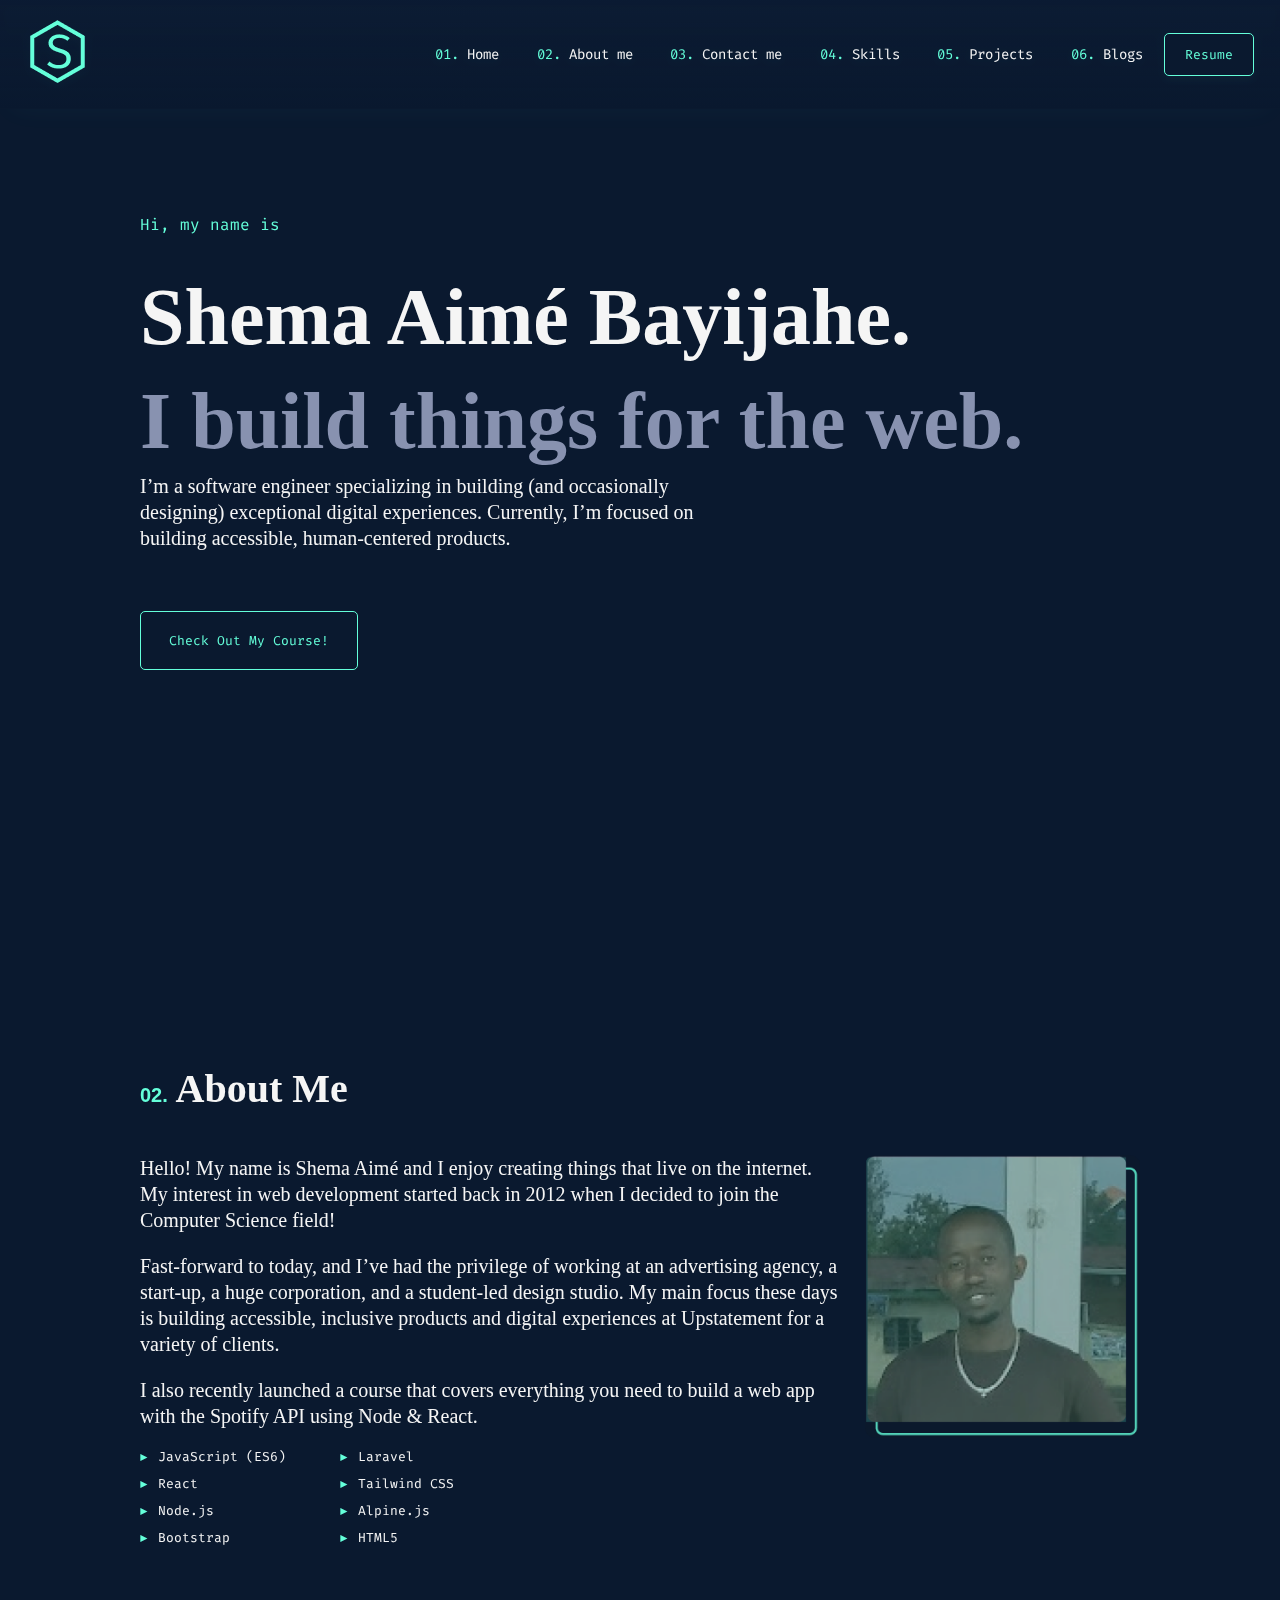
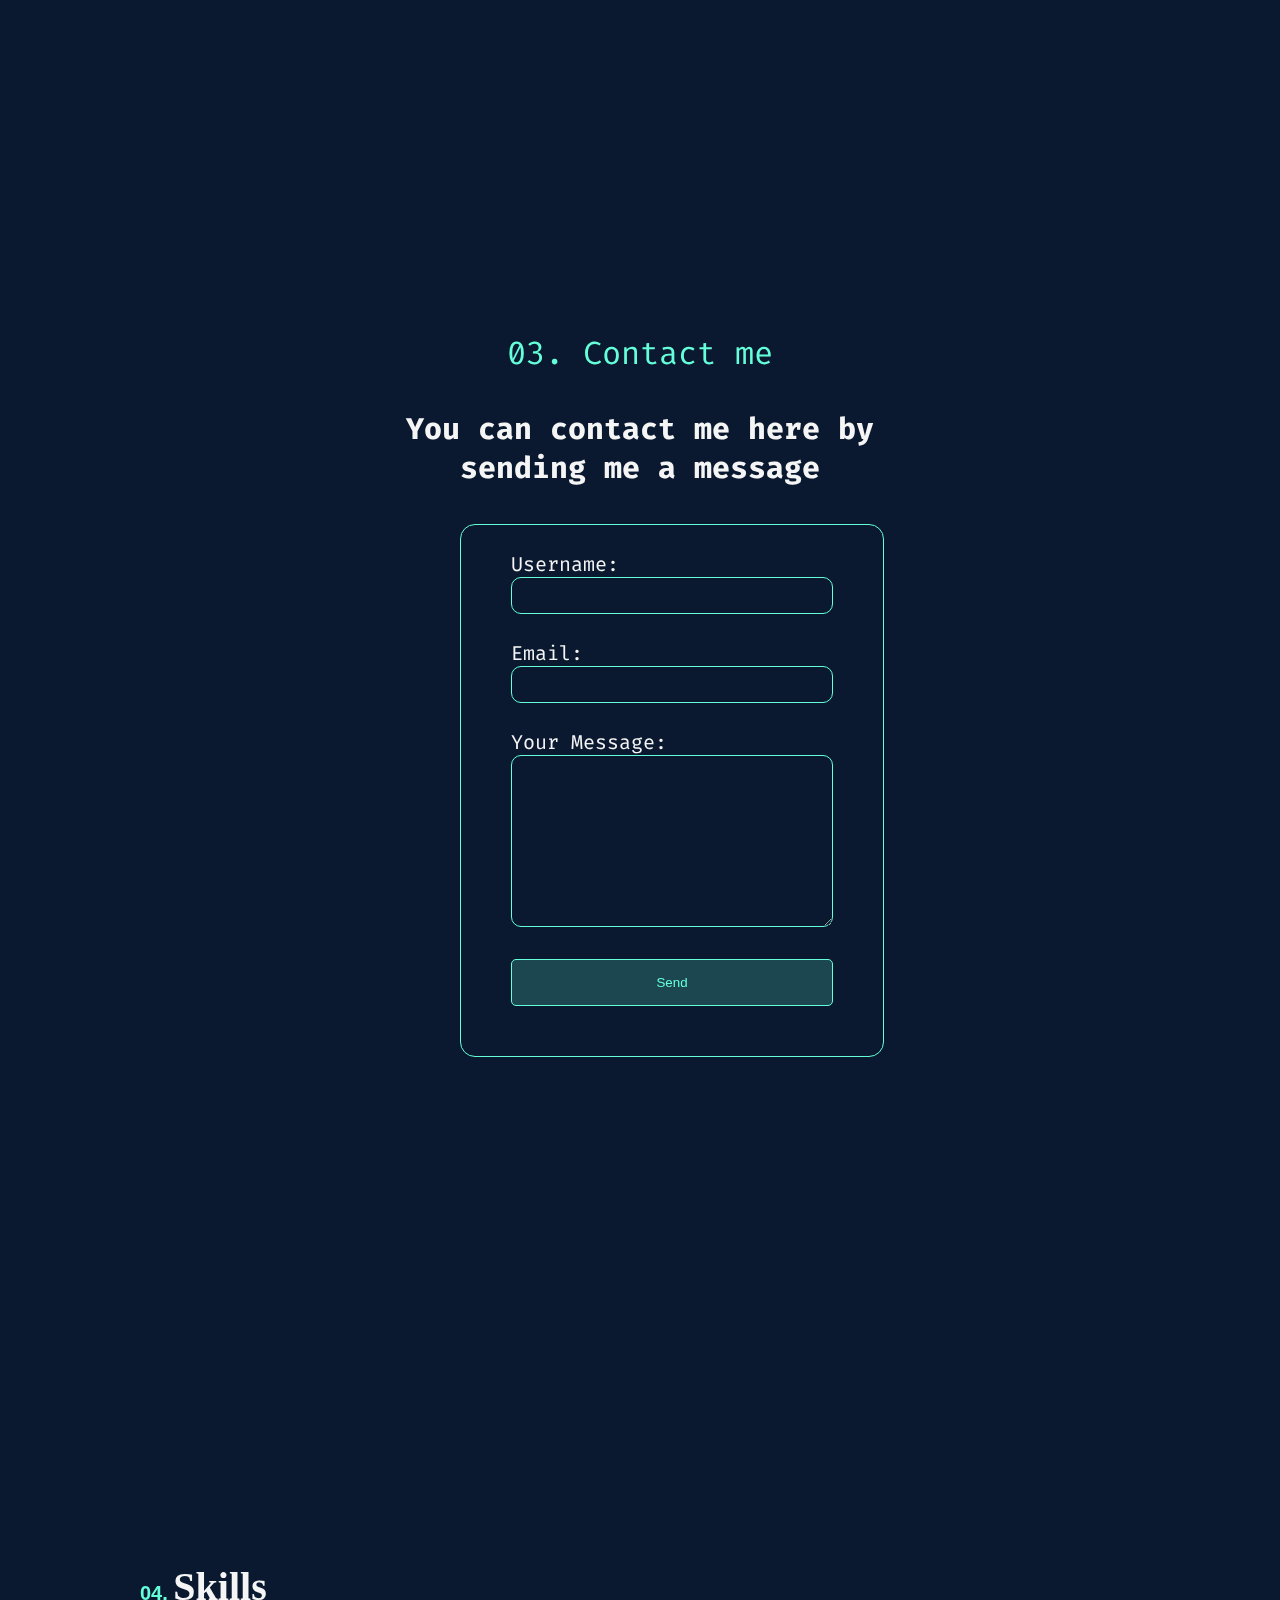
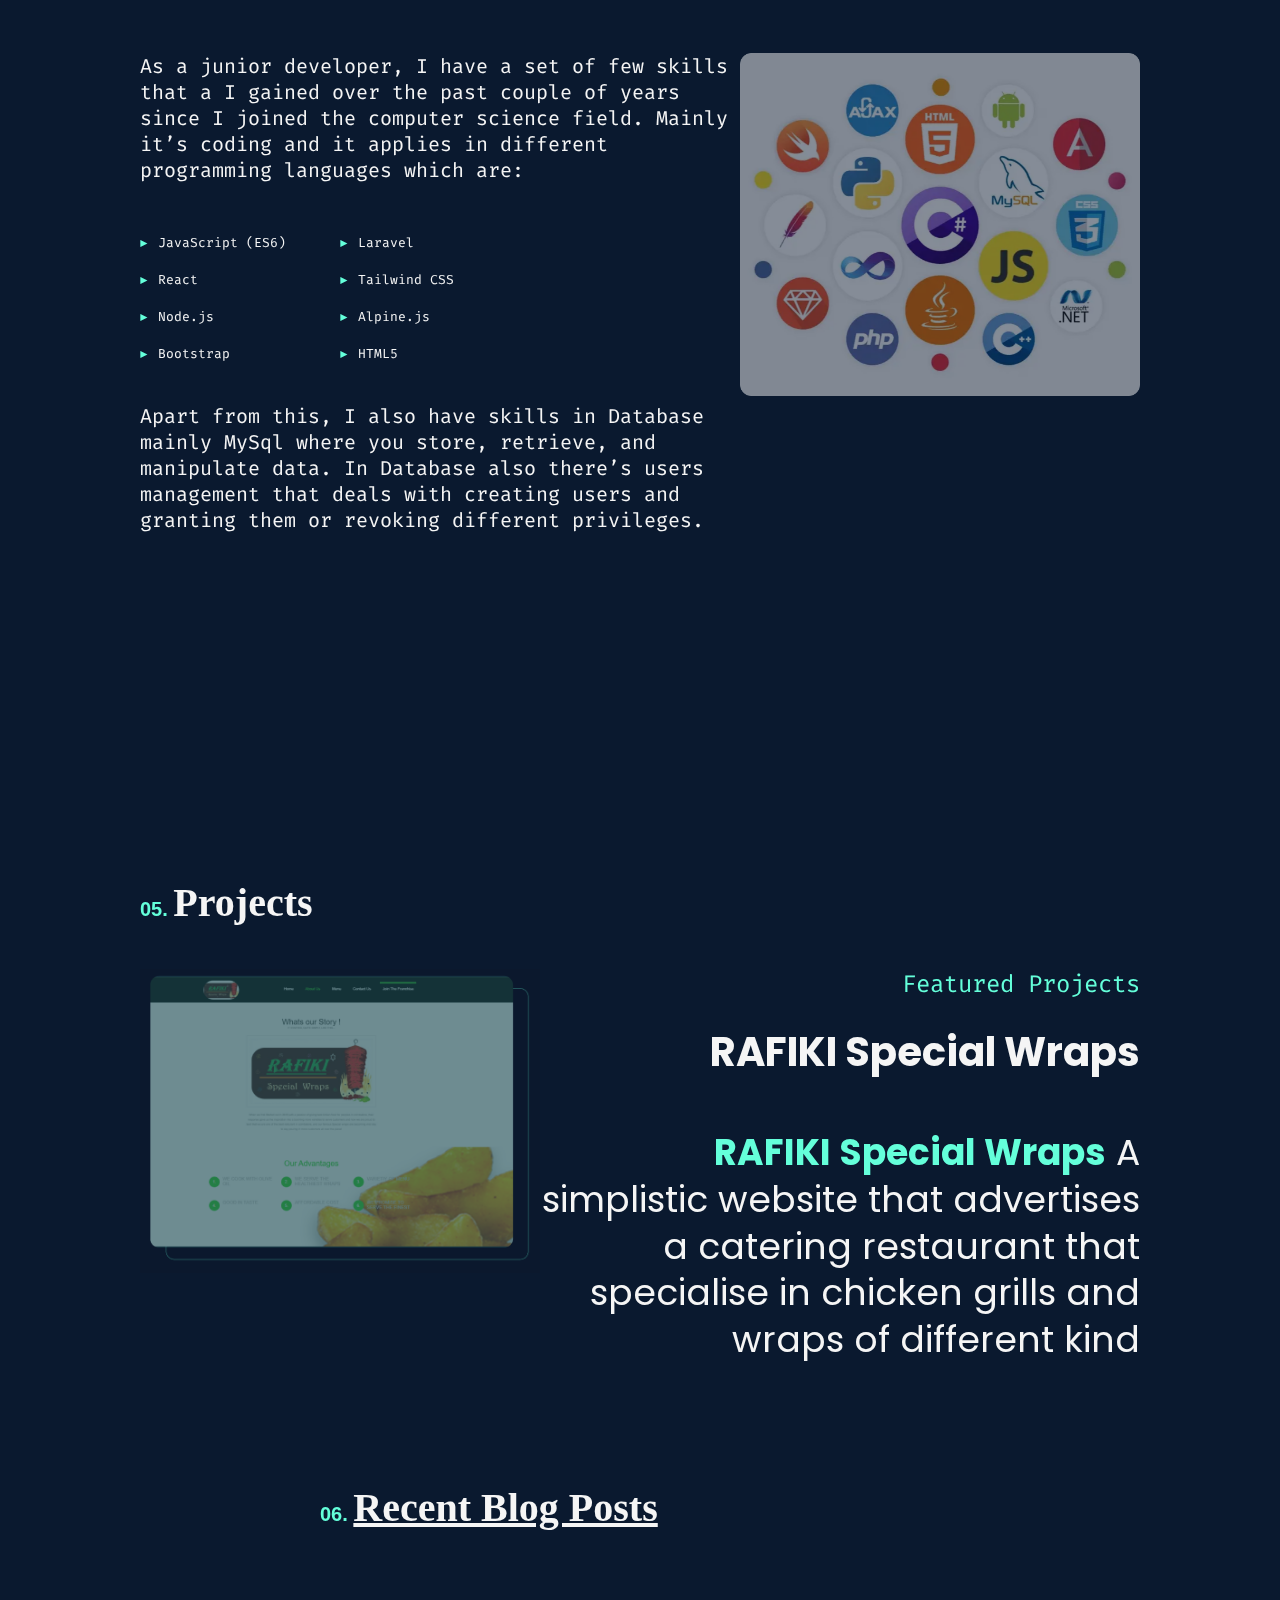
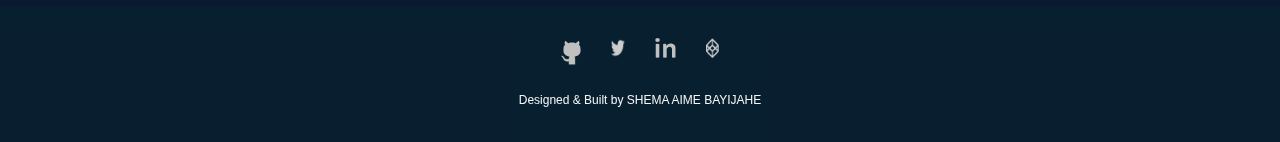
<file: index.html>
<!DOCTYPE html>
<html lang="en">

<head>
    <meta charset="UTF-8" />
    <meta name="viewport" content="width=device-width, initial-scale=1.0" />
    <meta http-equiv="X-UA-Compatible" content="ie=edge" />

    <title>SHEMA AIME BAYIJAHE</title>
    <meta name="description" content="My personal portfolio">
    <link rel="icon" href="img/Logo.png" type="image/gif" sizes="16x16">


    <!-- CSS -->
    <link rel="stylesheet" href="css/css.css">
    <link rel="stylesheet" href="css/menu.css">
    <link rel="stylesheet" href="css/styles.css">
</head>

<body>

    <div id="wrapper">
        <div id="social-icons-fixed-bar-container">
            <ul class="social-icon-list">
                <li class="social-icon">
                    <a href="https://www.github.com/Shemsonex" target="_blank" rel="noopener">                      
                        <img src="img/github.png" alt="github" height="30px;">
                    </a>
                </li>
                <li class="social-icon">
                    <a href="" target="_blank" rel="noopener">
                        <img src="img/twitter 1.png" alt="Twitter" height="20px;">
                    </a>
                </li>
                <li class="social-icon">
                    <a href="https://www.linkedin.com/in/shema-aim%C3%A9-bayijahe-a5043217b/" target="_blank" rel="noopener">
                        <img src="img/in.png" alt="LinkedIn" height="20px;">
                    </a>
                </li>
                <li class="social-icon">
                    <a href="https://codepen.io/your-work" target="_blank" rel="noopener">
                        <img src="img/codepen-icon-svgrepo-com 1.png" alt="CodePen" height="20px;">
                    </a>
                </li>
            </ul>
        </div>
        <div id="email-fixed-bar-container">
            <div id="fixed-bar-email-link">
                <a href="mailto:shemsonex@gmail.com" target="_blank">shemsonex@gmail.com</a>
            </div>
        </div>
        <div class="container">
            <nav>
                <div class="navContainer">
                    <a href="login.html" rel="noopener" name="Home">
                        <img src="img/Logo.png" alt="Logo">
                    </a>
                    <div id="navLinks">
                        <a class="navLink" data-id="home-section"><span class="numbering">01. </span>Home</a>
                        <a class="navLink" data-id="about-section"><span class="numbering">02. </span>About me</a>
                        <a class="navLink" data-id="contact-section"><span class="numbering">03. </span>Contact me</a>
                        <a class="navLink" data-id="experience-section"><span class="numbering">04. </span>Skills</a>
                        <a class="navLink" data-id="projects-section"><span class="numbering">05. </span>Projects</a>
                        <a class="navLink" data-id="recentBlogs"><span class="numbering">06. </span>Blogs</a>
                        <a href="img/resume.PNG" target="_blank">
                            <button class="resume" name="Resume">Resume</button>
                        </a>
                        <button id="mobile-menu-button" class="hamburger hamburger--spin" type="button" name="Menu">
                            <span class="hamburger-box">
                                <span class="hamburger-inner"></span>
                            </span>
                        </button>
                    </div>
                </div>
                <div id="mobile-nav-wrapper">
                    <aside>
                        <div id="mobile-nav-tap-close-background"></div>
                        <div class="mobile-nav-container">
                            <ol>
                                <li>
                                    <a class="mobile-nav-link" href="#home-section">
                                        <span class="mobile-nav-section-numbers">01.</span>
                                        <br />
                                        Home
                                    </a>
                                </li>
                                <li>
                                    <a class="mobile-nav-link" href="#about-section"><span
                                            class="mobile-nav-section-numbers">02.</span>
                                        <br />About me</a>
                                </li>
                                
                                <li>
                                    <a class="mobile-nav-link" href="#contact-section"><span
                                            class="mobile-nav-section-numbers">03.</span>
                                        <br />Contact me</a>
                                </li>
                                <li>
                                    <a class="mobile-nav-link" href="#experience-section"><span
                                            class="mobile-nav-section-numbers">04.</span>
                                        <br />Skills</a>
                                </li>
                                <li>
                                    <a class="mobile-nav-link" href="#projects-section"><span
                                            class="mobile-nav-section-numbers">05.</span>
                                        <br />Projects</a>
                                </li>
                                <li>
                                    <a class="mobile-nav-link" href="#recentBlogs"><span
                                            class="mobile-nav-section-numbers">06.</span>
                                        <br />Blogs</a>
                                </li>
                            </ol>
                            <a href="img/resume.PNG" target="_blank"><button
                                    class="mobile-nav-link mobile-nav-button" name="Resume">Resume</button>
                            </a>
                        </div>
                    </aside>
                </div>
            </nav>
            <section id="home-section">
                <span class="greeting">Hi, my name is</span>
                <h1 class="greeting-name">Shema Aimé Bayijahe.</h1>
                <h2 class="greeting-stmt"><b>I build things for the web.</b></h2>
                <span class="greeting-text">I’m a software engineer specializing in building (and occasionally designing) exceptional digital experiences. Currently, I’m focused on building accessible, human-centered products.</span>                    
                    <button class="contactme" name="Contact Me">
                        <a href="mailto:shemsonex@gmail.com" target="_blank">
                            Check Out My Course!
                        </a>
                    </button>

            </section>
            <section id="about-section"><br><br><br>
                <h3 class="section-headline"><span class="section-number">02.</span> About Me</h3>
                <div id="about-content">
                    <div class="innerdiv">
                        <p>
                            Hello! My name is Shema Aimé and I enjoy creating things that live on the internet. My interest in web development started back in 2012 when I decided to join the Computer Science field!
                        </p>
                        <p>
                            Fast-forward to today, and I’ve had the privilege of working at an advertising agency, a start-up, a huge corporation, and a student-led design studio. My main focus these days is building accessible, inclusive products and digital experiences at Upstatement for a variety of clients.
                        </p>
                        <p>
                            I also recently launched a course that covers everything you need to build a web app with the Spotify API using Node & React.
                        </p>
                        <ul class="skills-list">
                            <li>JavaScript (ES6)</li>
                            <li>Laravel </li>
                            <li>React</li>
                            <li>Tailwind CSS</li>
                            <li>Node.js</li>
                            <li>Alpine.js</li>
                            <li>Bootstrap</li>
                            <li>HTML5</li>
                        </ul>
                    </div>
                    <div class="imgcontainer">                                               
                        <img src="img/me.PNG" alt="SHEMA AIME BAYIJAHE" class="p-img">                            
                    </div>
                </div>
            </section>
            <section id="contact-section">
                <h3 class="contact-section-title">03. Contact me</h3>
                <h4 class="contact-subtitle">You can contact me here by sending me a message</h4>             
                <div class="contact-content">
                    <div class="contact-card">                        
                        <!-- <h1 style="text-align: center;font-weight: bold;text-decoration: underline;padding: 30px 0px;"><b>Login Here</b></h1> -->
                        <br>
                        <form action="" onsubmit="myform(e)">
                            <div>
                                <label for="username">Username:</label><br>
                                <input type="text" class="formInput">
                            </div><br>
                            <div>
                                <label for="email">Email:</label><br>
                                <input type="text" class="formInput">
                            </div><br>
                            <div>
                                <label for="message">Your Message:</label><br>
                                <!-- <input type="text" class="formInput"> -->
                                <textarea name="message" class="formInput" cols="40" rows="10"></textarea>
                            </div>
                            <div> <br>                        
                                <input type="submit" class="loginbtn" value="Send">
                            </div>        
                        </form>                
                    </div>
                </div>
                <!-- <a href="mailto:shemsonex@gmail.com" target="_blank">
                    <button class="contactme" name="Contact Me">
                        <b>Say Hello !!!</b>
                    </button>
                </a> -->
            </section>
            <section id="experience-section"><br><br><br>
                <h3 class="section-headline"><span class="section-number">04. </span> Skills</h3>
                <div class="experience-content">
                    <div class="skills-cont">
                    <p>
                        As a junior developer, I have a set of few skills that a I gained over the past couple of years since I joined the computer science field. Mainly it’s coding and it applies in different programming languages which are:
                    </p>
                    <br><br>
                    <ul class="skills-list2">
                        <li>JavaScript (ES6)</li>
                        <li>Laravel </li>
                        <li>React</li>
                        <li>Tailwind CSS</li>
                        <li>Node.js</li>
                        <li>Alpine.js</li>
                        <li>Bootstrap</li>
                        <li>HTML5</li>
                    </ul>
                    <p>
                        Apart from this, I also have skills in Database mainly MySql where you store, retrieve, and manipulate data.
                        In Database also there’s users management that deals with creating users and granting them or revoking different privileges.
                    </p>
                    </div>
                    <div class="skills-img">
                        <img src="img/skills.png" alt="skills" class="imgskill">
                    </div>
                </div>
            </section>
            <section id="projects-section">
                <h3 class="section-headline"><span class="section-number">05. </span> Projects</h3>
                <div class="projects-content">
                    <div class="project-img">
                        <img src="img/project.PNG" alt="projects" class="imgprojects">
                    </div>
                    <div class="projects-cont">
                        <h1>Featured Projects</h1><br>
                        <h2>RAFIKI Special Wraps</h2><br><br>
                        <p>
                            <a href="https://s3efzwlgn3y8onmzdw20qq.on.drv.tw/www.rafikispecialwraps.com/about.html" target="_blank"><b>RAFIKI Special Wraps</b></a> A simplistic website that advertises a catering restaurant that specialise in chicken grills and wraps of different kind
                        </p>
                    </div>
                </div>
            </section>
            <section id="recentBlogs">
                <div class="recentBlog"><br><br>
                    <div class="recentBlogTitle">
                        <h3 class="section-headline"><span class="section-number">06. </span> <u>Recent Blog Posts</u></h3>
                     </div>
                     <div class="blogs" id="blogs">                        
                        <!-- <div id="blog-card" class="blog-card"><a href="singleblog.html">                          
                                <img id="img" src="img/blogs/a.png" alt="" class="imgblogs">                            
                                    <p id="blogTitle">Visiting Mystic Hot Springs in the Winter .</p> </a>                               
                        </div>
                                           
                        <div class="blog-card"><a href="singleblog.html">
                                <img src="img/blogs/b.png" alt="" class="imgblogs">                            
                                    <p id="blogTitle">5 Day Winter Itinerary ; Visiting Southern Utah with Kids</p> </a>
                        </div>
                                      
                        <div class="blog-card"><a href="singleblog.html">                           
                                <img src="img/blogs/c.png" alt="" class="imgblogs">                            
                                    <p id="blogTitle">The best time to visit Zion National Park</p></a>
                        </div> -->
                     </div>

                     <div class="blogs">
                        <!-- <div class="blog-card"><a href="singleblog.html">                          
                            <img src="img/blogs/d.png" alt="" class="imgblogs">                            
                                <p id="blogTitle">Explore Hidden Slot Canyons When Visiting Zion - Go Canyoneering!</p> </a>
                        </div>

                        <div class="blog-card"><a href="singleblog.html">                          
                            <img src="img/blogs/e.png" alt="" class="imgblogs">                            
                                <p id="blogTitle">Small Town Big Adventure - A Guide To Visiting Hurricane, UT</p> </a>
                        </div>

                        <div class="blog-card"><a href="singleblog.html">                          
                            <img src="img/blogs/f.png" alt="" class="imgblogs">                            
                                <p id="blogTitle">10 Epic Spots For Landscape Photography In Zion National Park</p> </a>
                        </div> -->
                     </div>
            
                
                
                               
            </section>            
            <footer>
                <div id="social-icons-footer">
                    <ul class="social-icon-list-footer">
                        <li>
                            <a href="https://www.github.com/Shemsonex" target="_blank" rel="noopener">
                                <img src="img/github.png" alt="github" height="30px;">
                            </a>
                        </li>
                        <li>
                            <a href="" target="_blank" rel="noopener">
                                <img src="img/twitter 1.png" alt="Twitter" height="20px;">
                            </a>
                        </li>
                        <li>
                            <a href="https://www.linkedin.com/in/shema-aim%C3%A9-bayijahe-a5043217b/" target="_blank" rel="noopener">
                                <img src="img/in.png" alt="LinkedIn" height="20px;">
                            </a>
                        </li>
                        <li>
                            <a href="https://codepen.io/your-work" target="_blank" rel="noopener">
                                <img src="img/codepen-icon-svgrepo-com 1.png" alt="CodePen" height="20px;">
                            </a>
                        </li>
                    </ul>
                </div>
                <a href="https://github.com/Shemsonex" target="_blank" rel="noopener">Designed & Built by
                    SHEMA AIME BAYIJAHE</a>
            </footer>
        </div>
    </div>

    <script src="js/script.js"></script>
</body>

</html>
</file>
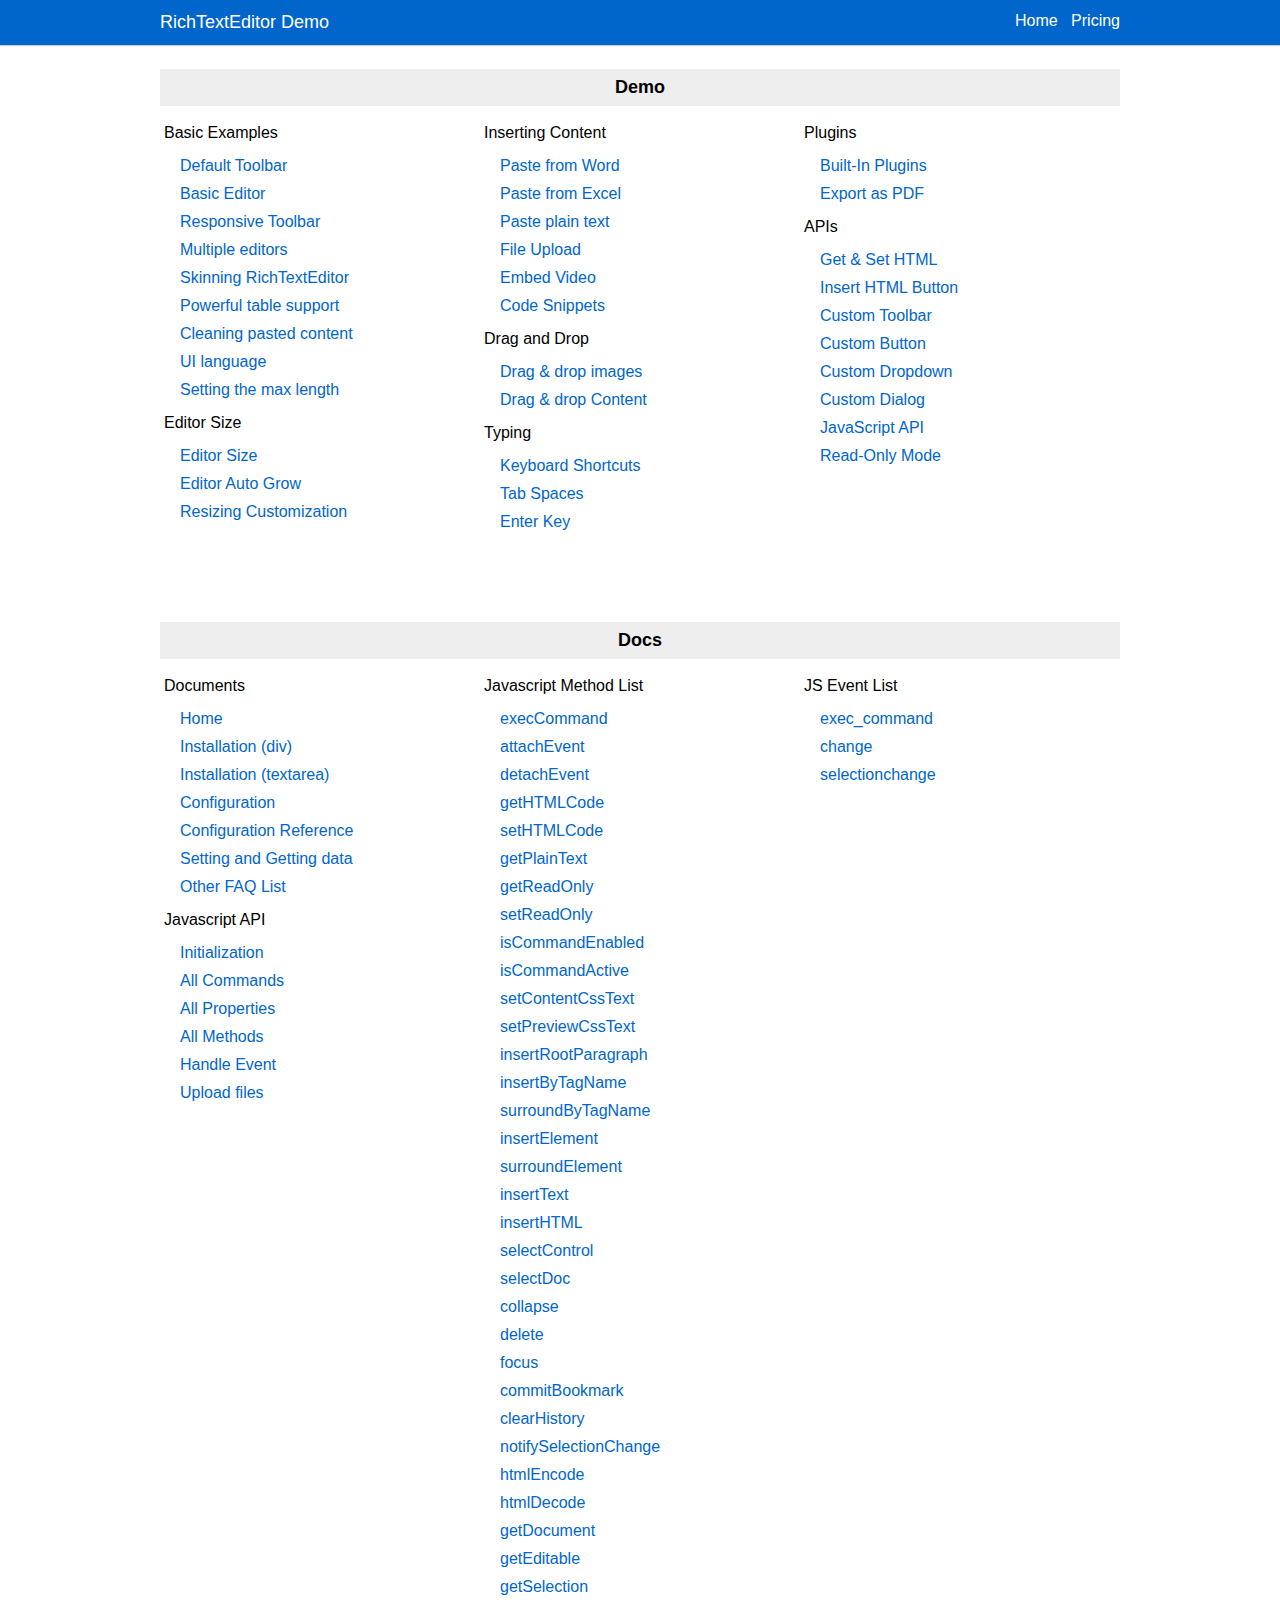
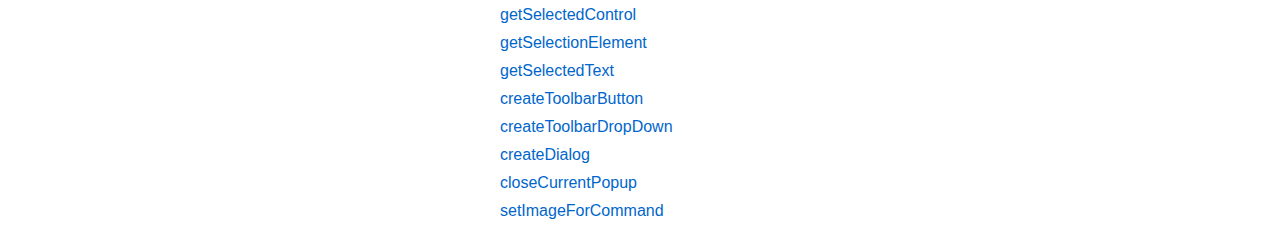
<file: richtexteditor/docs/index.html>
﻿<!DOCTYPE html>

<html lang="en" xmlns="http://www.w3.org/1999/xhtml" style="display:flex;height:100%;flex-direction:column;">
<head>
	<meta charset="utf-8" />
	<title>RichTextEditor Demo</title>
	<link rel="stylesheet" href="res/style.css" />
	<base target="_blank" />
</head>
<body style="padding-bottom:3px;">
	<div class="topbanner">
		<div style="align-self:stretch;width:960px;display:flex; flex-direction: row;">
			<div style="flex:99999">
				<label>RichTextEditor Demo</label>
			</div>
			<div>
				<a target="_blank" href="https://richtexteditor.com/">Home</a>
				&nbsp;
				<a target="_blank" href="https://richtexteditor.com/pricing.aspx">Pricing</a>
			</div>
		</div>
	</div>
	<div style="margin: auto; padding: 12px 6px 36px; max-width: 960px;">
		<div class='navfoldercontainer'><div class='navfolder'>Demo</div><div class='navfolderitems navfolderdemos'><div class='navgroupcontainer'><div class='navgroup'>Basic Examples</div><div class='navitem'><a href='demos/default.html'>Default Toolbar</a></div><div class='navitem'><a href='demos/basic_editor.html'>Basic Editor</a></div><div class='navitem'><a href='demos/responsive.html'>Responsive Toolbar</a></div><div class='navitem'><a href='demos/multiple-editors.html'>Multiple editors</a></div><div class='navitem'><a href='demos/skinning_editor.html'>Skinning RichTextEditor</a></div><div class='navitem'><a href='demos/table-support.html'>Powerful table support</a></div><div class='navitem'><a href='demos/clean-code-on-paste.html'>Cleaning pasted content</a></div><div class='navitem'><a href='demos/localization.html'>UI language</a></div><div class='navitem'><a href='demos/maxlength.html'>Setting the max length</a></div></div><div class='navgroupcontainer'><div class='navgroup'>Editor Size</div><div class='navitem'><a href='demos/editorsize.html'>Editor Size</a></div><div class='navitem'><a href='demos/autogrow.html'>Editor Auto Grow</a></div><div class='navitem'><a href='demos/resize.html'>Resizing Customization</a></div></div><div class='navgroupcontainer'><div class='navgroup'>Inserting Content</div><div class='navitem'><a href='demos/pastefromword.html'>Paste from Word</a></div><div class='navitem'><a href='demos/pastefromexcel.html'>Paste from Excel</a></div><div class='navitem'><a href='demos/plain-paste.html'>Paste plain text</a></div><div class='navitem'><a href='demos/fileupload.html'>File Upload</a></div><div class='navitem'><a href='demos/embedvideo.html'>Embed Video</a></div><div class='navitem'><a href='demos/codesnippets.html'>Code Snippets</a></div></div><div class='navgroupcontainer'><div class='navgroup'>Drag and Drop</div><div class='navitem'><a href='demos/drag-and-drop-images.html'>Drag & drop images</a></div><div class='navitem'><a href='demos/drag-and-drop-content.html'>Drag & drop Content</a></div></div><div class='navgroupcontainer'><div class='navgroup'>Typing</div><div class='navitem'><a href='demos/shortcuts.html'>Keyboard Shortcuts</a></div><div class='navitem'><a href='demos/tabspaces.html'>Tab Spaces</a></div><div class='navitem'><a href='demos/enterkey.html'>Enter Key</a></div></div><div class='navgroupcontainer'><div class='navgroup'>Plugins</div><div class='navitem'><a href='demos/built-in-plugins.html'>Built-In Plugins</a></div><div class='navitem'><a href='demos/export-pdf.html'>Export as PDF</a></div></div><div class='navgroupcontainer'><div class='navgroup'>APIs</div><div class='navitem'><a href='demos/getHTML.html'>Get & Set HTML</a></div><div class='navitem'><a href='demos/insert-html.html'>Insert HTML Button</a></div><div class='navitem'><a href='demos/custom_toolbar.html'>Custom Toolbar</a></div><div class='navitem'><a href='demos/custom_button.html'>Custom Button</a></div><div class='navitem'><a href='demos/custom_dropdown.html'>Custom Dropdown</a></div><div class='navitem'><a href='demos/custom_dialog.html'>Custom Dialog</a></div><div class='navitem'><a href='demos/javascript_api.html'>JavaScript API</a></div><div class='navitem'><a href='demos/readonly.html'>Read-Only Mode</a></div></div></div></div><div class='navfoldercontainer'><div class='navfolder'>Docs</div><div class='navfolderitems navfolderdocs'><div class='navgroupcontainer'><div class='navgroup'>Documents</div><div class='navitem'><a href='docs/default.html'>Home</a></div><div class='navitem'><a href='docs/install_div.html'>Installation (div)</a></div><div class='navitem'><a href='docs/install_textarea.html'>Installation (textarea)</a></div><div class='navitem'><a href='docs/configuration.html'>Configuration</a></div><div class='navitem'><a href='docs/configuration-reference.html'>Configuration Reference</a></div><div class='navitem'><a href='docs/get-the-html-content-of-rte.html'>Setting and Getting data</a></div><div class='navitem'><a href='docs/faq_others.html'>Other FAQ List</a></div></div><div class='navgroupcontainer'><div class='navgroup'>Javascript API</div><div class='navitem'><a href='docs/initialization.html'>Initialization</a></div><div class='navitem'><a href='docs/cmd_allcommands.html'>All Commands</a></div><div class='navitem'><a href='docs/jsapi_allproperties.html'>All Properties</a></div><div class='navitem'><a href='docs/jsapi_allmethods.html'>All Methods</a></div><div class='navitem'><a href='docs/runjsevent.html'>Handle Event</a></div><div class='navitem'><a href='docs/uploadfiles.html'>Upload files</a></div></div><div class='navgroupcontainer'><div class='navgroup'>Javascript Method List</div><div class='navitem'><a href='docs/jsapi_execCommand.html'>execCommand</a></div><div class='navitem'><a href='docs/jsapi_attachEvent.html'>attachEvent</a></div><div class='navitem'><a href='docs/jsapi_detachEvent.html'>detachEvent</a></div><div class='navitem'><a href='docs/jsapi_getHTMLCode.html'>getHTMLCode</a></div><div class='navitem'><a href='docs/jsapi_setHTMLCode.html'>setHTMLCode</a></div><div class='navitem'><a href='docs/jsapi_getPlainText.html'>getPlainText</a></div><div class='navitem'><a href='docs/jsapi_getReadOnly.html'>getReadOnly</a></div><div class='navitem'><a href='docs/jsapi_setReadOnly.html'>setReadOnly</a></div><div class='navitem'><a href='docs/jsapi_isCommandEnabled.html'>isCommandEnabled</a></div><div class='navitem'><a href='docs/jsapi_isCommandActive.html'>isCommandActive</a></div><div class='navitem'><a href='docs/jsapi_setContentCssText.html'>setContentCssText</a></div><div class='navitem'><a href='docs/jsapi_setPreviewCssText.html'>setPreviewCssText</a></div><div class='navitem'><a href='docs/jsapi_insertRootParagraph.html'>insertRootParagraph</a></div><div class='navitem'><a href='docs/jsapi_insertByTagName.html'>insertByTagName</a></div><div class='navitem'><a href='docs/jsapi_surroundByTagName.html'>surroundByTagName</a></div><div class='navitem'><a href='docs/jsapi_insertElement.html'>insertElement</a></div><div class='navitem'><a href='docs/jsapi_surroundElement.html'>surroundElement</a></div><div class='navitem'><a href='docs/jsapi_insertText.html'>insertText</a></div><div class='navitem'><a href='docs/jsapi_insertHTML.html'>insertHTML</a></div><div class='navitem'><a href='docs/jsapi_selectControl.html'>selectControl</a></div><div class='navitem'><a href='docs/jsapi_selectDoc.html'>selectDoc</a></div><div class='navitem'><a href='docs/jsapi_collapse.html'>collapse</a></div><div class='navitem'><a href='docs/jsapi_delete.html'>delete</a></div><div class='navitem'><a href='docs/jsapi_focus.html'>focus</a></div><div class='navitem'><a href='docs/jsapi_commitBookmark.html'>commitBookmark</a></div><div class='navitem'><a href='docs/jsapi_clearHistory.html'>clearHistory</a></div><div class='navitem'><a href='docs/jsapi_notifySelectionChange.html'>notifySelectionChange</a></div><div class='navitem'><a href='docs/jsapi_htmlEncode.html'>htmlEncode</a></div><div class='navitem'><a href='docs/jsapi_htmlDecode.html'>htmlDecode</a></div><div class='navitem'><a href='docs/jsapi_getDocument.html'>getDocument</a></div><div class='navitem'><a href='docs/jsapi_getEditable.html'>getEditable</a></div><div class='navitem'><a href='docs/jsapi_getSelection.html'>getSelection</a></div><div class='navitem'><a href='docs/jsapi_getSelectedControl.html'>getSelectedControl</a></div><div class='navitem'><a href='docs/jsapi_getSelectionElement.html'>getSelectionElement</a></div><div class='navitem'><a href='docs/jsapi_getSelectedText.html'>getSelectedText</a></div><div class='navitem'><a href='docs/jsapi_createToolbarButton.html'>createToolbarButton</a></div><div class='navitem'><a href='docs/jsapi_createToolbarDropDown.html'>createToolbarDropDown</a></div><div class='navitem'><a href='docs/jsapi_createDialog.html'>createDialog</a></div><div class='navitem'><a href='docs/jsapi_closeCurrentPopup.html'>closeCurrentPopup</a></div><div class='navitem'><a href='docs/jsapi_setImageForCommand.html'>setImageForCommand</a></div></div><div class='navgroupcontainer'><div class='navgroup'>JS Event List</div><div class='navitem'><a href='docs/event_exec_command.html'>exec_command</a></div><div class='navitem'><a href='docs/event_change.html'>change</a></div><div class='navitem'><a href='docs/event_selectionchange.html'>selectionchange</a></div></div></div></div>
	</div>
	<script src="res/patch.js"></script>
</body>
</html>
</file>
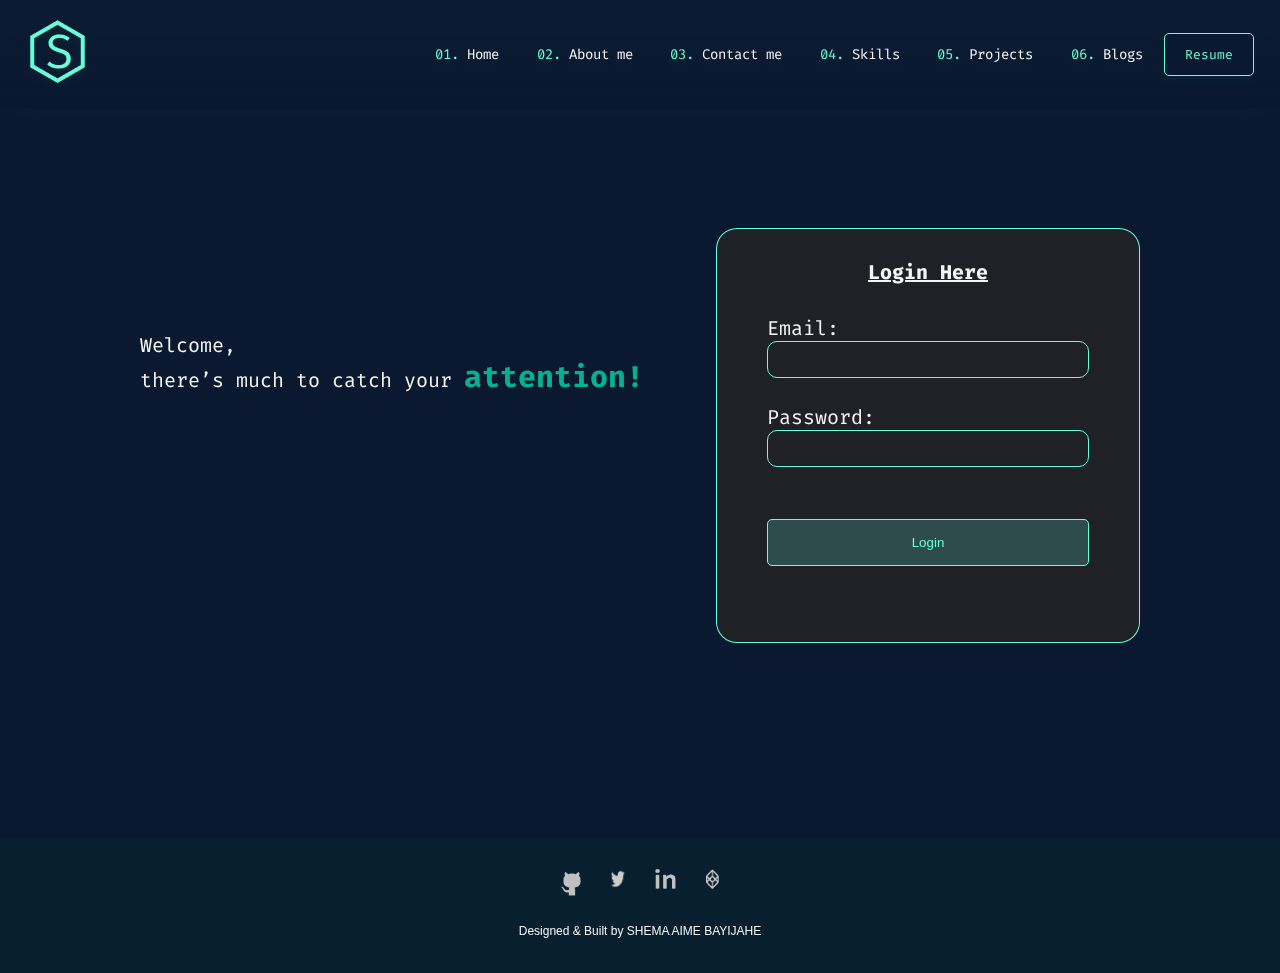
<file: login.html>
<!DOCTYPE html>
<html lang="en">

<head>
    <meta charset="UTF-8" />
    <meta name="viewport" content="width=device-width, initial-scale=1.0" />
    <meta http-equiv="X-UA-Compatible" content="ie=edge" />

    <title>SHEMA AIME BAYIJAHE</title>
    <meta name="description" content="My personal portfolio">
    <link rel="icon" href="img/Logo.png" type="image/gif" sizes="16x16">


    <!-- CSS -->
    <link rel="stylesheet" href="css/css.css">
    <link rel="stylesheet" href="css/menu.css">
    <link rel="stylesheet" href="css/styles.css">
</head>

<body>

    <div id="wrapper">
        <div id="social-icons-fixed-bar-container">
            <ul class="social-icon-list">
                <li class="social-icon">
                    <a href="https://www.github.com/Shemsonex" target="_blank" rel="noopener">                      
                        <img src="img/github.png" alt="github" height="30px;">
                    </a>
                </li>
                <li class="social-icon">
                    <a href="" target="_blank" rel="noopener">
                        <img src="img/twitter 1.png" alt="Twitter" height="20px;">
                    </a>
                </li>
                <li class="social-icon">
                    <a href="https://www.linkedin.com/in/shema-aim%C3%A9-bayijahe-a5043217b/" target="_blank" rel="noopener">
                        <img src="img/in.png" alt="LinkedIn" height="20px;">
                    </a>
                </li>
                <li class="social-icon">
                    <a href="https://codepen.io/your-work" target="_blank" rel="noopener">
                        <img src="img/codepen-icon-svgrepo-com 1.png" alt="CodePen" height="20px;">
                    </a>
                </li>
            </ul>
        </div>
        <div id="email-fixed-bar-container">
            <div id="fixed-bar-email-link">
                <a href="mailto:shemsonex@gmail.com" target="_blank">shemsonex@gmail.com</a>
            </div>
        </div>
        <div class="container">
            <nav>
                <div class="navContainer">
                    <a href="#home-section" rel="noopener" name="Home">
                        <img src="img/Logo.png" alt="Logo">
                    </a>
                    <div id="navLinks">
                        <a class="navLink" href="index.html"><span class="numbering">01. </span>Home</a>
                        <a class="navLink" href="index.html"><span class="numbering">02. </span>About me</a>
                        <a class="navLink" href="index.html"><span class="numbering">03. </span>Contact me</a>
                        <a class="navLink" href="index.html"><span class="numbering">04. </span>Skills</a>
                        <a class="navLink" href="index.html"><span class="numbering">05. </span>Projects</a>
                        <a class="navLink" href="index.html"><span class="numbering">06. </span>Blogs</a>
                        <a href="img/resume.PNG" target="_blank">
                            <button class="resume" name="Resume">Resume</button>
                        </a>
                        <button id="mobile-menu-button" class="hamburger hamburger--spin" type="button" name="Menu">
                            <span class="hamburger-box">
                                <span class="hamburger-inner"></span>
                            </span>
                        </button>
                    </div>
                </div>
                <div id="mobile-nav-wrapper">
                    <aside>
                        <div id="mobile-nav-tap-close-background"></div>
                        <div class="mobile-nav-container">
                            <ol>
                                <li>
                                    <a class="mobile-nav-link" href="#home-section">
                                        <span class="mobile-nav-section-numbers">01.</span>
                                        <br />
                                        Home
                                    </a>
                                </li>
                                <li>
                                    <a class="mobile-nav-link" href="#about-section"><span
                                            class="mobile-nav-section-numbers">02.</span>
                                        <br />About me</a>
                                </li>
                                
                                <li>
                                    <a class="mobile-nav-link" href="#contact-section"><span
                                            class="mobile-nav-section-numbers">03.</span>
                                        <br />Contact me</a>
                                </li>
                                <li>
                                    <a class="mobile-nav-link" href="#experience-section"><span
                                            class="mobile-nav-section-numbers">04.</span>
                                        <br />Skills</a>
                                </li>
                                <li>
                                    <a class="mobile-nav-link" href="#projects-section"><span
                                            class="mobile-nav-section-numbers">05.</span>
                                        <br />Projects</a>
                                </li>
                                <li>
                                    <a class="mobile-nav-link" href="#recentBlogs"><span
                                            class="mobile-nav-section-numbers">06.</span>
                                        <br />Blogs</a>
                                </li>
                            </ol>
                            <a href="img/resume.PNG" target="_blank"><button
                                    class="mobile-nav-link mobile-nav-button" name="Resume">Resume</button>
                            </a>
                        </div>
                    </aside>
                </div>
            </nav>
            <!-- content -->
            <section id="experience-section"><br><br><br>                
                <div class="experience-content">
                    <div class="skills-cont"><br><br><br><br>
                    <p>
                        Welcome,<br>
                        there’s much to catch your <span class="attention">attention!</span>
                    </p>                    
                    </div>
                    <div id="login-card" class="login-card">                        
                        <h1 style="text-align: center;font-weight: bold;text-decoration: underline;padding: 30px 0px;"><b>Login Here</b></h1>
                        <div>
                            <label for="email">Email:</label><br>
                            <input type="text" id="email" class="formInput" value="">
                        </div><br>
                        <div>
                            <label for="email">Password:</label><br>
                            <input type="password" id="password" class="formInput" value="">
                        </div>
                        <div> <br><br>                           
                            <input type="submit" id="loginbtn" class="loginbtn" value="Login">
                        </div><br>
                        <div id="login-msg" style="color:#04f1c6;font-family:'Fira Code',monospace;font-size:16px;text-align:center;"></div>
                    </div>
                </div>
            </section>
            <!-- content -->
            <footer>
                <div id="social-icons-footer">
                    <ul class="social-icon-list-footer">
                        <li>
                            <a href="https://www.github.com/Shemsonex" target="_blank" rel="noopener">
                                <img src="img/github.png" alt="github" height="30px;">
                            </a>
                        </li>
                        <li>
                            <a href="" target="_blank" rel="noopener">
                                <img src="img/twitter 1.png" alt="Twitter" height="20px;">
                            </a>
                        </li>
                        <li>
                            <a href="https://www.linkedin.com/in/shema-aim%C3%A9-bayijahe-a5043217b/" target="_blank" rel="noopener">
                                <img src="img/in.png" alt="LinkedIn" height="20px;">
                            </a>
                        </li>
                        <li>
                            <a href="https://codepen.io/your-work" target="_blank" rel="noopener">
                                <img src="img/codepen-icon-svgrepo-com 1.png" alt="CodePen" height="20px;">
                            </a>
                        </li>
                    </ul>
                </div>
                <a href="https://github.com/Shemsonex" target="_blank" rel="noopener">Designed & Built by
                    SHEMA AIME BAYIJAHE</a>
            </footer>
        </div>
    </div>

<script src="js/script.js"></script>
</body>

</html>
</file>
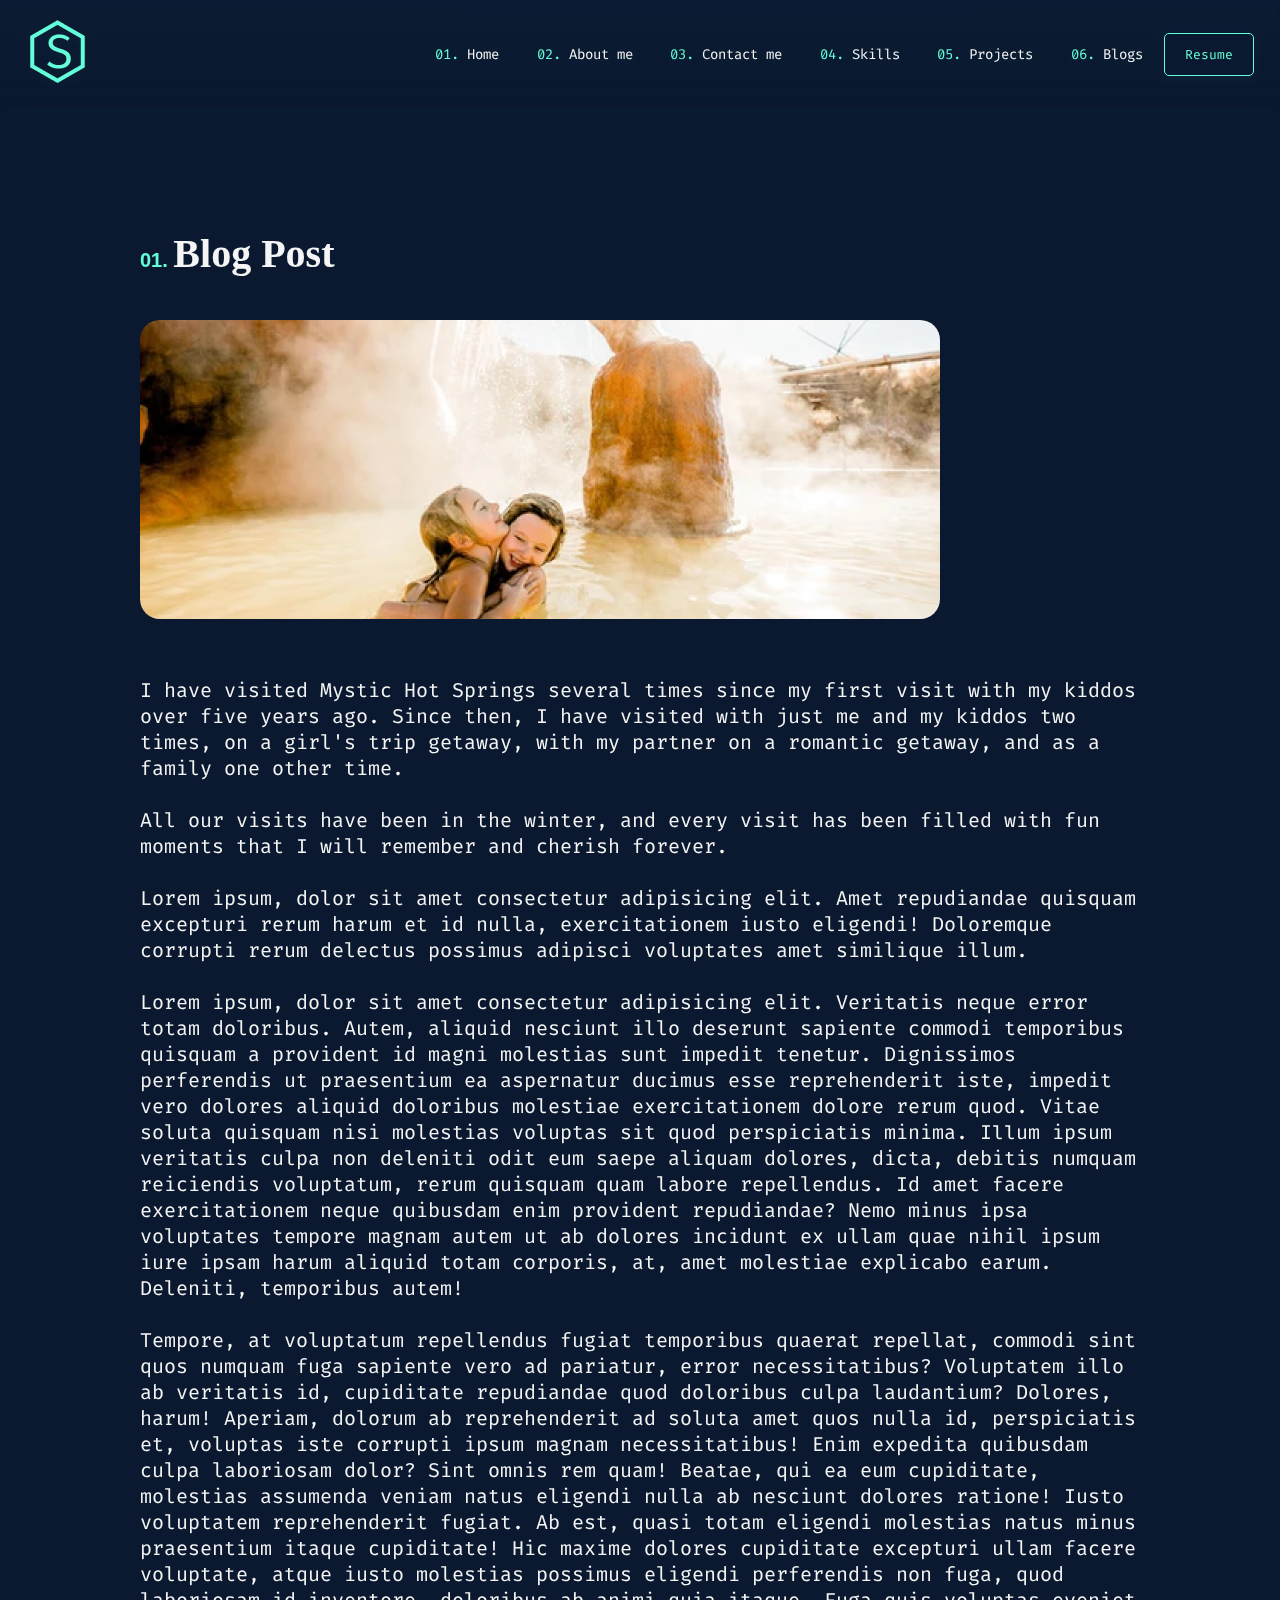
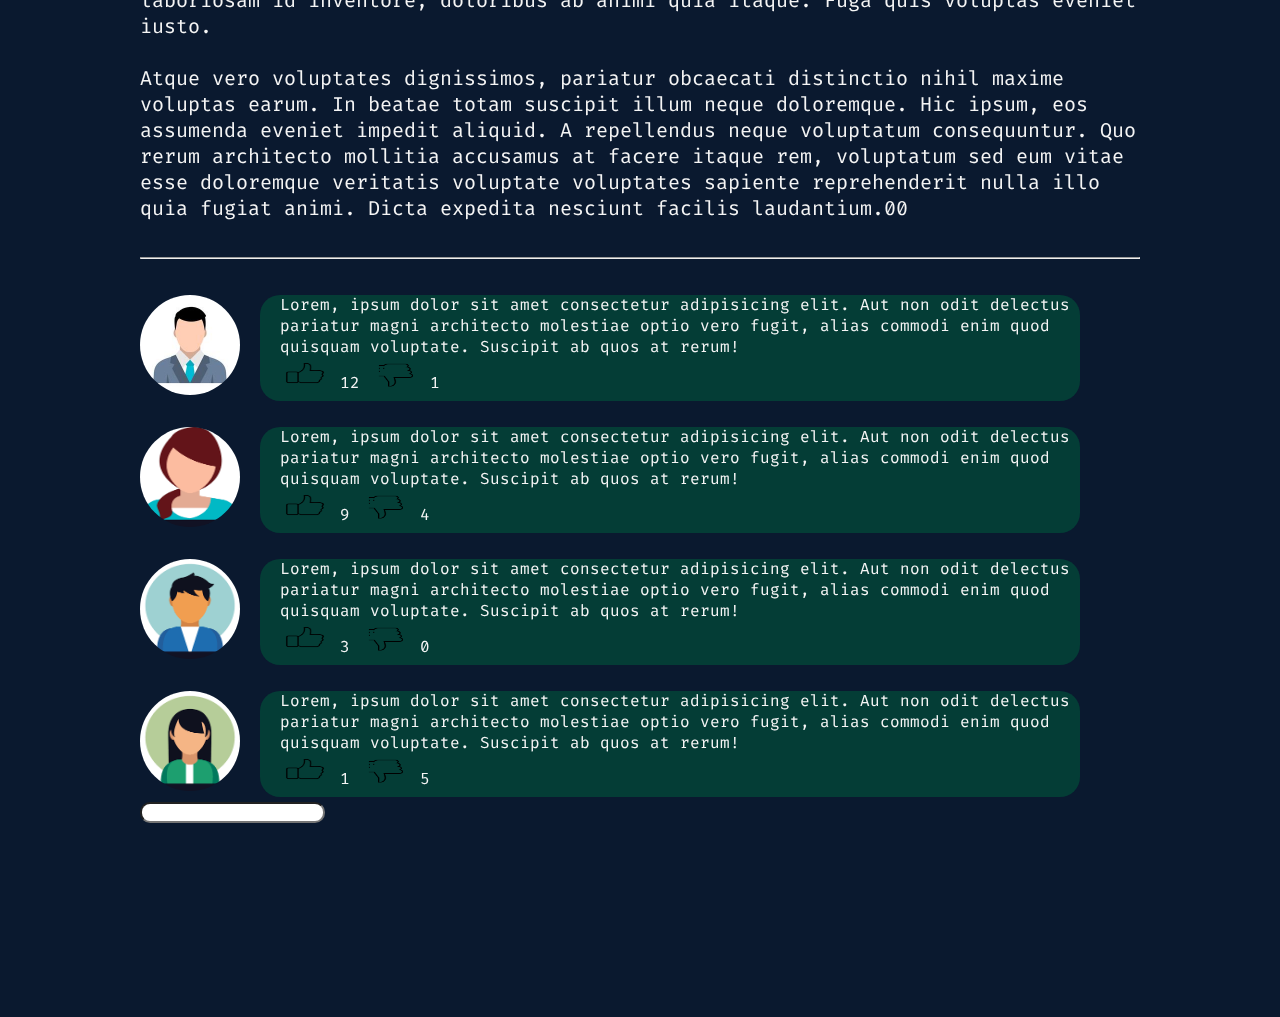
<file: singleblog.html>
<!DOCTYPE html>
<html lang="en">
<head>
    <meta charset="UTF-8">
    <meta http-equiv="X-UA-Compatible" content="IE=edge">
    <meta name="viewport" content="width=device-width, initial-scale=1.0">
    <title>single Blog</title>
    <link rel="stylesheet" href="css/css.css">
    <link rel="stylesheet" href="css/menu.css">
    <link rel="stylesheet" href="css/styles.css">
    <link rel="stylesheet" href="https://fonts.googleapis.com/css2?family=Material+Symbols+Outlined:opsz,wght,FILL,GRAD@20..48,100..700,0..1,-50..200" />
    <link rel="icon" href="img/Logo.png" type="image/gif" sizes="16x16">
</head>
<body>
    <div id="wrapper">
        <div id="social-icons-fixed-bar-container">
            <ul class="social-icon-list">
                <li class="social-icon">
                    <a href="https://www.github.com/Shemsonex" target="_blank" rel="noopener">                      
                        <img src="img/github.png" alt="github" height="30px;">
                    </a>
                </li>
                <li class="social-icon">
                    <a href="" target="_blank" rel="noopener">
                        <img src="img/twitter 1.png" alt="Twitter" height="20px;">
                    </a>
                </li>
                <li class="social-icon">
                    <a href="https://www.linkedin.com/in/shema-aim%C3%A9-bayijahe-a5043217b/" target="_blank" rel="noopener">
                        <img src="img/in.png" alt="LinkedIn" height="20px;">
                    </a>
                </li>
                <li class="social-icon">
                    <a href="https://codepen.io/your-work" target="_blank" rel="noopener">
                        <img src="img/codepen-icon-svgrepo-com 1.png" alt="CodePen" height="20px;">
                    </a>
                </li>
            </ul>
        </div>
        <div id="email-fixed-bar-container">
            <div id="fixed-bar-email-link">
                <a href="mailto:shemsonex@gmail.com" target="_blank">shemsonex@gmail.com</a>
            </div>
        </div>
        <div class="container">
            <nav>
                <div class="navContainer">
                    <a href="#home-section" rel="noopener" name="Home">
                        <img src="img/Logo.png" alt="Logo">
                    </a>
                    <div id="navLinks">
                        <a href="index.html" class="navLink" data-id="home-section"><span class="numbering">01. </span>Home</a>
                        <a href="index.html" class="navLink" data-id="about-section"><span class="numbering">02. </span>About me</a>
                        <a href="index.html" class="navLink" data-id="contact-section"><span class="numbering">03. </span>Contact me</a>
                        <a href="index.html" class="navLink" data-id="experience-section"><span class="numbering">04. </span>Skills</a>
                        <a href="index.html" class="navLink" data-id="projects-section"><span class="numbering">05. </span>Projects</a>
                        <a href="index.html" class="navLink" data-id="recentBlogs"><span class="numbering">06. </span>Blogs</a>
                        <a href="img/resume.PNG" target="_blank">
                            <button class="resume" name="Resume">Resume</button>
                        </a>
                        <button id="mobile-menu-button" class="hamburger hamburger--spin" type="button" name="Menu">
                            <span class="hamburger-box">
                                <span class="hamburger-inner"></span>
                            </span>
                        </button>
                    </div>
                </div>
                <div id="mobile-nav-wrapper">
                    <aside>
                        <div id="mobile-nav-tap-close-background"></div>
                        <div class="mobile-nav-container">
                            <ol>
                                <li>
                                    <a class="mobile-nav-link" href="#home-section">
                                        <span class="mobile-nav-section-numbers">01.</span>
                                        <br />
                                        Home
                                    </a>
                                </li>
                                <li>
                                    <a class="mobile-nav-link" href="#about-section"><span
                                            class="mobile-nav-section-numbers">02.</span>
                                        <br />About me</a>
                                </li>
                                
                                <li>
                                    <a class="mobile-nav-link" href="#contact-section"><span
                                            class="mobile-nav-section-numbers">03.</span>
                                        <br />Contact me</a>
                                </li>
                                <li>
                                    <a class="mobile-nav-link" href="#experience-section"><span
                                            class="mobile-nav-section-numbers">04.</span>
                                        <br />Skills</a>
                                </li>
                                <li>
                                    <a class="mobile-nav-link" href="#projects-section"><span
                                            class="mobile-nav-section-numbers">05.</span>
                                        <br />Projects</a>
                                </li>
                                <li>
                                    <a class="mobile-nav-link" href="#recentBlogs"><span
                                            class="mobile-nav-section-numbers">06.</span>
                                        <br />Blogs</a>
                                </li>
                            </ol>
                            <a href="img/resume.PNG" target="_blank"><button
                                    class="mobile-nav-link mobile-nav-button" name="Resume">Resume</button>
                            </a>
                        </div>
                    </aside>
                </div>
            </nav>
    <section id="experience-section"><br><br><br>
    <h3 class="section-headline"><span class="section-number">01. </span> Blog Post</h3>
            <img src="img/blogs/g.png" alt="skills" class="imgskill2">
                <div class="experience-content">
                    <div class="skills-cont">
                  <br><br>
                   <p> I have visited Mystic Hot Springs several times since my first visit with my kiddos over five years ago. Since then, I have visited with just me and my kiddos two times, on a girl's trip getaway, with my partner on a romantic getaway, and as a family one other time.<br><br>

                    All our visits have been in the winter, and every visit has been filled with fun moments that I will remember and cherish forever.<br><br>
                    
                    Lorem ipsum, dolor sit amet consectetur adipisicing elit. Amet repudiandae quisquam excepturi rerum harum et id nulla, exercitationem iusto eligendi! Doloremque corrupti rerum delectus possimus adipisci voluptates amet similique illum.

                    <br><br>
                    Lorem ipsum, dolor sit amet consectetur adipisicing elit. Veritatis neque error totam doloribus. Autem, aliquid nesciunt illo deserunt sapiente commodi temporibus quisquam a provident id magni molestias sunt impedit tenetur.
                    Dignissimos perferendis ut praesentium ea aspernatur ducimus esse reprehenderit iste, impedit vero dolores aliquid doloribus molestiae exercitationem dolore rerum quod. Vitae soluta quisquam nisi molestias voluptas sit quod perspiciatis minima.
                    Illum ipsum veritatis culpa non deleniti odit eum saepe aliquam dolores, dicta, debitis numquam reiciendis voluptatum, rerum quisquam quam labore repellendus. Id amet facere exercitationem neque quibusdam enim provident repudiandae?
                    Nemo minus ipsa voluptates tempore magnam autem ut ab dolores incidunt ex ullam quae nihil ipsum iure ipsam harum aliquid totam corporis, at, amet molestiae explicabo earum. Deleniti, temporibus autem!<br><br>
                    Tempore, at voluptatum repellendus fugiat temporibus quaerat repellat, commodi sint quos numquam fuga sapiente vero ad pariatur, error necessitatibus? Voluptatem illo ab veritatis id, cupiditate repudiandae quod doloribus culpa laudantium?
                    Dolores, harum! Aperiam, dolorum ab reprehenderit ad soluta amet quos nulla id, perspiciatis et, voluptas iste corrupti ipsum magnam necessitatibus! Enim expedita quibusdam culpa laboriosam dolor? Sint omnis rem quam!
                    Beatae, qui ea eum cupiditate, molestias assumenda veniam natus eligendi nulla ab nesciunt dolores ratione! Iusto voluptatem reprehenderit fugiat. Ab est, quasi totam eligendi molestias natus minus praesentium itaque cupiditate!
                    Hic maxime dolores cupiditate excepturi ullam facere voluptate, atque iusto molestias possimus eligendi perferendis non fuga, quod laboriosam id inventore, doloribus ab animi quia itaque. Fuga quis voluptas eveniet iusto.<br><br>
                    Atque vero voluptates dignissimos, pariatur obcaecati distinctio nihil maxime voluptas earum. In beatae totam suscipit illum neque doloremque. Hic ipsum, eos assumenda eveniet impedit aliquid. A repellendus neque voluptatum consequuntur.
                    Quo rerum architecto mollitia accusamus at facere itaque rem, voluptatum sed eum vitae esse doloremque veritatis voluptate voluptates sapiente reprehenderit nulla illo quia fugiat animi. Dicta expedita nesciunt facilis laudantium.00
                </p>
                    </div>
                   
                </div>
                <br><hr><br>
                <div class="comment-section">
                    <div class="comments">
                        <img src="img/h.jpg" alt="user">
                    </div>
                    <div class="commentText">
                        Lorem, ipsum dolor sit amet consectetur adipisicing elit. Aut non odit delectus pariatur magni architecto molestiae optio vero fugit, alias commodi enim quod quisquam voluptate. Suscipit ab quos at rerum!
                        <div class="likes">
                            <span id="like"><img src="img/blogs/i.png" alt="like"> <span id="num1">12</span></span>
                            <span id="dislike"><img src="img/blogs/j.png" alt="dislike"> <span id="num2">1</span></span>
                        </div>
                    </div>
                    <!-- <input type="text" class="commentText"> -->
                </div>
                <br>
                <div class="comment-section">
                    <div class="comments">
                        <img src="img/n.png" alt="user">
                    </div>
                    <div class="commentText">
                        Lorem, ipsum dolor sit amet consectetur adipisicing elit. Aut non odit delectus pariatur magni architecto molestiae optio vero fugit, alias commodi enim quod quisquam voluptate. Suscipit ab quos at rerum!
                        <div class="likes">
                            <span id="like"><img src="img/blogs/i.png" alt="like"> <span id="num1">9</span></span>
                            <span id="dislike"><img src="img/blogs/j.png" alt="dislike"> <span id="num2">4</span></span>
                        </div>
                    </div>
                    <!-- <input type="text" class="commentText"> -->
                </div>
                <br>
                <div class="comment-section">
                    <div class="comments">
                        <img src="img/l.png" alt="user">
                    </div>
                    <div class="commentText">
                        Lorem, ipsum dolor sit amet consectetur adipisicing elit. Aut non odit delectus pariatur magni architecto molestiae optio vero fugit, alias commodi enim quod quisquam voluptate. Suscipit ab quos at rerum!
                        <div class="likes">
                            <span id="like"><img src="img/blogs/i.png" alt="like"> <span id="num1">3</span></span>
                            <span id="dislike"><img src="img/blogs/j.png" alt="dislike"> <span id="num2">0</span></span>
                        </div>
                    </div>
                    <!-- <input type="text" class="commentText"> -->
                </div>
                <br>
                <div class="comment-section">
                    <div class="comments">
                        <img src="img/m.png" alt="user">
                    </div>
                    <div class="commentText">
                        Lorem, ipsum dolor sit amet consectetur adipisicing elit. Aut non odit delectus pariatur magni architecto molestiae optio vero fugit, alias commodi enim quod quisquam voluptate. Suscipit ab quos at rerum!
                        <div class="likes">
                            <span id="like"><img src="img/blogs/i.png" alt="like"> <span id="num1">1</span></span>
                            <span id="dislike"><img src="img/blogs/j.png" alt="dislike"> <span id="num2">5</span></span>
                        </div>
                    </div>
                </div>
                <input type="text" class="commentarea">
            </section>
        </div>
    </div>  
        
    </main>
    <script src="js/script.js"></script>
</body>
</html>
</file>
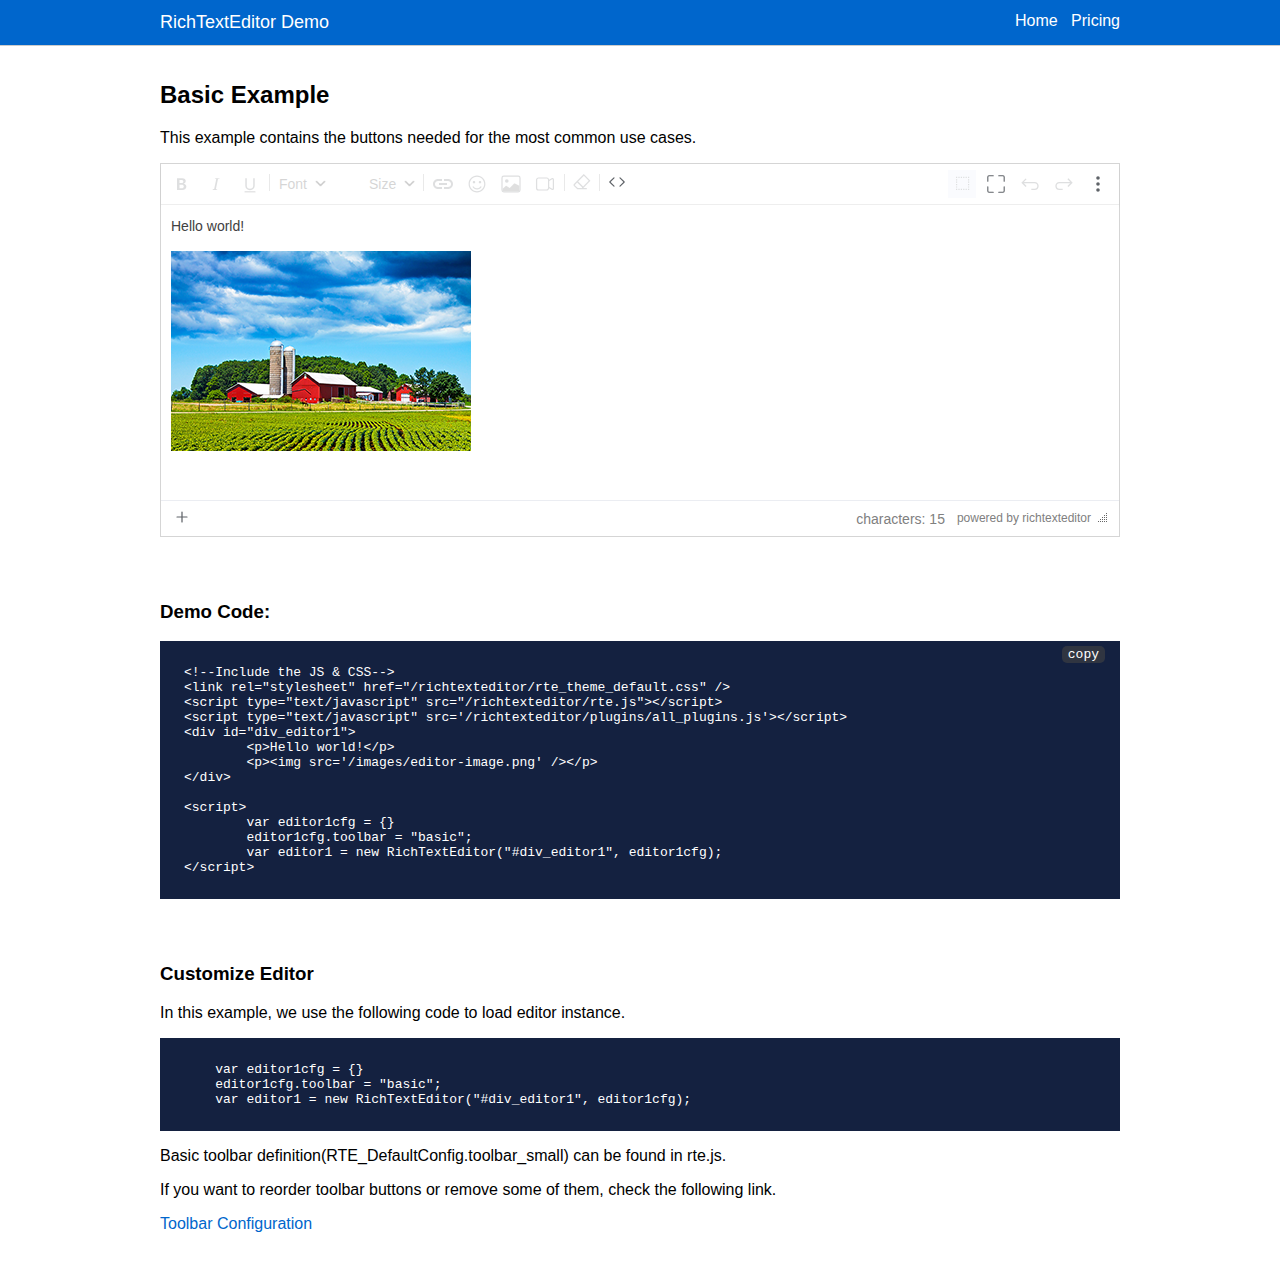
<file: richtexteditor/docs/demos/basic_editor.html>
﻿<!DOCTYPE html>

<html lang="en" xmlns="http://www.w3.org/1999/xhtml" style="display:flex;height:100%;flex-direction:column;">
<head>
	<meta charset="utf-8" />
	<title>Basic Editor</title>
	<base href='../' />
	<link rel="stylesheet" href="res/style.css" />
</head>
<body style="padding-bottom:3px;align-items:center">
	<div class="topbanner">
		<div style="align-self:stretch;width:960px;display:flex; flex-direction: row;">
			<div style="flex:99999">
				<label>RichTextEditor Demo</label>
			</div>
			<div>
				<a target="_blank" href="https://richtexteditor.com/">Home</a>
				&nbsp;
				<a target="_blank" href="https://richtexteditor.com/pricing.aspx">Pricing</a>
			</div>
		</div>
	</div>
	<div style="margin:auto;padding:12px 6px 36px;max-width:960px;">
		
	<h2>Basic Example</h2>
	<p class="mb-4">
		This example contains the buttons needed for the most common use cases.
	</p>
	<div class="hs-docs-content-divider">
		

		<!--Include the JS & CSS-->
		<link rel="stylesheet" href="richtexteditor/rte_theme_default.css" />
		<script type="text/javascript" src="richtexteditor/rte.js"></script>
<script>RTE_DefaultConfig.url_base='richtexteditor'</script>
		<script type="text/javascript" src='richtexteditor/plugins/all_plugins.js'></script>
		<div id="div_editor1">
			<p>Hello world!</p>
			<p><img src='images/editor-image.png' /></p>
		</div>

		<script>
			var editor1cfg = {}
			editor1cfg.toolbar = "basic";
			var editor1 = new RichTextEditor("#div_editor1", editor1cfg);
		</script>

		
	</div>
	<div class="hs-docs-content-divider">

		<h3>Demo Code:</h3>
		<pre class="editordemocode rounded language-html">&lt;!--Include the JS &amp; CSS--&gt;
&lt;link rel=&quot;stylesheet&quot; href=&quot;/richtexteditor/rte_theme_default.css&quot; /&gt;
&lt;script type=&quot;text/javascript&quot; src=&quot;/richtexteditor/rte.js&quot;&gt;&lt;/script&gt;
&lt;script type=&quot;text/javascript&quot; src=&#39;/richtexteditor/plugins/all_plugins.js&#39;&gt;&lt;/script&gt;
&lt;div id=&quot;div_editor1&quot;&gt;
	&lt;p&gt;Hello world!&lt;/p&gt;
	&lt;p&gt;&lt;img src=&#39;/images/editor-image.png&#39; /&gt;&lt;/p&gt;
&lt;/div&gt;

&lt;script&gt;
	var editor1cfg = {}
	editor1cfg.toolbar = &quot;basic&quot;;
	var editor1 = new RichTextEditor(&quot;#div_editor1&quot;, editor1cfg);
&lt;/script&gt;</pre>

	</div>
	<div class="hs-docs-content-divider">

		<h3>Customize Editor</h3>
		<p>
			In this example, we use the following code to load editor instance. 
		</p>
		<pre class="editordemocode rounded language-html">
    var editor1cfg = {}
    editor1cfg.toolbar = "basic";
    var editor1 = new RichTextEditor("#div_editor1", editor1cfg);</pre>
		<p>
			Basic toolbar definition(RTE_DefaultConfig.toolbar_small) can be found in rte.js.
		</p>
		<p>
			If you want to reorder toolbar buttons or remove some of them, check the following link.
		</p>
		<p><a href="docs/configuration-reference.html">Toolbar Configuration</a></p>
	</div>

	</div>
	<script src="res/patch.js"></script>
</body>
</html>
</file>
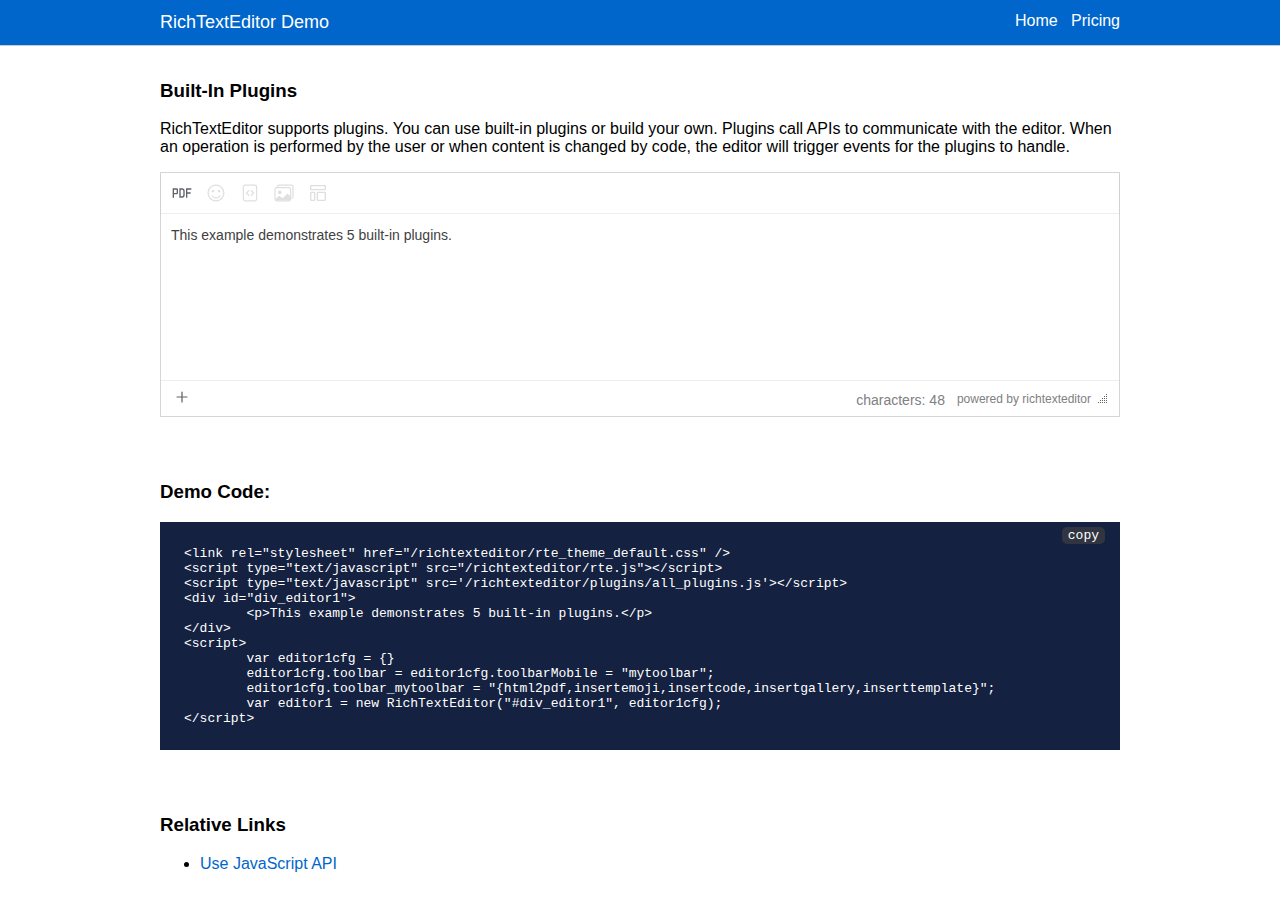
<file: richtexteditor/docs/demos/built-in-plugins.html>
﻿<!DOCTYPE html>

<html lang="en" xmlns="http://www.w3.org/1999/xhtml" style="display:flex;height:100%;flex-direction:column;">
<head>
	<meta charset="utf-8" />
	<title>Built-In Plugins</title>
	<base href='../' />
	<link rel="stylesheet" href="res/style.css" />
</head>
<body style="padding-bottom:3px;align-items:center">
	<div class="topbanner">
		<div style="align-self:stretch;width:960px;display:flex; flex-direction: row;">
			<div style="flex:99999">
				<label>RichTextEditor Demo</label>
			</div>
			<div>
				<a target="_blank" href="https://richtexteditor.com/">Home</a>
				&nbsp;
				<a target="_blank" href="https://richtexteditor.com/pricing.aspx">Pricing</a>
			</div>
		</div>
	</div>
	<div style="margin:auto;padding:12px 6px 36px;max-width:960px;">
		
	<h3>Built-In Plugins</h3>
	<p class="mb-4">
		RichTextEditor supports plugins. You can use built-in plugins or build your own. Plugins call APIs to communicate with the editor. When an operation is performed by the user or when content is changed by code, the editor will trigger events for the plugins to handle.
	</p>
	<div class="hs-docs-content-divider">
		
		<link rel="stylesheet" href="richtexteditor/rte_theme_default.css" />
		<script type="text/javascript" src="richtexteditor/rte.js"></script>
<script>RTE_DefaultConfig.url_base='richtexteditor'</script>
		<script type="text/javascript" src='richtexteditor/plugins/all_plugins.js'></script>
		<div id="div_editor1">
			<p>This example demonstrates 5 built-in plugins.</p>
		</div>
		<script>
			var editor1cfg = {}
			editor1cfg.toolbar = editor1cfg.toolbarMobile = "mytoolbar";
			editor1cfg.toolbar_mytoolbar = "{html2pdf,insertemoji,insertcode,insertgallery,inserttemplate}";
			var editor1 = new RichTextEditor("#div_editor1", editor1cfg);
		</script>

		
	</div>
	<div class="hs-docs-content-divider">

		<h3>Demo Code:</h3>
		<pre class="editordemocode rounded language-html">&lt;link rel=&quot;stylesheet&quot; href=&quot;/richtexteditor/rte_theme_default.css&quot; /&gt;
&lt;script type=&quot;text/javascript&quot; src=&quot;/richtexteditor/rte.js&quot;&gt;&lt;/script&gt;
&lt;script type=&quot;text/javascript&quot; src=&#39;/richtexteditor/plugins/all_plugins.js&#39;&gt;&lt;/script&gt;
&lt;div id=&quot;div_editor1&quot;&gt;
	&lt;p&gt;This example demonstrates 5 built-in plugins.&lt;/p&gt;
&lt;/div&gt;
&lt;script&gt;
	var editor1cfg = {}
	editor1cfg.toolbar = editor1cfg.toolbarMobile = &quot;mytoolbar&quot;;
	editor1cfg.toolbar_mytoolbar = &quot;{html2pdf,insertemoji,insertcode,insertgallery,inserttemplate}&quot;;
	var editor1 = new RichTextEditor(&quot;#div_editor1&quot;, editor1cfg);
&lt;/script&gt;</pre>

	</div>


	<div class="hs-docs-content-divider relative-links">
		<h3 class="relative-links">Relative Links</h3>
		<ul class="relative-links">
			<li><a href="docs/cmd_allcommands.html">Use JavaScript API</a></li>
		</ul>
	</div>


	</div>
	<script src="res/patch.js"></script>
</body>
</html>
</file>
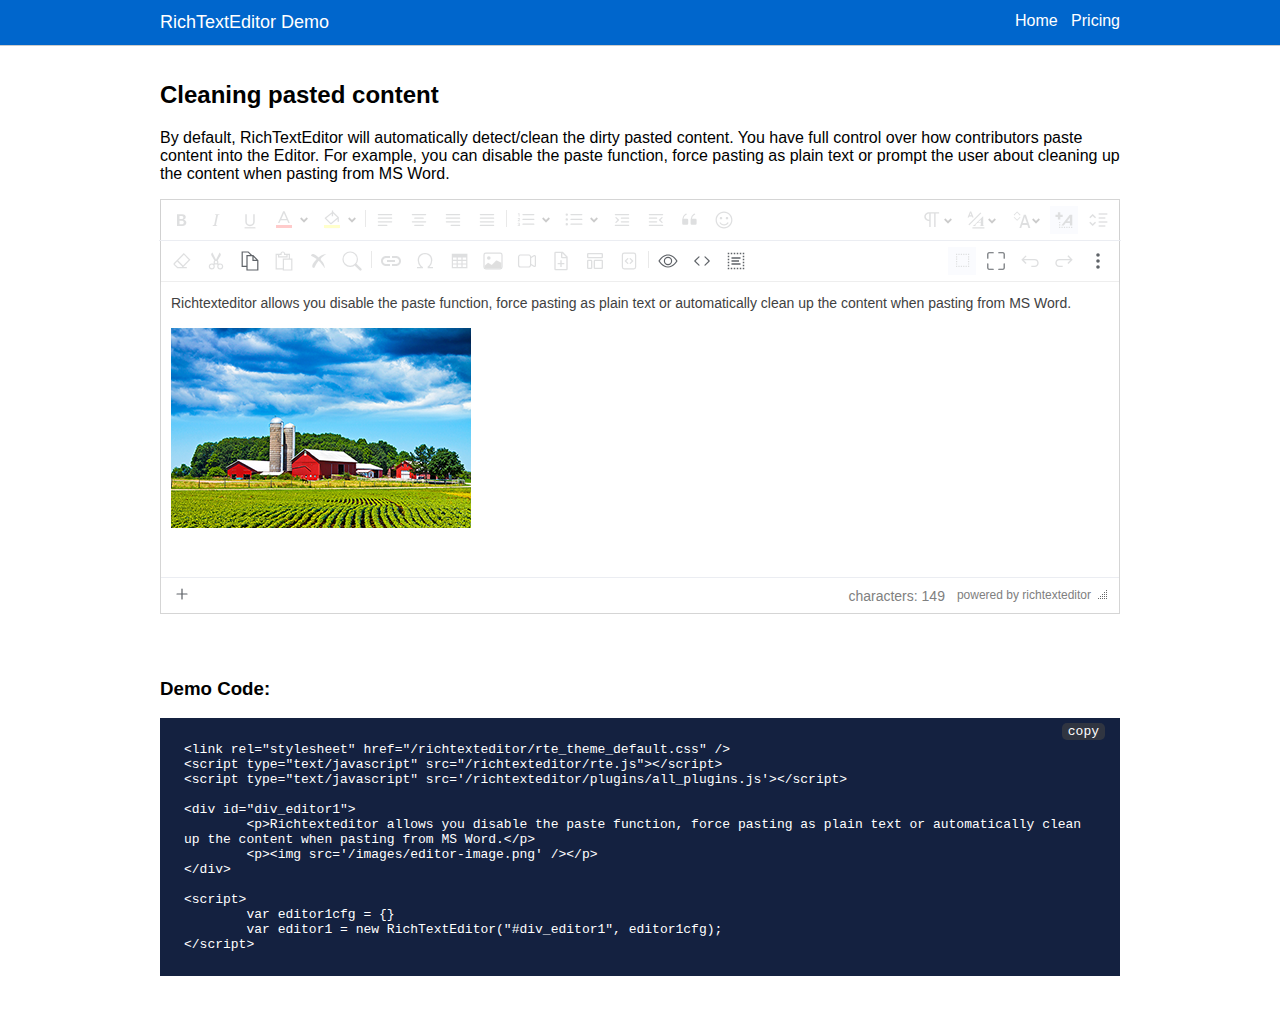
<file: richtexteditor/docs/demos/clean-code-on-paste.html>
﻿<!DOCTYPE html>

<html lang="en" xmlns="http://www.w3.org/1999/xhtml" style="display:flex;height:100%;flex-direction:column;">
<head>
	<meta charset="utf-8" />
	<title>Cleaning pasted content</title>
	<base href='../' />
	<link rel="stylesheet" href="res/style.css" />
</head>
<body style="padding-bottom:3px;align-items:center">
	<div class="topbanner">
		<div style="align-self:stretch;width:960px;display:flex; flex-direction: row;">
			<div style="flex:99999">
				<label>RichTextEditor Demo</label>
			</div>
			<div>
				<a target="_blank" href="https://richtexteditor.com/">Home</a>
				&nbsp;
				<a target="_blank" href="https://richtexteditor.com/pricing.aspx">Pricing</a>
			</div>
		</div>
	</div>
	<div style="margin:auto;padding:12px 6px 36px;max-width:960px;">
		
	<h2>Cleaning pasted content</h2>
	<p class="mb-4">
		By default, RichTextEditor will automatically detect/clean the dirty pasted content. You have full control over how contributors paste content into the Editor. For example, you can disable the paste function, force pasting as plain text or prompt the user about cleaning up the content when pasting from MS Word.
	</p>
	<div class="hs-docs-content-divider">
		

		<link rel="stylesheet" href="richtexteditor/rte_theme_default.css" />
		<script type="text/javascript" src="richtexteditor/rte.js"></script>
<script>RTE_DefaultConfig.url_base='richtexteditor'</script>
		<script type="text/javascript" src='richtexteditor/plugins/all_plugins.js'></script>


		<div id="div_editor1">
			<p>Richtexteditor allows you disable the paste function, force pasting as plain text or automatically clean up the content when pasting from MS Word.</p>
			<p><img src='images/editor-image.png' /></p>
		</div>

		<script>
			var editor1cfg = {}
			var editor1 = new RichTextEditor("#div_editor1", editor1cfg);
		</script>
		
	</div>
	<div class="hs-docs-content-divider">

		<h3>Demo Code:</h3>
		<pre class="editordemocode rounded language-html">&lt;link rel=&quot;stylesheet&quot; href=&quot;/richtexteditor/rte_theme_default.css&quot; /&gt;
&lt;script type=&quot;text/javascript&quot; src=&quot;/richtexteditor/rte.js&quot;&gt;&lt;/script&gt;
&lt;script type=&quot;text/javascript&quot; src=&#39;/richtexteditor/plugins/all_plugins.js&#39;&gt;&lt;/script&gt;

&lt;div id=&quot;div_editor1&quot;&gt;
	&lt;p&gt;Richtexteditor allows you disable the paste function, force pasting as plain text or automatically clean up the content when pasting from MS Word.&lt;/p&gt;
	&lt;p&gt;&lt;img src=&#39;/images/editor-image.png&#39; /&gt;&lt;/p&gt;
&lt;/div&gt;

&lt;script&gt;
	var editor1cfg = {}
	var editor1 = new RichTextEditor(&quot;#div_editor1&quot;, editor1cfg);
&lt;/script&gt;</pre>

	</div>

	</div>
	<script src="res/patch.js"></script>
</body>
</html>
</file>
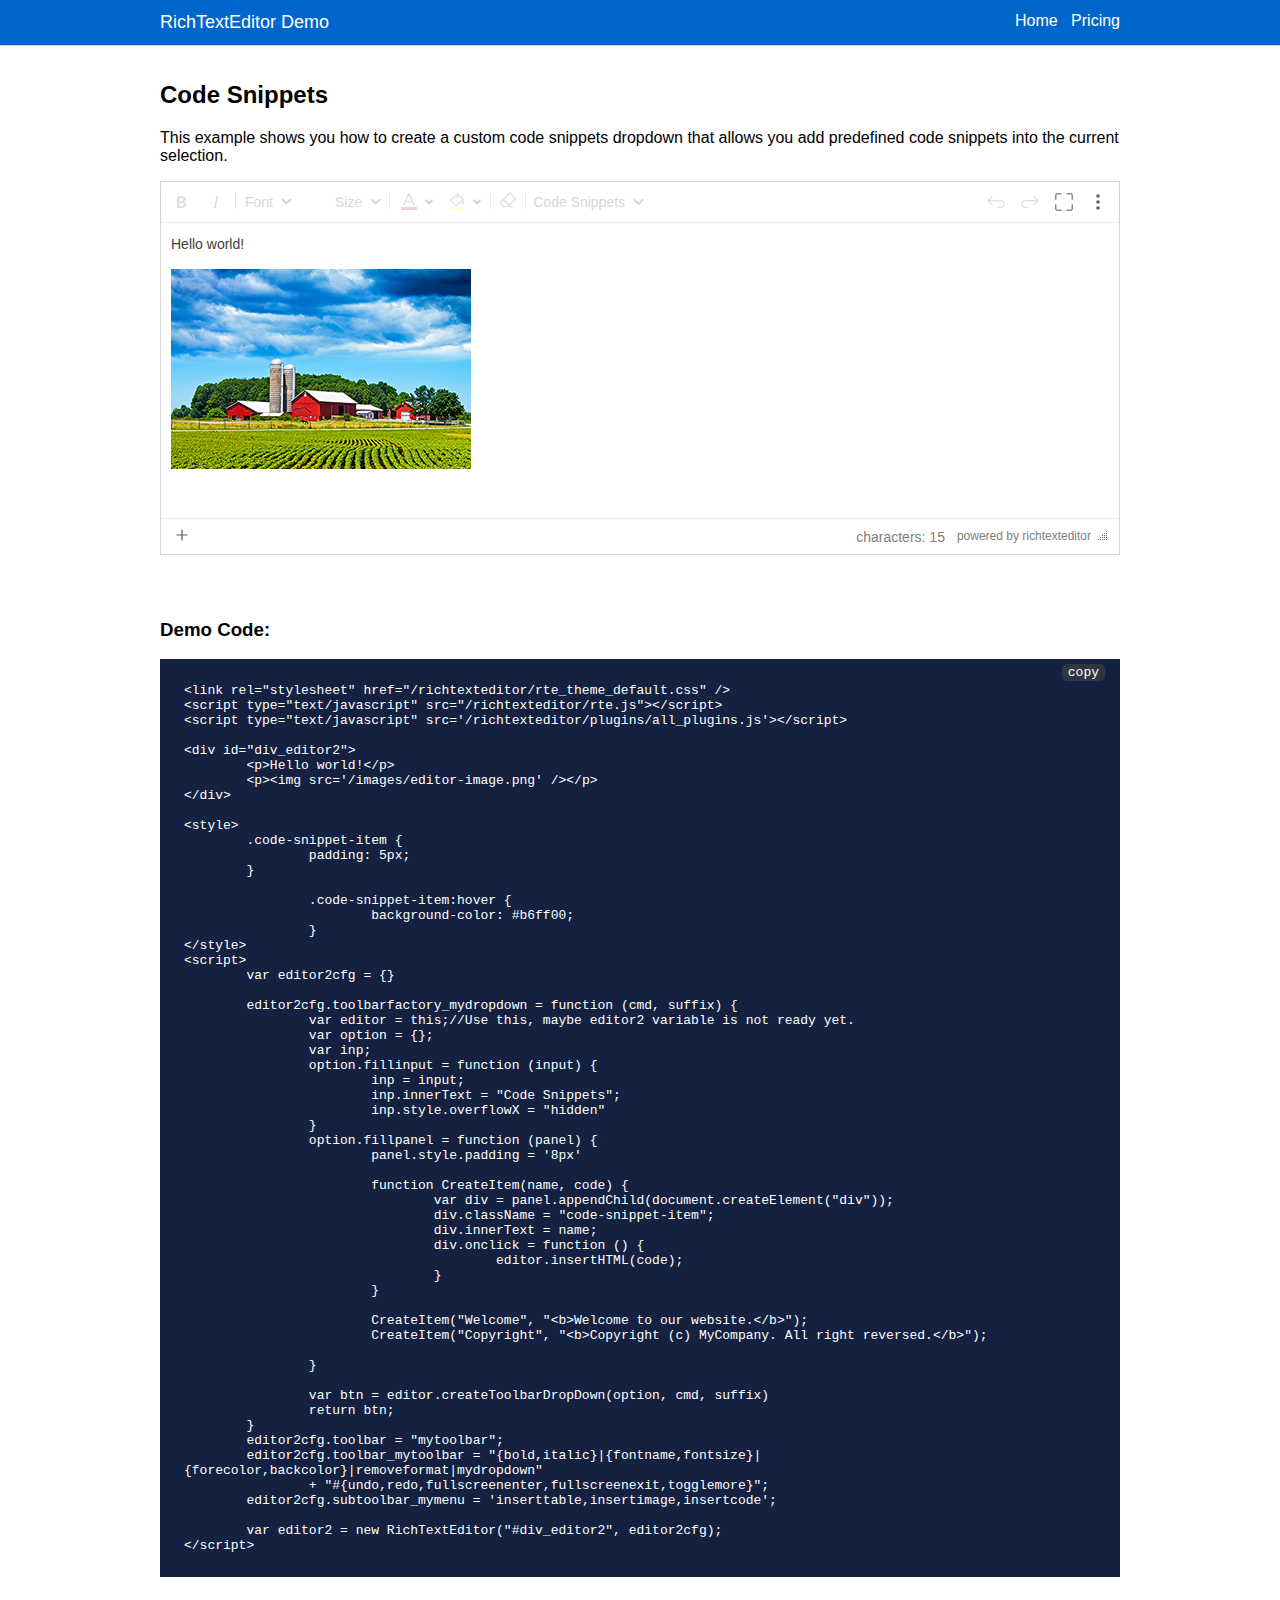
<file: richtexteditor/docs/demos/codesnippets.html>
﻿<!DOCTYPE html>

<html lang="en" xmlns="http://www.w3.org/1999/xhtml" style="display:flex;height:100%;flex-direction:column;">
<head>
	<meta charset="utf-8" />
	<title>Code Snippets</title>
	<base href='../' />
	<link rel="stylesheet" href="res/style.css" />
</head>
<body style="padding-bottom:3px;align-items:center">
	<div class="topbanner">
		<div style="align-self:stretch;width:960px;display:flex; flex-direction: row;">
			<div style="flex:99999">
				<label>RichTextEditor Demo</label>
			</div>
			<div>
				<a target="_blank" href="https://richtexteditor.com/">Home</a>
				&nbsp;
				<a target="_blank" href="https://richtexteditor.com/pricing.aspx">Pricing</a>
			</div>
		</div>
	</div>
	<div style="margin:auto;padding:12px 6px 36px;max-width:960px;">
		
	<h2>Code Snippets</h2>
	<p class="mb-4">
		This example shows you how to create a custom code snippets dropdown that allows you add predefined code snippets into the current selection.
	</p>
	<div class="hs-docs-content-divider">
		

		<link rel="stylesheet" href="richtexteditor/rte_theme_default.css" />
		<script type="text/javascript" src="richtexteditor/rte.js"></script>
<script>RTE_DefaultConfig.url_base='richtexteditor'</script>
		<script type="text/javascript" src='richtexteditor/plugins/all_plugins.js'></script>

		<div id="div_editor2">
			<p>Hello world!</p>
			<p><img src='images/editor-image.png' /></p>
		</div>

		<style>
			.code-snippet-item {
				padding: 5px;
			}

				.code-snippet-item:hover {
					background-color: #b6ff00;
				}
		</style>
		<script>
			var editor2cfg = {}

			editor2cfg.toolbarfactory_mydropdown = function (cmd, suffix) {
				var editor = this;//Use this, maybe editor2 variable is not ready yet.
				var option = {};
				var inp;
				option.fillinput = function (input) {
					inp = input;
					inp.innerText = "Code Snippets";
					inp.style.overflowX = "hidden"
				}
				option.fillpanel = function (panel) {
					panel.style.padding = '8px'

					function CreateItem(name, code) {
						var div = panel.appendChild(document.createElement("div"));
						div.className = "code-snippet-item";
						div.innerText = name;
						div.onclick = function () {
							editor.insertHTML(code);
						}
					}

					CreateItem("Welcome", "<b>Welcome to our website.</b>");
					CreateItem("Copyright", "<b>Copyright (c) MyCompany. All right reversed.</b>");

				}

				var btn = editor.createToolbarDropDown(option, cmd, suffix)
				return btn;
			}
			editor2cfg.toolbar = "mytoolbar";
			editor2cfg.toolbar_mytoolbar = "{bold,italic}|{fontname,fontsize}|{forecolor,backcolor}|removeformat|mydropdown"
				+ "#{undo,redo,fullscreenenter,fullscreenexit,togglemore}";
			editor2cfg.subtoolbar_mymenu = 'inserttable,insertimage,insertcode';

			var editor2 = new RichTextEditor("#div_editor2", editor2cfg);
		</script>

		
	</div>
	<div class="hs-docs-content-divider">

		<h3>Demo Code:</h3>
		<pre class="editordemocode rounded language-html">&lt;link rel=&quot;stylesheet&quot; href=&quot;/richtexteditor/rte_theme_default.css&quot; /&gt;
&lt;script type=&quot;text/javascript&quot; src=&quot;/richtexteditor/rte.js&quot;&gt;&lt;/script&gt;
&lt;script type=&quot;text/javascript&quot; src=&#39;/richtexteditor/plugins/all_plugins.js&#39;&gt;&lt;/script&gt;

&lt;div id=&quot;div_editor2&quot;&gt;
	&lt;p&gt;Hello world!&lt;/p&gt;
	&lt;p&gt;&lt;img src=&#39;/images/editor-image.png&#39; /&gt;&lt;/p&gt;
&lt;/div&gt;

&lt;style&gt;
	.code-snippet-item {
		padding: 5px;
	}

		.code-snippet-item:hover {
			background-color: #b6ff00;
		}
&lt;/style&gt;
&lt;script&gt;
	var editor2cfg = {}

	editor2cfg.toolbarfactory_mydropdown = function (cmd, suffix) {
		var editor = this;//Use this, maybe editor2 variable is not ready yet.
		var option = {};
		var inp;
		option.fillinput = function (input) {
			inp = input;
			inp.innerText = &quot;Code Snippets&quot;;
			inp.style.overflowX = &quot;hidden&quot;
		}
		option.fillpanel = function (panel) {
			panel.style.padding = &#39;8px&#39;

			function CreateItem(name, code) {
				var div = panel.appendChild(document.createElement(&quot;div&quot;));
				div.className = &quot;code-snippet-item&quot;;
				div.innerText = name;
				div.onclick = function () {
					editor.insertHTML(code);
				}
			}

			CreateItem(&quot;Welcome&quot;, &quot;&lt;b&gt;Welcome to our website.&lt;/b&gt;&quot;);
			CreateItem(&quot;Copyright&quot;, &quot;&lt;b&gt;Copyright (c) MyCompany. All right reversed.&lt;/b&gt;&quot;);

		}

		var btn = editor.createToolbarDropDown(option, cmd, suffix)
		return btn;
	}
	editor2cfg.toolbar = &quot;mytoolbar&quot;;
	editor2cfg.toolbar_mytoolbar = &quot;{bold,italic}|{fontname,fontsize}|{forecolor,backcolor}|removeformat|mydropdown&quot;
		+ &quot;#{undo,redo,fullscreenenter,fullscreenexit,togglemore}&quot;;
	editor2cfg.subtoolbar_mymenu = &#39;inserttable,insertimage,insertcode&#39;;

	var editor2 = new RichTextEditor(&quot;#div_editor2&quot;, editor2cfg);
&lt;/script&gt;</pre>

	</div>

	</div>
	<script src="res/patch.js"></script>
</body>
</html>
</file>
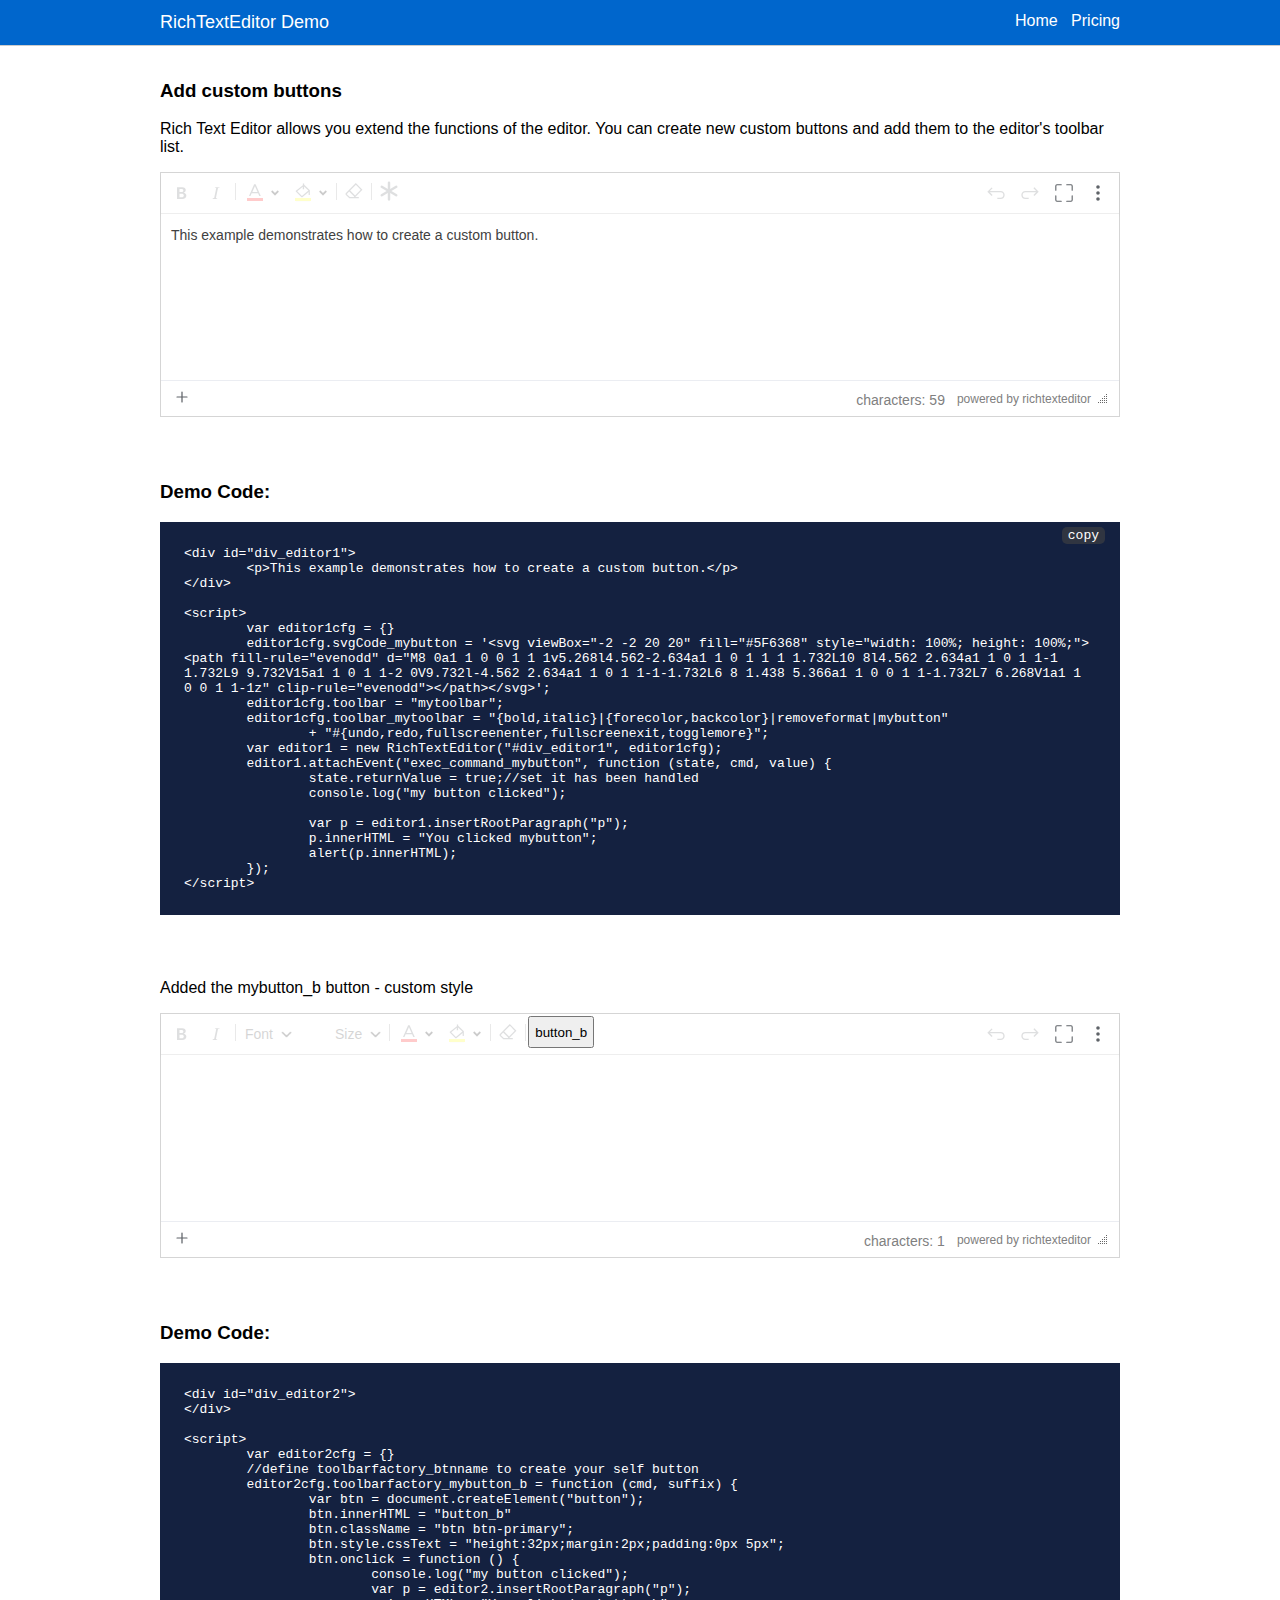
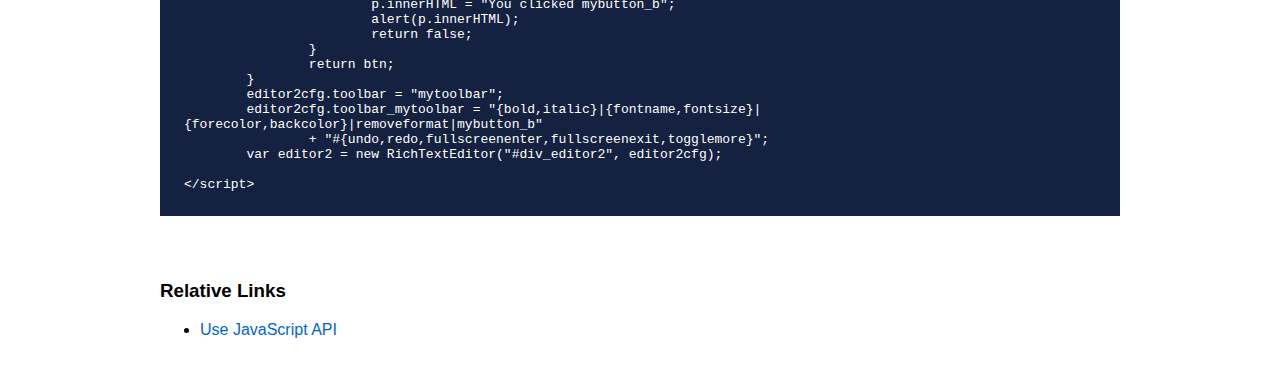
<file: richtexteditor/docs/demos/custom_button.html>
﻿<!DOCTYPE html>

<html lang="en" xmlns="http://www.w3.org/1999/xhtml" style="display:flex;height:100%;flex-direction:column;">
<head>
	<meta charset="utf-8" />
	<title>Custom Button</title>
	<base href='../' />
	<link rel="stylesheet" href="res/style.css" />
</head>
<body style="padding-bottom:3px;align-items:center">
	<div class="topbanner">
		<div style="align-self:stretch;width:960px;display:flex; flex-direction: row;">
			<div style="flex:99999">
				<label>RichTextEditor Demo</label>
			</div>
			<div>
				<a target="_blank" href="https://richtexteditor.com/">Home</a>
				&nbsp;
				<a target="_blank" href="https://richtexteditor.com/pricing.aspx">Pricing</a>
			</div>
		</div>
	</div>
	<div style="margin:auto;padding:12px 6px 36px;max-width:960px;">
		
	<h3>Add custom buttons</h3>
	<p class="mb-4">
		Rich Text Editor allows you extend the functions of the editor. You can create new custom buttons and add them to the editor's toolbar list.
	</p>
	<div class="hs-docs-content-divider">
		<link rel="stylesheet" href="richtexteditor/rte_theme_default.css" />
		<script type="text/javascript" src="richtexteditor/rte.js"></script>
<script>RTE_DefaultConfig.url_base='richtexteditor'</script>
		<script type="text/javascript" src='richtexteditor/plugins/all_plugins.js'></script>
		
		<div id="div_editor1">
			<p>This example demonstrates how to create a custom button.</p>
		</div>

		<script>
			var editor1cfg = {}
			editor1cfg.svgCode_mybutton = '<svg viewBox="-2 -2 20 20" fill="#5F6368" style="width: 100%; height: 100%;"><path fill-rule="evenodd" d="M8 0a1 1 0 0 1 1 1v5.268l4.562-2.634a1 1 0 1 1 1 1.732L10 8l4.562 2.634a1 1 0 1 1-1 1.732L9 9.732V15a1 1 0 1 1-2 0V9.732l-4.562 2.634a1 1 0 1 1-1-1.732L6 8 1.438 5.366a1 1 0 0 1 1-1.732L7 6.268V1a1 1 0 0 1 1-1z" clip-rule="evenodd"></path></svg>';
			editor1cfg.toolbar = "mytoolbar";
			editor1cfg.toolbar_mytoolbar = "{bold,italic}|{forecolor,backcolor}|removeformat|mybutton"
				+ "#{undo,redo,fullscreenenter,fullscreenexit,togglemore}";
			var editor1 = new RichTextEditor("#div_editor1", editor1cfg);
			editor1.attachEvent("exec_command_mybutton", function (state, cmd, value) {
				state.returnValue = true;//set it has been handled
				console.log("my button clicked");

				var p = editor1.insertRootParagraph("p");
				p.innerHTML = "You clicked mybutton";
				alert(p.innerHTML);
			});
		</script>


		
	</div>
	<div class="hs-docs-content-divider">

		<h3>Demo Code:</h3>
		<pre class="editordemocode rounded language-html">&lt;div id=&quot;div_editor1&quot;&gt;
	&lt;p&gt;This example demonstrates how to create a custom button.&lt;/p&gt;
&lt;/div&gt;

&lt;script&gt;
	var editor1cfg = {}
	editor1cfg.svgCode_mybutton = &#39;&lt;svg viewBox=&quot;-2 -2 20 20&quot; fill=&quot;#5F6368&quot; style=&quot;width: 100%; height: 100%;&quot;&gt;&lt;path fill-rule=&quot;evenodd&quot; d=&quot;M8 0a1 1 0 0 1 1 1v5.268l4.562-2.634a1 1 0 1 1 1 1.732L10 8l4.562 2.634a1 1 0 1 1-1 1.732L9 9.732V15a1 1 0 1 1-2 0V9.732l-4.562 2.634a1 1 0 1 1-1-1.732L6 8 1.438 5.366a1 1 0 0 1 1-1.732L7 6.268V1a1 1 0 0 1 1-1z&quot; clip-rule=&quot;evenodd&quot;&gt;&lt;/path&gt;&lt;/svg&gt;&#39;;
	editor1cfg.toolbar = &quot;mytoolbar&quot;;
	editor1cfg.toolbar_mytoolbar = &quot;{bold,italic}|{forecolor,backcolor}|removeformat|mybutton&quot;
		+ &quot;#{undo,redo,fullscreenenter,fullscreenexit,togglemore}&quot;;
	var editor1 = new RichTextEditor(&quot;#div_editor1&quot;, editor1cfg);
	editor1.attachEvent(&quot;exec_command_mybutton&quot;, function (state, cmd, value) {
		state.returnValue = true;//set it has been handled
		console.log(&quot;my button clicked&quot;);

		var p = editor1.insertRootParagraph(&quot;p&quot;);
		p.innerHTML = &quot;You clicked mybutton&quot;;
		alert(p.innerHTML);
	});
&lt;/script&gt;</pre>

	</div>


	<div class="hs-docs-content-divider">

		<p>Added the mybutton_b button - custom style </p>

		

		<div id="div_editor2">
		</div>

		<script>
			var editor2cfg = {}
			//define toolbarfactory_btnname to create your self button
			editor2cfg.toolbarfactory_mybutton_b = function (cmd, suffix) {
				var btn = document.createElement("button");
				btn.innerHTML = "button_b"
				btn.className = "btn btn-primary";
				btn.style.cssText = "height:32px;margin:2px;padding:0px 5px";
				btn.onclick = function () {
					console.log("my button clicked");
					var p = editor2.insertRootParagraph("p");
					p.innerHTML = "You clicked mybutton_b";
					alert(p.innerHTML);
					return false;
				}
				return btn;
			}
			editor2cfg.toolbar = "mytoolbar";
			editor2cfg.toolbar_mytoolbar = "{bold,italic}|{fontname,fontsize}|{forecolor,backcolor}|removeformat|mybutton_b"
				+ "#{undo,redo,fullscreenenter,fullscreenexit,togglemore}";
			var editor2 = new RichTextEditor("#div_editor2", editor2cfg);

		</script>

		
	</div>
	<div class="hs-docs-content-divider">

		<h3>Demo Code:</h3>
		<pre class="editordemocode rounded language-html">&lt;div id=&quot;div_editor2&quot;&gt;
&lt;/div&gt;

&lt;script&gt;
	var editor2cfg = {}
	//define toolbarfactory_btnname to create your self button
	editor2cfg.toolbarfactory_mybutton_b = function (cmd, suffix) {
		var btn = document.createElement(&quot;button&quot;);
		btn.innerHTML = &quot;button_b&quot;
		btn.className = &quot;btn btn-primary&quot;;
		btn.style.cssText = &quot;height:32px;margin:2px;padding:0px 5px&quot;;
		btn.onclick = function () {
			console.log(&quot;my button clicked&quot;);
			var p = editor2.insertRootParagraph(&quot;p&quot;);
			p.innerHTML = &quot;You clicked mybutton_b&quot;;
			alert(p.innerHTML);
			return false;
		}
		return btn;
	}
	editor2cfg.toolbar = &quot;mytoolbar&quot;;
	editor2cfg.toolbar_mytoolbar = &quot;{bold,italic}|{fontname,fontsize}|{forecolor,backcolor}|removeformat|mybutton_b&quot;
		+ &quot;#{undo,redo,fullscreenenter,fullscreenexit,togglemore}&quot;;
	var editor2 = new RichTextEditor(&quot;#div_editor2&quot;, editor2cfg);

&lt;/script&gt;</pre>

	</div>

	<div class="hs-docs-content-divider relative-links">
		<h3 class="relative-links">Relative Links</h3>
		<ul class="relative-links">
			<li><a href="docs/cmd_allcommands.html">Use JavaScript API</a></li>
		</ul>
	</div>


	</div>
	<script src="res/patch.js"></script>
</body>
</html>
</file>
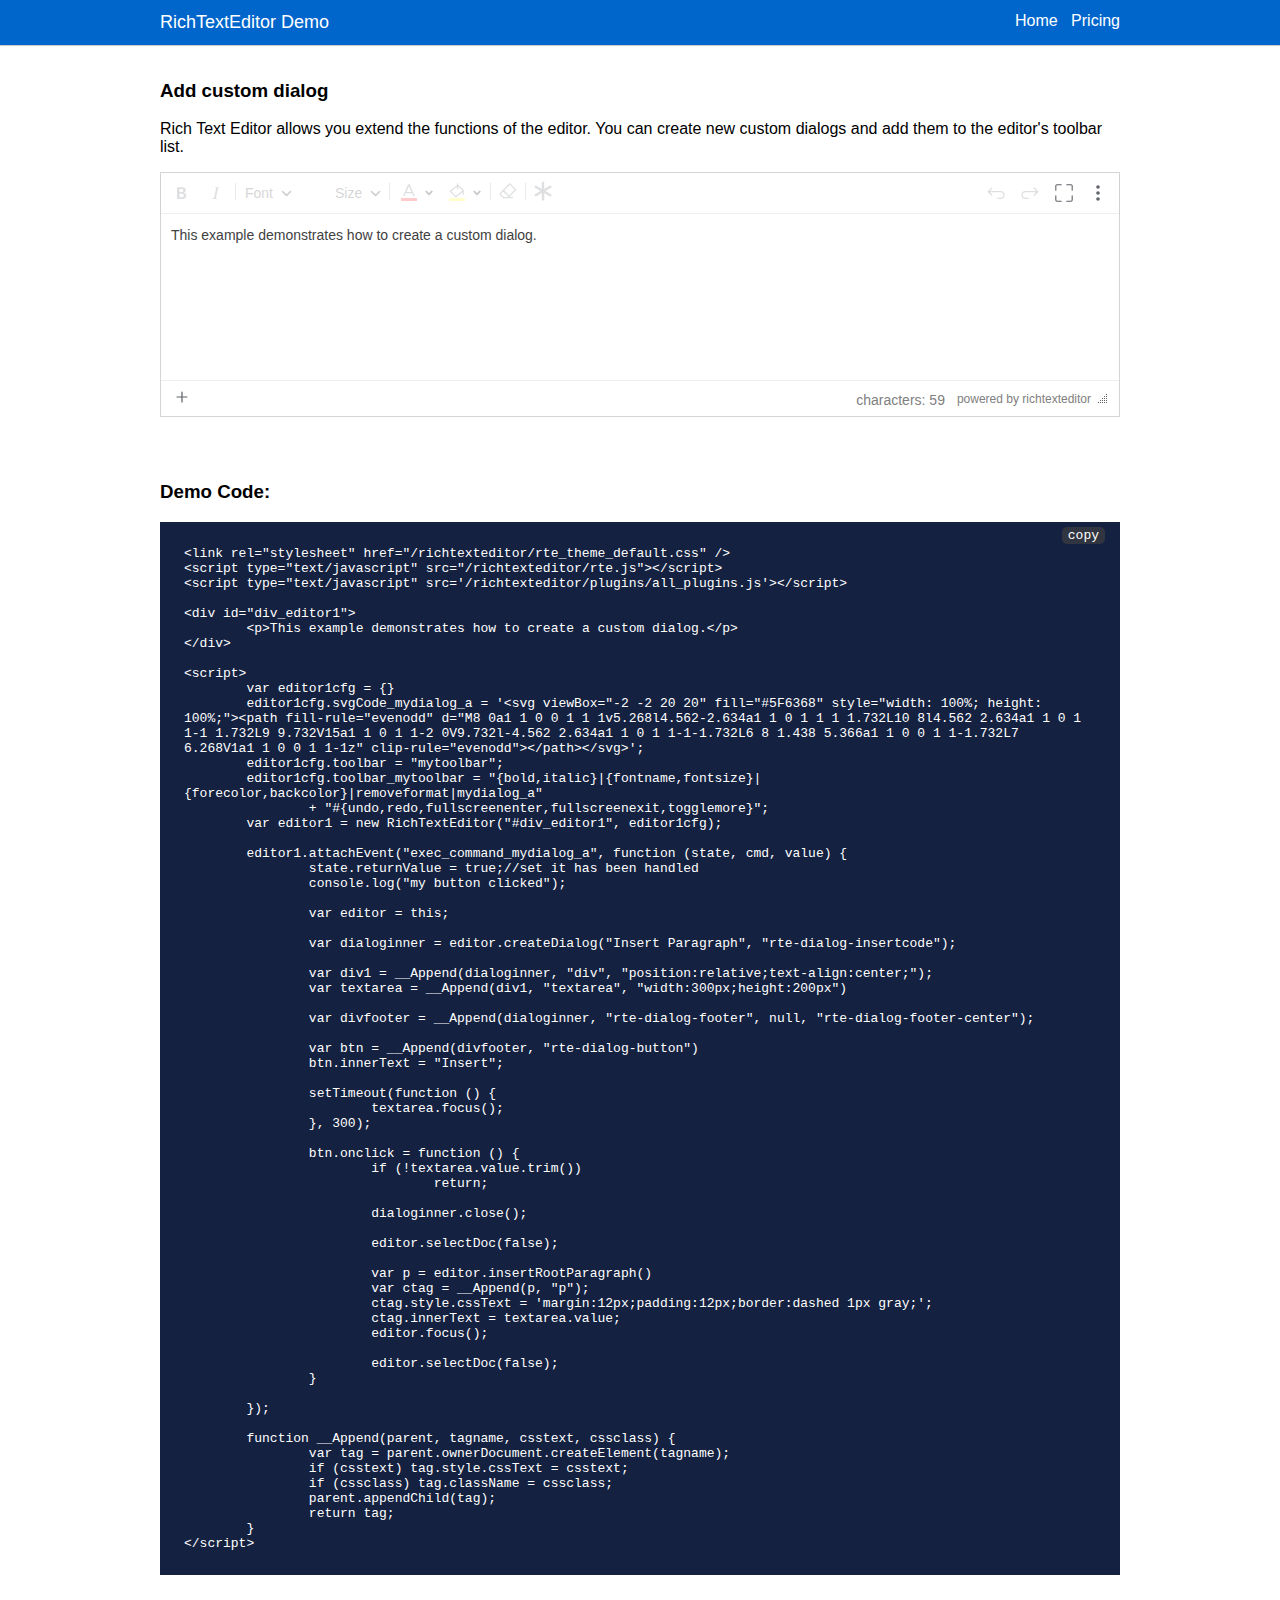
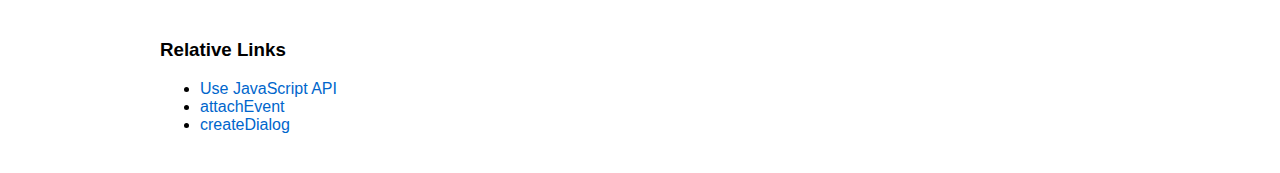
<file: richtexteditor/docs/demos/custom_dialog.html>
﻿<!DOCTYPE html>

<html lang="en" xmlns="http://www.w3.org/1999/xhtml" style="display:flex;height:100%;flex-direction:column;">
<head>
	<meta charset="utf-8" />
	<title>Custom Dialog</title>
	<base href='../' />
	<link rel="stylesheet" href="res/style.css" />
</head>
<body style="padding-bottom:3px;align-items:center">
	<div class="topbanner">
		<div style="align-self:stretch;width:960px;display:flex; flex-direction: row;">
			<div style="flex:99999">
				<label>RichTextEditor Demo</label>
			</div>
			<div>
				<a target="_blank" href="https://richtexteditor.com/">Home</a>
				&nbsp;
				<a target="_blank" href="https://richtexteditor.com/pricing.aspx">Pricing</a>
			</div>
		</div>
	</div>
	<div style="margin:auto;padding:12px 6px 36px;max-width:960px;">
		
	<h3>Add custom dialog</h3>
	<p class="mb-4">
		Rich Text Editor allows you extend the functions of the editor. You can create new custom dialogs and add them to the editor's toolbar list.
	</p>
	<div class="hs-docs-content-divider">
		

		<link rel="stylesheet" href="richtexteditor/rte_theme_default.css" />
		<script type="text/javascript" src="richtexteditor/rte.js"></script>
<script>RTE_DefaultConfig.url_base='richtexteditor'</script>
		<script type="text/javascript" src='richtexteditor/plugins/all_plugins.js'></script>


		<div id="div_editor1">
			<p>This example demonstrates how to create a custom dialog.</p>
		</div>

		<script>
			var editor1cfg = {}
			editor1cfg.svgCode_mydialog_a = '<svg viewBox="-2 -2 20 20" fill="#5F6368" style="width: 100%; height: 100%;"><path fill-rule="evenodd" d="M8 0a1 1 0 0 1 1 1v5.268l4.562-2.634a1 1 0 1 1 1 1.732L10 8l4.562 2.634a1 1 0 1 1-1 1.732L9 9.732V15a1 1 0 1 1-2 0V9.732l-4.562 2.634a1 1 0 1 1-1-1.732L6 8 1.438 5.366a1 1 0 0 1 1-1.732L7 6.268V1a1 1 0 0 1 1-1z" clip-rule="evenodd"></path></svg>';
			editor1cfg.toolbar = "mytoolbar";
			editor1cfg.toolbar_mytoolbar = "{bold,italic}|{fontname,fontsize}|{forecolor,backcolor}|removeformat|mydialog_a"
				+ "#{undo,redo,fullscreenenter,fullscreenexit,togglemore}";
			var editor1 = new RichTextEditor("#div_editor1", editor1cfg);


			editor1.attachEvent("exec_command_mydialog_a", function (state, cmd, value) {
				state.returnValue = true;//set it has been handled
				console.log("my button clicked");

				var editor = this;

				var dialoginner = editor.createDialog("Insert Paragraph", "rte-dialog-insertcode");

				var div1 = __Append(dialoginner, "div", "position:relative;text-align:center;");
				var textarea = __Append(div1, "textarea", "width:300px;height:200px")

				var divfooter = __Append(dialoginner, "rte-dialog-footer", null, "rte-dialog-footer-center");

				var btn = __Append(divfooter, "rte-dialog-button")
				btn.innerText = "Insert";

				setTimeout(function () {
					textarea.focus();
				}, 300);

				btn.onclick = function () {
					if (!textarea.value.trim())
						return;

					dialoginner.close();

					editor.selectDoc(false);

					var p = editor.insertRootParagraph()
					var ctag = __Append(p, "p");
					ctag.style.cssText = 'margin:12px;padding:12px;border:dashed 1px gray;';
					ctag.innerText = textarea.value;
					editor.focus();

					editor.selectDoc(false);
				}

			});

			function __Append(parent, tagname, csstext, cssclass) {
				var tag = parent.ownerDocument.createElement(tagname);
				if (csstext) tag.style.cssText = csstext;
				if (cssclass) tag.className = cssclass;
				parent.appendChild(tag);
				return tag;
			}
		</script>

		
	</div>
	<div class="hs-docs-content-divider">

		<h3>Demo Code:</h3>
		<pre class="editordemocode rounded language-html">&lt;link rel=&quot;stylesheet&quot; href=&quot;/richtexteditor/rte_theme_default.css&quot; /&gt;
&lt;script type=&quot;text/javascript&quot; src=&quot;/richtexteditor/rte.js&quot;&gt;&lt;/script&gt;
&lt;script type=&quot;text/javascript&quot; src=&#39;/richtexteditor/plugins/all_plugins.js&#39;&gt;&lt;/script&gt;

&lt;div id=&quot;div_editor1&quot;&gt;
	&lt;p&gt;This example demonstrates how to create a custom dialog.&lt;/p&gt;
&lt;/div&gt;

&lt;script&gt;
	var editor1cfg = {}
	editor1cfg.svgCode_mydialog_a = &#39;&lt;svg viewBox=&quot;-2 -2 20 20&quot; fill=&quot;#5F6368&quot; style=&quot;width: 100%; height: 100%;&quot;&gt;&lt;path fill-rule=&quot;evenodd&quot; d=&quot;M8 0a1 1 0 0 1 1 1v5.268l4.562-2.634a1 1 0 1 1 1 1.732L10 8l4.562 2.634a1 1 0 1 1-1 1.732L9 9.732V15a1 1 0 1 1-2 0V9.732l-4.562 2.634a1 1 0 1 1-1-1.732L6 8 1.438 5.366a1 1 0 0 1 1-1.732L7 6.268V1a1 1 0 0 1 1-1z&quot; clip-rule=&quot;evenodd&quot;&gt;&lt;/path&gt;&lt;/svg&gt;&#39;;
	editor1cfg.toolbar = &quot;mytoolbar&quot;;
	editor1cfg.toolbar_mytoolbar = &quot;{bold,italic}|{fontname,fontsize}|{forecolor,backcolor}|removeformat|mydialog_a&quot;
		+ &quot;#{undo,redo,fullscreenenter,fullscreenexit,togglemore}&quot;;
	var editor1 = new RichTextEditor(&quot;#div_editor1&quot;, editor1cfg);

	editor1.attachEvent(&quot;exec_command_mydialog_a&quot;, function (state, cmd, value) {
		state.returnValue = true;//set it has been handled
		console.log(&quot;my button clicked&quot;);

		var editor = this;

		var dialoginner = editor.createDialog(&quot;Insert Paragraph&quot;, &quot;rte-dialog-insertcode&quot;);

		var div1 = __Append(dialoginner, &quot;div&quot;, &quot;position:relative;text-align:center;&quot;);
		var textarea = __Append(div1, &quot;textarea&quot;, &quot;width:300px;height:200px&quot;)

		var divfooter = __Append(dialoginner, &quot;rte-dialog-footer&quot;, null, &quot;rte-dialog-footer-center&quot;);

		var btn = __Append(divfooter, &quot;rte-dialog-button&quot;)
		btn.innerText = &quot;Insert&quot;;

		setTimeout(function () {
			textarea.focus();
		}, 300);

		btn.onclick = function () {
			if (!textarea.value.trim())
				return;

			dialoginner.close();

			editor.selectDoc(false);

			var p = editor.insertRootParagraph()
			var ctag = __Append(p, &quot;p&quot;);
			ctag.style.cssText = &#39;margin:12px;padding:12px;border:dashed 1px gray;&#39;;
			ctag.innerText = textarea.value;
			editor.focus();

			editor.selectDoc(false);
		}

	});

	function __Append(parent, tagname, csstext, cssclass) {
		var tag = parent.ownerDocument.createElement(tagname);
		if (csstext) tag.style.cssText = csstext;
		if (cssclass) tag.className = cssclass;
		parent.appendChild(tag);
		return tag;
	}
&lt;/script&gt;</pre>

	</div>
	<div class="hs-docs-content-divider relative-links">
		<h3 class="relative-links">Relative Links</h3>
		<ul class="relative-links">
			<li><a href="docs/cmd_allcommands.html">Use JavaScript API</a></li>
			<li><a href="docs/jsapi_attachEvent.html">attachEvent</a></li>
			<li><a href="docs/jsapi_createDialog.html">createDialog</a></li>
		</ul>
	</div>

	</div>
	<script src="res/patch.js"></script>
</body>
</html>
</file>
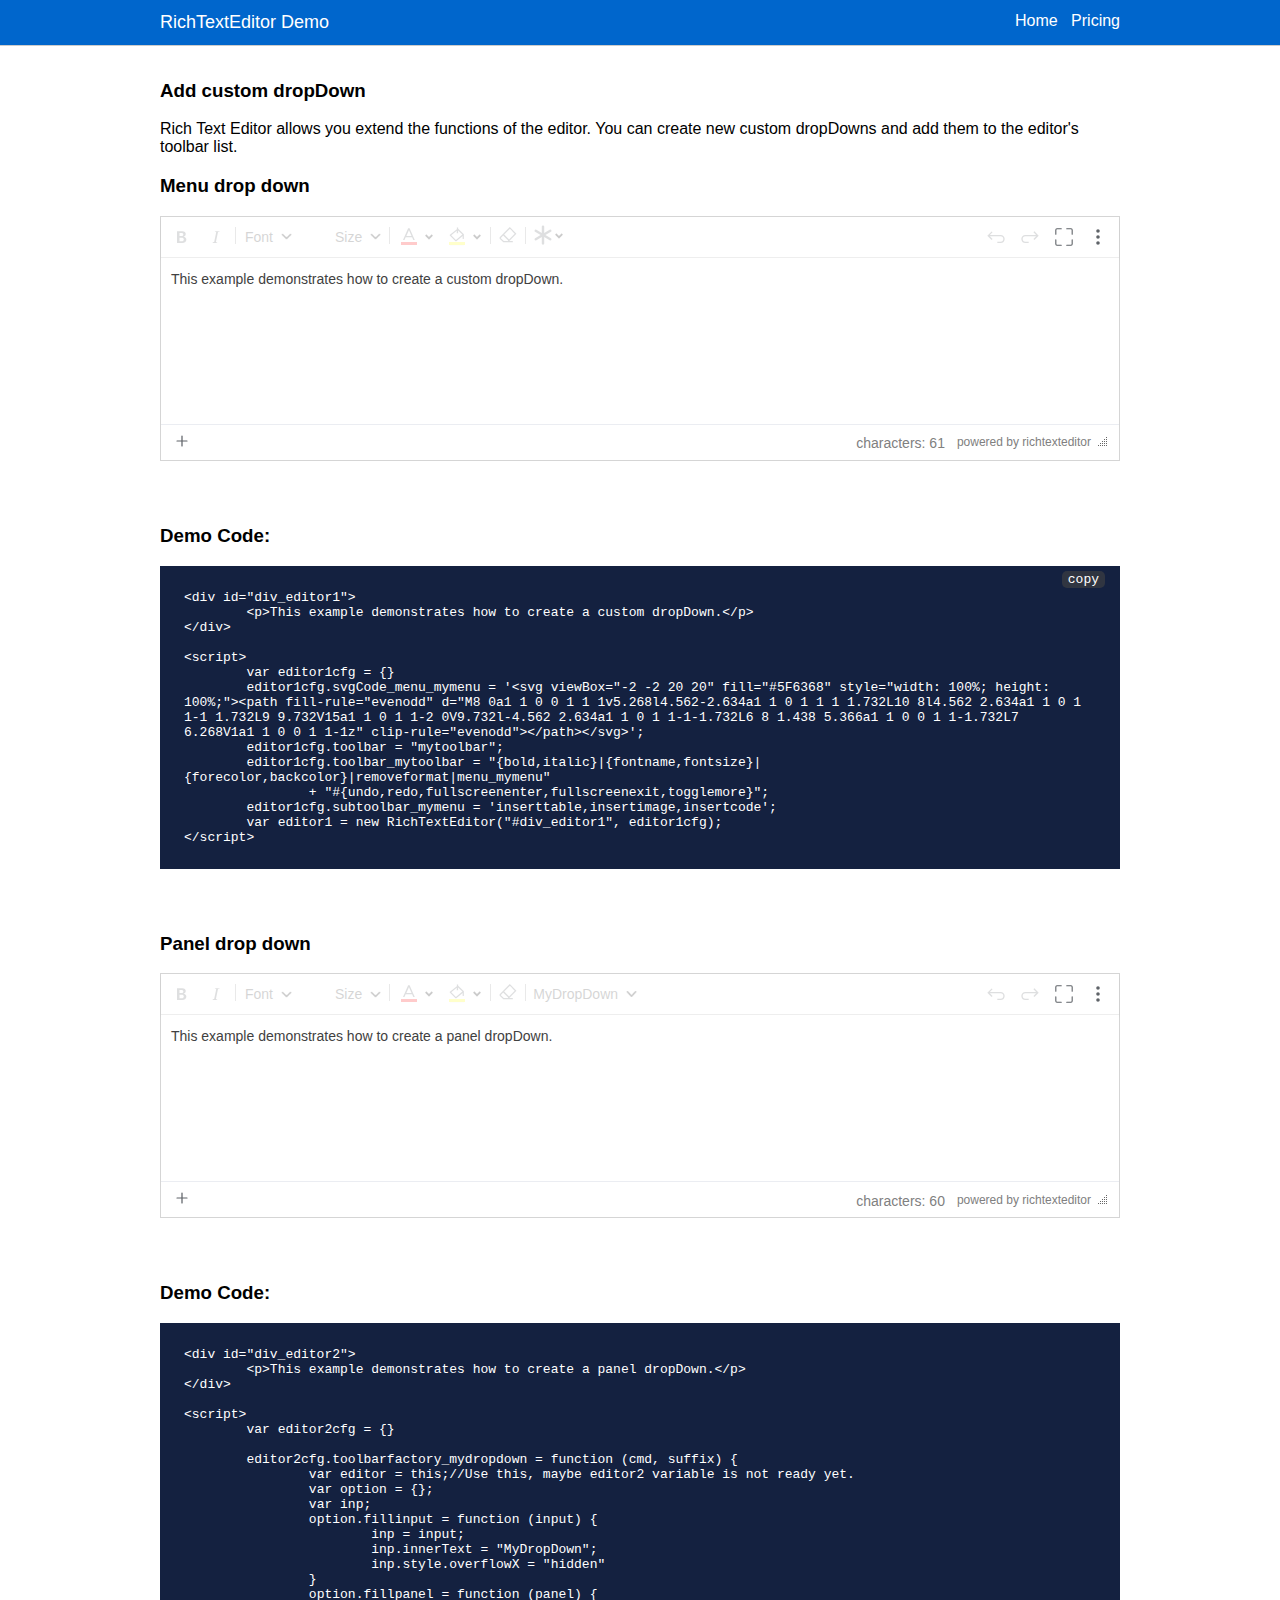
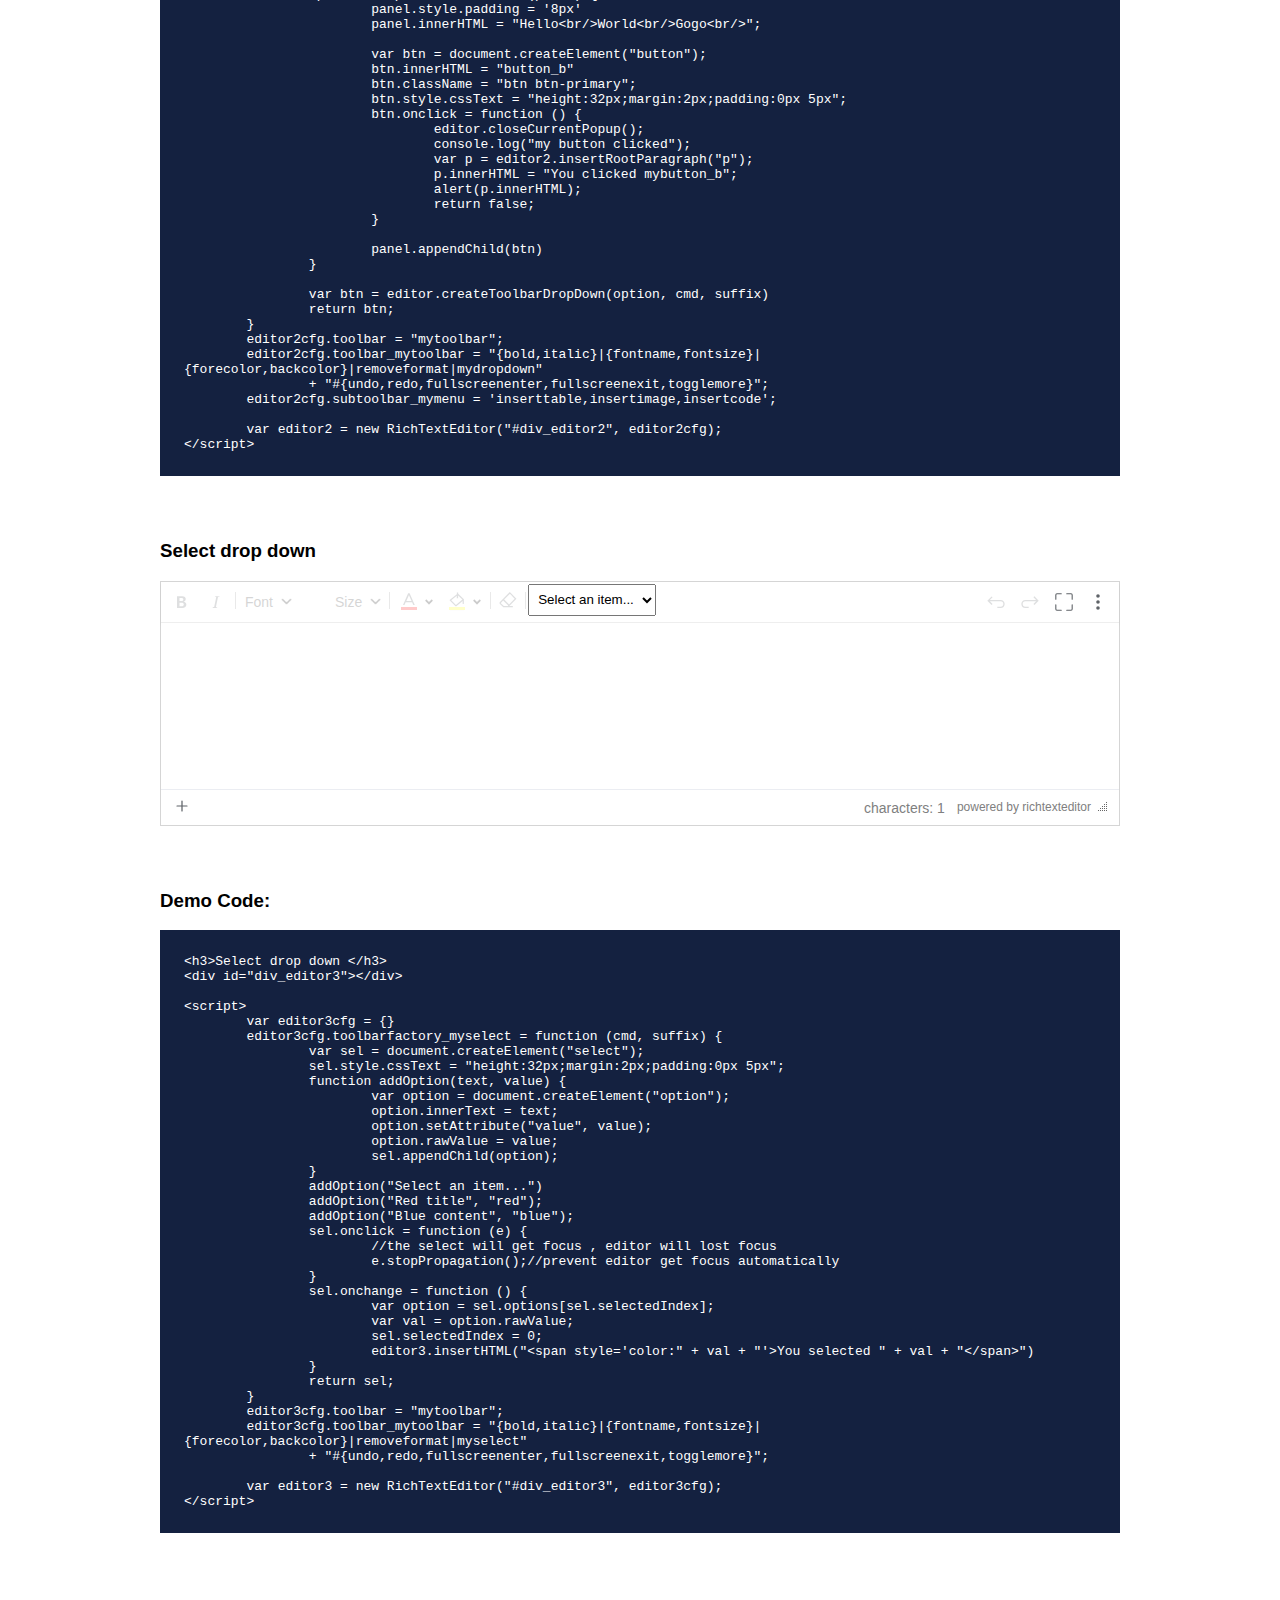
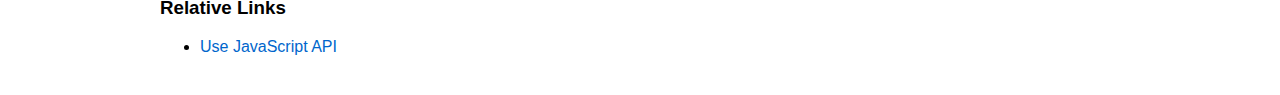
<file: richtexteditor/docs/demos/custom_dropdown.html>
﻿<!DOCTYPE html>

<html lang="en" xmlns="http://www.w3.org/1999/xhtml" style="display:flex;height:100%;flex-direction:column;">
<head>
	<meta charset="utf-8" />
	<title>Custom Dropdown</title>
	<base href='../' />
	<link rel="stylesheet" href="res/style.css" />
</head>
<body style="padding-bottom:3px;align-items:center">
	<div class="topbanner">
		<div style="align-self:stretch;width:960px;display:flex; flex-direction: row;">
			<div style="flex:99999">
				<label>RichTextEditor Demo</label>
			</div>
			<div>
				<a target="_blank" href="https://richtexteditor.com/">Home</a>
				&nbsp;
				<a target="_blank" href="https://richtexteditor.com/pricing.aspx">Pricing</a>
			</div>
		</div>
	</div>
	<div style="margin:auto;padding:12px 6px 36px;max-width:960px;">
		
	<h3>Add custom dropDown</h3>
	<p class="mb-4">
		Rich Text Editor allows you extend the functions of the editor. You can create new custom dropDowns and add them to the editor's toolbar list.
	</p>
	<div class="hs-docs-content-divider">
		<h3>Menu drop down </h3>
		<link rel="stylesheet" href="richtexteditor/rte_theme_default.css" />
		<script type="text/javascript" src="richtexteditor/rte.js"></script>
<script>RTE_DefaultConfig.url_base='richtexteditor'</script>
		<script type="text/javascript" src='richtexteditor/plugins/all_plugins.js'></script>

		

		<div id="div_editor1">
			<p>This example demonstrates how to create a custom dropDown.</p>
		</div>

		<script>
			var editor1cfg = {}
			editor1cfg.svgCode_menu_mymenu = '<svg viewBox="-2 -2 20 20" fill="#5F6368" style="width: 100%; height: 100%;"><path fill-rule="evenodd" d="M8 0a1 1 0 0 1 1 1v5.268l4.562-2.634a1 1 0 1 1 1 1.732L10 8l4.562 2.634a1 1 0 1 1-1 1.732L9 9.732V15a1 1 0 1 1-2 0V9.732l-4.562 2.634a1 1 0 1 1-1-1.732L6 8 1.438 5.366a1 1 0 0 1 1-1.732L7 6.268V1a1 1 0 0 1 1-1z" clip-rule="evenodd"></path></svg>';
			editor1cfg.toolbar = "mytoolbar";
			editor1cfg.toolbar_mytoolbar = "{bold,italic}|{fontname,fontsize}|{forecolor,backcolor}|removeformat|menu_mymenu"
				+ "#{undo,redo,fullscreenenter,fullscreenexit,togglemore}";
			editor1cfg.subtoolbar_mymenu = 'inserttable,insertimage,insertcode';
			var editor1 = new RichTextEditor("#div_editor1", editor1cfg);
		</script>

		
	</div>
	<div class="hs-docs-content-divider">

		<h3>Demo Code:</h3>
		<pre class="editordemocode rounded language-html">&lt;div id=&quot;div_editor1&quot;&gt;
	&lt;p&gt;This example demonstrates how to create a custom dropDown.&lt;/p&gt;
&lt;/div&gt;

&lt;script&gt;
	var editor1cfg = {}
	editor1cfg.svgCode_menu_mymenu = &#39;&lt;svg viewBox=&quot;-2 -2 20 20&quot; fill=&quot;#5F6368&quot; style=&quot;width: 100%; height: 100%;&quot;&gt;&lt;path fill-rule=&quot;evenodd&quot; d=&quot;M8 0a1 1 0 0 1 1 1v5.268l4.562-2.634a1 1 0 1 1 1 1.732L10 8l4.562 2.634a1 1 0 1 1-1 1.732L9 9.732V15a1 1 0 1 1-2 0V9.732l-4.562 2.634a1 1 0 1 1-1-1.732L6 8 1.438 5.366a1 1 0 0 1 1-1.732L7 6.268V1a1 1 0 0 1 1-1z&quot; clip-rule=&quot;evenodd&quot;&gt;&lt;/path&gt;&lt;/svg&gt;&#39;;
	editor1cfg.toolbar = &quot;mytoolbar&quot;;
	editor1cfg.toolbar_mytoolbar = &quot;{bold,italic}|{fontname,fontsize}|{forecolor,backcolor}|removeformat|menu_mymenu&quot;
		+ &quot;#{undo,redo,fullscreenenter,fullscreenexit,togglemore}&quot;;
	editor1cfg.subtoolbar_mymenu = &#39;inserttable,insertimage,insertcode&#39;;
	var editor1 = new RichTextEditor(&quot;#div_editor1&quot;, editor1cfg);
&lt;/script&gt;</pre>

	</div>

	<div class="hs-docs-content-divider">


		<h3>Panel drop down </h3>

		

		<div id="div_editor2">
			<p>This example demonstrates how to create a panel dropDown.</p>
		</div>

		<script>
			var editor2cfg = {}

			editor2cfg.toolbarfactory_mydropdown = function (cmd, suffix) {
				var editor = this;//Use this, maybe editor2 variable is not ready yet.
				var option = {};
				var inp;
				option.fillinput = function (input) {
					inp = input;
					inp.innerText = "MyDropDown";
					inp.style.overflowX = "hidden"
				}
				option.fillpanel = function (panel) {
					panel.style.padding = '8px'
					panel.innerHTML = "Hello<br/>World<br/>Gogo<br/>";

					var btn = document.createElement("button");
					btn.innerHTML = "button_b"
					btn.className = "btn btn-primary";
					btn.style.cssText = "height:32px;margin:2px;padding:0px 5px";
					btn.onclick = function () {
						editor.closeCurrentPopup();
						console.log("my button clicked");
						var p = editor2.insertRootParagraph("p");
						p.innerHTML = "You clicked mybutton_b";
						alert(p.innerHTML);
						return false;
					}

					panel.appendChild(btn)
				}

				var btn = editor.createToolbarDropDown(option, cmd, suffix)
				return btn;
			}
			editor2cfg.toolbar = "mytoolbar";
			editor2cfg.toolbar_mytoolbar = "{bold,italic}|{fontname,fontsize}|{forecolor,backcolor}|removeformat|mydropdown"
				+ "#{undo,redo,fullscreenenter,fullscreenexit,togglemore}";
			editor2cfg.subtoolbar_mymenu = 'inserttable,insertimage,insertcode';

			var editor2 = new RichTextEditor("#div_editor2", editor2cfg);
		</script>


		
	</div>
	<div class="hs-docs-content-divider">

		<h3>Demo Code:</h3>
		<pre class="editordemocode rounded language-html">&lt;div id=&quot;div_editor2&quot;&gt;
	&lt;p&gt;This example demonstrates how to create a panel dropDown.&lt;/p&gt;
&lt;/div&gt;

&lt;script&gt;
	var editor2cfg = {}

	editor2cfg.toolbarfactory_mydropdown = function (cmd, suffix) {
		var editor = this;//Use this, maybe editor2 variable is not ready yet.
		var option = {};
		var inp;
		option.fillinput = function (input) {
			inp = input;
			inp.innerText = &quot;MyDropDown&quot;;
			inp.style.overflowX = &quot;hidden&quot;
		}
		option.fillpanel = function (panel) {
			panel.style.padding = &#39;8px&#39;
			panel.innerHTML = &quot;Hello&lt;br/&gt;World&lt;br/&gt;Gogo&lt;br/&gt;&quot;;

			var btn = document.createElement(&quot;button&quot;);
			btn.innerHTML = &quot;button_b&quot;
			btn.className = &quot;btn btn-primary&quot;;
			btn.style.cssText = &quot;height:32px;margin:2px;padding:0px 5px&quot;;
			btn.onclick = function () {
				editor.closeCurrentPopup();
				console.log(&quot;my button clicked&quot;);
				var p = editor2.insertRootParagraph(&quot;p&quot;);
				p.innerHTML = &quot;You clicked mybutton_b&quot;;
				alert(p.innerHTML);
				return false;
			}

			panel.appendChild(btn)
		}

		var btn = editor.createToolbarDropDown(option, cmd, suffix)
		return btn;
	}
	editor2cfg.toolbar = &quot;mytoolbar&quot;;
	editor2cfg.toolbar_mytoolbar = &quot;{bold,italic}|{fontname,fontsize}|{forecolor,backcolor}|removeformat|mydropdown&quot;
		+ &quot;#{undo,redo,fullscreenenter,fullscreenexit,togglemore}&quot;;
	editor2cfg.subtoolbar_mymenu = &#39;inserttable,insertimage,insertcode&#39;;

	var editor2 = new RichTextEditor(&quot;#div_editor2&quot;, editor2cfg);
&lt;/script&gt;</pre>

	</div>

	<div class="hs-docs-content-divider">
		

		<h3>Select drop down </h3>
		<div id="div_editor3"></div>

		<script>
			var editor3cfg = {}
			editor3cfg.toolbarfactory_myselect = function (cmd, suffix) {
				var sel = document.createElement("select");
				sel.style.cssText = "height:32px;margin:2px;padding:0px 5px";
				function addOption(text, value) {
					var option = document.createElement("option");
					option.innerText = text;
					option.setAttribute("value", value);
					option.rawValue = value;
					sel.appendChild(option);
				}
				addOption("Select an item...")
				addOption("Red title", "red");
				addOption("Blue content", "blue");
				sel.onclick = function (e) {
					//the select will get focus , editor will lost focus
					e.stopPropagation();//prevent editor get focus automatically
				}
				sel.onchange = function () {
					var option = sel.options[sel.selectedIndex];
					var val = option.rawValue;
					sel.selectedIndex = 0;
					editor3.insertHTML("<span style='color:" + val + "'>You selected " + val + "</span>")
				}
				return sel;
			}
			editor3cfg.toolbar = "mytoolbar";
			editor3cfg.toolbar_mytoolbar = "{bold,italic}|{fontname,fontsize}|{forecolor,backcolor}|removeformat|myselect"
				+ "#{undo,redo,fullscreenenter,fullscreenexit,togglemore}";

			var editor3 = new RichTextEditor("#div_editor3", editor3cfg);
		</script>

		
	</div>
	<div class="hs-docs-content-divider">

		<h3>Demo Code:</h3>
		<pre class="editordemocode rounded language-html">&lt;h3&gt;Select drop down &lt;/h3&gt;
&lt;div id=&quot;div_editor3&quot;&gt;&lt;/div&gt;

&lt;script&gt;
	var editor3cfg = {}
	editor3cfg.toolbarfactory_myselect = function (cmd, suffix) {
		var sel = document.createElement(&quot;select&quot;);
		sel.style.cssText = &quot;height:32px;margin:2px;padding:0px 5px&quot;;
		function addOption(text, value) {
			var option = document.createElement(&quot;option&quot;);
			option.innerText = text;
			option.setAttribute(&quot;value&quot;, value);
			option.rawValue = value;
			sel.appendChild(option);
		}
		addOption(&quot;Select an item...&quot;)
		addOption(&quot;Red title&quot;, &quot;red&quot;);
		addOption(&quot;Blue content&quot;, &quot;blue&quot;);
		sel.onclick = function (e) {
			//the select will get focus , editor will lost focus
			e.stopPropagation();//prevent editor get focus automatically
		}
		sel.onchange = function () {
			var option = sel.options[sel.selectedIndex];
			var val = option.rawValue;
			sel.selectedIndex = 0;
			editor3.insertHTML(&quot;&lt;span style=&#39;color:&quot; + val + &quot;&#39;&gt;You selected &quot; + val + &quot;&lt;/span&gt;&quot;)
		}
		return sel;
	}
	editor3cfg.toolbar = &quot;mytoolbar&quot;;
	editor3cfg.toolbar_mytoolbar = &quot;{bold,italic}|{fontname,fontsize}|{forecolor,backcolor}|removeformat|myselect&quot;
		+ &quot;#{undo,redo,fullscreenenter,fullscreenexit,togglemore}&quot;;

	var editor3 = new RichTextEditor(&quot;#div_editor3&quot;, editor3cfg);
&lt;/script&gt;</pre>

	</div>



	<div class="hs-docs-content-divider relative-links">
		<h3 class="relative-links">Relative Links</h3>
		<ul class="relative-links">
			<li><a href="docs/cmd_allcommands.html">Use JavaScript API</a></li>
		</ul>
	</div>



	</div>
	<script src="res/patch.js"></script>
</body>
</html>
</file>
<file: css/css.css>
html, body, div, span, applet, object, iframe,
h1, h2, h3, h4, h5, h6, p, blockquote, pre,
a, abbr, acronym, address, big, cite, code,
del, dfn, em, img, ins, kbd, q, s, samp,
small, strike, strong, sub, sup, tt, var,
b, u, i, center,
dl, dt, dd, ol, ul, li,
fieldset, form, label, legend,
table, caption, tbody, tfoot, thead, tr, th, td,
article, aside, canvas, details, embed, 
figure, figcaption, footer, header, hgroup, 
menu, nav, output, ruby, section, summary,
time, mark, audio, video {
	margin: 0;
	padding: 0;
	border: 0;
	font-size: 100%;
	font: inherit;
	vertical-align: baseline;
}
/* HTML5 display-role reset for older browsers */
article, aside, details, figcaption, figure, 
footer, header, hgroup, menu, nav, section {
	display: block;
}
body {
	line-height: 1;
}
ol, ul {
	list-style: none;
}
blockquote, q {
	quotes: none;
}
blockquote:before, blockquote:after,
q:before, q:after {
	content: '';
	content: none;
}
table {
	border-collapse: collapse;
	border-spacing: 0;
}
</file>
<file: css/menu.css>
.hamburger {
    padding: 0 0 0 15px;
    display: inline-block;
    cursor: pointer;
    transition-property: opacity, filter;
    transition-duration: 0.15s;
    transition-timing-function: linear;
    font: inherit;
    color: inherit;
    text-transform: none;
    background-color: transparent;
    border: 0;
    margin: 0;
    overflow: visible;
}
.hamburger:hover {
    opacity: 0.7;
}
.hamburger.is-active:hover {
    opacity: 0.7;
}
.hamburger.is-active .hamburger-inner,
.hamburger.is-active .hamburger-inner::before,
.hamburger.is-active .hamburger-inner::after {
    background-color: #00b274;
}

.hamburger-box {
    width: 40px;
    height: 24px;
    display: inline-block;
    position: relative;
}

.hamburger-inner {
    display: block;
    top: 50%;
    margin-top: -2px;
}
.hamburger-inner,
.hamburger-inner::before,
.hamburger-inner::after {
    width: 40px;
    height: 4px;
    background-color: #039672;
    border-radius: 4px;
    position: absolute;
    transition-property: transform;
    transition-duration: 0.15s;
    transition-timing-function: ease;
}
.hamburger-inner::before,
.hamburger-inner::after {
    content: "";
    display: block;
}
.hamburger-inner::before {
    top: -10px;
}
.hamburger-inner::after {
    bottom: -10px;
}

/*
     * 3DX
     */
.hamburger--3dx .hamburger-box {
    perspective: 80px;
}

.hamburger--3dx .hamburger-inner {
    transition: transform 0.15s cubic-bezier(0.645, 0.045, 0.355, 1),
        background-color 0s 0.1s cubic-bezier(0.645, 0.045, 0.355, 1);
}
.hamburger--3dx .hamburger-inner::before,
.hamburger--3dx .hamburger-inner::after {
    transition: transform 0s 0.1s cubic-bezier(0.645, 0.045, 0.355, 1);
}

.hamburger--3dx.is-active .hamburger-inner {
    background-color: transparent !important;
    transform: rotateY(180deg);
}
.hamburger--3dx.is-active .hamburger-inner::before {
    transform: translate3d(0, 10px, 0) rotate(45deg);
}
.hamburger--3dx.is-active .hamburger-inner::after {
    transform: translate3d(0, -10px, 0) rotate(-45deg);
}

/*
     * 3DX Reverse
     */
.hamburger--3dx-r .hamburger-box {
    perspective: 80px;
}

.hamburger--3dx-r .hamburger-inner {
    transition: transform 0.15s cubic-bezier(0.645, 0.045, 0.355, 1),
        background-color 0s 0.1s cubic-bezier(0.645, 0.045, 0.355, 1);
}
.hamburger--3dx-r .hamburger-inner::before,
.hamburger--3dx-r .hamburger-inner::after {
    transition: transform 0s 0.1s cubic-bezier(0.645, 0.045, 0.355, 1);
}

.hamburger--3dx-r.is-active .hamburger-inner {
    background-color: transparent !important;
    transform: rotateY(-180deg);
}
.hamburger--3dx-r.is-active .hamburger-inner::before {
    transform: translate3d(0, 10px, 0) rotate(45deg);
}
.hamburger--3dx-r.is-active .hamburger-inner::after {
    transform: translate3d(0, -10px, 0) rotate(-45deg);
}

/*
     * 3DY
     */
.hamburger--3dy .hamburger-box {
    perspective: 80px;
}

.hamburger--3dy .hamburger-inner {
    transition: transform 0.15s cubic-bezier(0.645, 0.045, 0.355, 1),
        background-color 0s 0.1s cubic-bezier(0.645, 0.045, 0.355, 1);
}
.hamburger--3dy .hamburger-inner::before,
.hamburger--3dy .hamburger-inner::after {
    transition: transform 0s 0.1s cubic-bezier(0.645, 0.045, 0.355, 1);
}

.hamburger--3dy.is-active .hamburger-inner {
    background-color: transparent !important;
    transform: rotateX(-180deg);
}
.hamburger--3dy.is-active .hamburger-inner::before {
    transform: translate3d(0, 10px, 0) rotate(45deg);
}
.hamburger--3dy.is-active .hamburger-inner::after {
    transform: translate3d(0, -10px, 0) rotate(-45deg);
}

/*
     * 3DY Reverse
     */
.hamburger--3dy-r .hamburger-box {
    perspective: 80px;
}

.hamburger--3dy-r .hamburger-inner {
    transition: transform 0.15s cubic-bezier(0.645, 0.045, 0.355, 1),
        background-color 0s 0.1s cubic-bezier(0.645, 0.045, 0.355, 1);
}
.hamburger--3dy-r .hamburger-inner::before,
.hamburger--3dy-r .hamburger-inner::after {
    transition: transform 0s 0.1s cubic-bezier(0.645, 0.045, 0.355, 1);
}

.hamburger--3dy-r.is-active .hamburger-inner {
    background-color: transparent !important;
    transform: rotateX(180deg);
}
.hamburger--3dy-r.is-active .hamburger-inner::before {
    transform: translate3d(0, 10px, 0) rotate(45deg);
}
.hamburger--3dy-r.is-active .hamburger-inner::after {
    transform: translate3d(0, -10px, 0) rotate(-45deg);
}

/*
     * 3DXY
     */
.hamburger--3dxy .hamburger-box {
    perspective: 80px;
}

.hamburger--3dxy .hamburger-inner {
    transition: transform 0.15s cubic-bezier(0.645, 0.045, 0.355, 1),
        background-color 0s 0.1s cubic-bezier(0.645, 0.045, 0.355, 1);
}
.hamburger--3dxy .hamburger-inner::before,
.hamburger--3dxy .hamburger-inner::after {
    transition: transform 0s 0.1s cubic-bezier(0.645, 0.045, 0.355, 1);
}

.hamburger--3dxy.is-active .hamburger-inner {
    background-color: transparent !important;
    transform: rotateX(180deg) rotateY(180deg);
}
.hamburger--3dxy.is-active .hamburger-inner::before {
    transform: translate3d(0, 10px, 0) rotate(45deg);
}
.hamburger--3dxy.is-active .hamburger-inner::after {
    transform: translate3d(0, -10px, 0) rotate(-45deg);
}

/*
     * 3DXY Reverse
     */
.hamburger--3dxy-r .hamburger-box {
    perspective: 80px;
}

.hamburger--3dxy-r .hamburger-inner {
    transition: transform 0.15s cubic-bezier(0.645, 0.045, 0.355, 1),
        background-color 0s 0.1s cubic-bezier(0.645, 0.045, 0.355, 1);
}
.hamburger--3dxy-r .hamburger-inner::before,
.hamburger--3dxy-r .hamburger-inner::after {
    transition: transform 0s 0.1s cubic-bezier(0.645, 0.045, 0.355, 1);
}

.hamburger--3dxy-r.is-active .hamburger-inner {
    background-color: transparent !important;
    transform: rotateX(180deg) rotateY(180deg) rotateZ(-180deg);
}
.hamburger--3dxy-r.is-active .hamburger-inner::before {
    transform: translate3d(0, 10px, 0) rotate(45deg);
}
.hamburger--3dxy-r.is-active .hamburger-inner::after {
    transform: translate3d(0, -10px, 0) rotate(-45deg);
}

/*
     * Arrow
     */
.hamburger--arrow.is-active .hamburger-inner::before {
    transform: translate3d(-8px, 0, 0) rotate(-45deg) scale(0.7, 1);
}

.hamburger--arrow.is-active .hamburger-inner::after {
    transform: translate3d(-8px, 0, 0) rotate(45deg) scale(0.7, 1);
}

/*
     * Arrow Right
     */
.hamburger--arrow-r.is-active .hamburger-inner::before {
    transform: translate3d(8px, 0, 0) rotate(45deg) scale(0.7, 1);
}

.hamburger--arrow-r.is-active .hamburger-inner::after {
    transform: translate3d(8px, 0, 0) rotate(-45deg) scale(0.7, 1);
}

/*
     * Arrow Alt
     */
.hamburger--arrowalt .hamburger-inner::before {
    transition: top 0.1s 0.1s ease,
        transform 0.1s cubic-bezier(0.165, 0.84, 0.44, 1);
}

.hamburger--arrowalt .hamburger-inner::after {
    transition: bottom 0.1s 0.1s ease,
        transform 0.1s cubic-bezier(0.165, 0.84, 0.44, 1);
}

.hamburger--arrowalt.is-active .hamburger-inner::before {
    top: 0;
    transform: translate3d(-8px, -10px, 0) rotate(-45deg) scale(0.7, 1);
    transition: top 0.1s ease,
        transform 0.1s 0.1s cubic-bezier(0.895, 0.03, 0.685, 0.22);
}

.hamburger--arrowalt.is-active .hamburger-inner::after {
    bottom: 0;
    transform: translate3d(-8px, 10px, 0) rotate(45deg) scale(0.7, 1);
    transition: bottom 0.1s ease,
        transform 0.1s 0.1s cubic-bezier(0.895, 0.03, 0.685, 0.22);
}

/*
     * Arrow Alt Right
     */
.hamburger--arrowalt-r .hamburger-inner::before {
    transition: top 0.1s 0.1s ease,
        transform 0.1s cubic-bezier(0.165, 0.84, 0.44, 1);
}

.hamburger--arrowalt-r .hamburger-inner::after {
    transition: bottom 0.1s 0.1s ease,
        transform 0.1s cubic-bezier(0.165, 0.84, 0.44, 1);
}

.hamburger--arrowalt-r.is-active .hamburger-inner::before {
    top: 0;
    transform: translate3d(8px, -10px, 0) rotate(45deg) scale(0.7, 1);
    transition: top 0.1s ease,
        transform 0.1s 0.1s cubic-bezier(0.895, 0.03, 0.685, 0.22);
}

.hamburger--arrowalt-r.is-active .hamburger-inner::after {
    bottom: 0;
    transform: translate3d(8px, 10px, 0) rotate(-45deg) scale(0.7, 1);
    transition: bottom 0.1s ease,
        transform 0.1s 0.1s cubic-bezier(0.895, 0.03, 0.685, 0.22);
}

/*
     * Arrow Turn
     */
.hamburger--arrowturn.is-active .hamburger-inner {
    transform: rotate(-180deg);
}
.hamburger--arrowturn.is-active .hamburger-inner::before {
    transform: translate3d(8px, 0, 0) rotate(45deg) scale(0.7, 1);
}
.hamburger--arrowturn.is-active .hamburger-inner::after {
    transform: translate3d(8px, 0, 0) rotate(-45deg) scale(0.7, 1);
}

/*
     * Arrow Turn Right
     */
.hamburger--arrowturn-r.is-active .hamburger-inner {
    transform: rotate(-180deg);
}
.hamburger--arrowturn-r.is-active .hamburger-inner::before {
    transform: translate3d(-8px, 0, 0) rotate(-45deg) scale(0.7, 1);
}
.hamburger--arrowturn-r.is-active .hamburger-inner::after {
    transform: translate3d(-8px, 0, 0) rotate(45deg) scale(0.7, 1);
}

/*
     * Boring
     */
.hamburger--boring .hamburger-inner,
.hamburger--boring .hamburger-inner::before,
.hamburger--boring .hamburger-inner::after {
    transition-property: none;
}

.hamburger--boring.is-active .hamburger-inner {
    transform: rotate(45deg);
}
.hamburger--boring.is-active .hamburger-inner::before {
    top: 0;
    opacity: 0;
}
.hamburger--boring.is-active .hamburger-inner::after {
    bottom: 0;
    transform: rotate(-90deg);
}

/*
     * Collapse
     */
.hamburger--collapse .hamburger-inner {
    top: auto;
    bottom: 0;
    transition-duration: 0.13s;
    transition-delay: 0.13s;
    transition-timing-function: cubic-bezier(0.55, 0.055, 0.675, 0.19);
}
.hamburger--collapse .hamburger-inner::after {
    top: -20px;
    transition: top 0.2s 0.2s cubic-bezier(0.33333, 0.66667, 0.66667, 1),
        opacity 0.1s linear;
}
.hamburger--collapse .hamburger-inner::before {
    transition: top 0.12s 0.2s cubic-bezier(0.33333, 0.66667, 0.66667, 1),
        transform 0.13s cubic-bezier(0.55, 0.055, 0.675, 0.19);
}

.hamburger--collapse.is-active .hamburger-inner {
    transform: translate3d(0, -10px, 0) rotate(-45deg);
    transition-delay: 0.22s;
    transition-timing-function: cubic-bezier(0.215, 0.61, 0.355, 1);
}
.hamburger--collapse.is-active .hamburger-inner::after {
    top: 0;
    opacity: 0;
    transition: top 0.2s cubic-bezier(0.33333, 0, 0.66667, 0.33333),
        opacity 0.1s 0.22s linear;
}
.hamburger--collapse.is-active .hamburger-inner::before {
    top: 0;
    transform: rotate(-90deg);
    transition: top 0.1s 0.16s cubic-bezier(0.33333, 0, 0.66667, 0.33333),
        transform 0.13s 0.25s cubic-bezier(0.215, 0.61, 0.355, 1);
}

/*
     * Collapse Reverse
     */
.hamburger--collapse-r .hamburger-inner {
    top: auto;
    bottom: 0;
    transition-duration: 0.13s;
    transition-delay: 0.13s;
    transition-timing-function: cubic-bezier(0.55, 0.055, 0.675, 0.19);
}
.hamburger--collapse-r .hamburger-inner::after {
    top: -20px;
    transition: top 0.2s 0.2s cubic-bezier(0.33333, 0.66667, 0.66667, 1),
        opacity 0.1s linear;
}
.hamburger--collapse-r .hamburger-inner::before {
    transition: top 0.12s 0.2s cubic-bezier(0.33333, 0.66667, 0.66667, 1),
        transform 0.13s cubic-bezier(0.55, 0.055, 0.675, 0.19);
}

.hamburger--collapse-r.is-active .hamburger-inner {
    transform: translate3d(0, -10px, 0) rotate(45deg);
    transition-delay: 0.22s;
    transition-timing-function: cubic-bezier(0.215, 0.61, 0.355, 1);
}
.hamburger--collapse-r.is-active .hamburger-inner::after {
    top: 0;
    opacity: 0;
    transition: top 0.2s cubic-bezier(0.33333, 0, 0.66667, 0.33333),
        opacity 0.1s 0.22s linear;
}
.hamburger--collapse-r.is-active .hamburger-inner::before {
    top: 0;
    transform: rotate(90deg);
    transition: top 0.1s 0.16s cubic-bezier(0.33333, 0, 0.66667, 0.33333),
        transform 0.13s 0.25s cubic-bezier(0.215, 0.61, 0.355, 1);
}

/*
     * Elastic
     */
.hamburger--elastic .hamburger-inner {
    top: 2px;
    transition-duration: 0.275s;
    transition-timing-function: cubic-bezier(0.68, -0.55, 0.265, 1.55);
}
.hamburger--elastic .hamburger-inner::before {
    top: 10px;
    transition: opacity 0.125s 0.275s ease;
}
.hamburger--elastic .hamburger-inner::after {
    top: 20px;
    transition: transform 0.275s cubic-bezier(0.68, -0.55, 0.265, 1.55);
}

.hamburger--elastic.is-active .hamburger-inner {
    transform: translate3d(0, 10px, 0) rotate(135deg);
    transition-delay: 0.075s;
}
.hamburger--elastic.is-active .hamburger-inner::before {
    transition-delay: 0s;
    opacity: 0;
}
.hamburger--elastic.is-active .hamburger-inner::after {
    transform: translate3d(0, -20px, 0) rotate(-270deg);
    transition-delay: 0.075s;
}

/*
     * Elastic Reverse
     */
.hamburger--elastic-r .hamburger-inner {
    top: 2px;
    transition-duration: 0.275s;
    transition-timing-function: cubic-bezier(0.68, -0.55, 0.265, 1.55);
}
.hamburger--elastic-r .hamburger-inner::before {
    top: 10px;
    transition: opacity 0.125s 0.275s ease;
}
.hamburger--elastic-r .hamburger-inner::after {
    top: 20px;
    transition: transform 0.275s cubic-bezier(0.68, -0.55, 0.265, 1.55);
}

.hamburger--elastic-r.is-active .hamburger-inner {
    transform: translate3d(0, 10px, 0) rotate(-135deg);
    transition-delay: 0.075s;
}
.hamburger--elastic-r.is-active .hamburger-inner::before {
    transition-delay: 0s;
    opacity: 0;
}
.hamburger--elastic-r.is-active .hamburger-inner::after {
    transform: translate3d(0, -20px, 0) rotate(270deg);
    transition-delay: 0.075s;
}

/*
     * Emphatic
     */
.hamburger--emphatic {
    overflow: hidden;
}
.hamburger--emphatic .hamburger-inner {
    transition: background-color 0.125s 0.175s ease-in;
}
.hamburger--emphatic .hamburger-inner::before {
    left: 0;
    transition: transform 0.125s cubic-bezier(0.6, 0.04, 0.98, 0.335),
        top 0.05s 0.125s linear, left 0.125s 0.175s ease-in;
}
.hamburger--emphatic .hamburger-inner::after {
    top: 10px;
    right: 0;
    transition: transform 0.125s cubic-bezier(0.6, 0.04, 0.98, 0.335),
        top 0.05s 0.125s linear, right 0.125s 0.175s ease-in;
}
.hamburger--emphatic.is-active .hamburger-inner {
    transition-delay: 0s;
    transition-timing-function: ease-out;
    background-color: transparent !important;
}
.hamburger--emphatic.is-active .hamburger-inner::before {
    left: -80px;
    top: -80px;
    transform: translate3d(80px, 80px, 0) rotate(45deg);
    transition: left 0.125s ease-out, top 0.05s 0.125s linear,
        transform 0.125s 0.175s cubic-bezier(0.075, 0.82, 0.165, 1);
}
.hamburger--emphatic.is-active .hamburger-inner::after {
    right: -80px;
    top: -80px;
    transform: translate3d(-80px, 80px, 0) rotate(-45deg);
    transition: right 0.125s ease-out, top 0.05s 0.125s linear,
        transform 0.125s 0.175s cubic-bezier(0.075, 0.82, 0.165, 1);
}

/*
     * Emphatic Reverse
     */
.hamburger--emphatic-r {
    overflow: hidden;
}
.hamburger--emphatic-r .hamburger-inner {
    transition: background-color 0.125s 0.175s ease-in;
}
.hamburger--emphatic-r .hamburger-inner::before {
    left: 0;
    transition: transform 0.125s cubic-bezier(0.6, 0.04, 0.98, 0.335),
        top 0.05s 0.125s linear, left 0.125s 0.175s ease-in;
}
.hamburger--emphatic-r .hamburger-inner::after {
    top: 10px;
    right: 0;
    transition: transform 0.125s cubic-bezier(0.6, 0.04, 0.98, 0.335),
        top 0.05s 0.125s linear, right 0.125s 0.175s ease-in;
}
.hamburger--emphatic-r.is-active .hamburger-inner {
    transition-delay: 0s;
    transition-timing-function: ease-out;
    background-color: transparent !important;
}
.hamburger--emphatic-r.is-active .hamburger-inner::before {
    left: -80px;
    top: 80px;
    transform: translate3d(80px, -80px, 0) rotate(-45deg);
    transition: left 0.125s ease-out, top 0.05s 0.125s linear,
        transform 0.125s 0.175s cubic-bezier(0.075, 0.82, 0.165, 1);
}
.hamburger--emphatic-r.is-active .hamburger-inner::after {
    right: -80px;
    top: 80px;
    transform: translate3d(-80px, -80px, 0) rotate(45deg);
    transition: right 0.125s ease-out, top 0.05s 0.125s linear,
        transform 0.125s 0.175s cubic-bezier(0.075, 0.82, 0.165, 1);
}

/*
     * Minus
     */
.hamburger--minus .hamburger-inner::before,
.hamburger--minus .hamburger-inner::after {
    transition: bottom 0.08s 0s ease-out, top 0.08s 0s ease-out,
        opacity 0s linear;
}

.hamburger--minus.is-active .hamburger-inner::before,
.hamburger--minus.is-active .hamburger-inner::after {
    opacity: 0;
    transition: bottom 0.08s ease-out, top 0.08s ease-out,
        opacity 0s 0.08s linear;
}

.hamburger--minus.is-active .hamburger-inner::before {
    top: 0;
}

.hamburger--minus.is-active .hamburger-inner::after {
    bottom: 0;
}

/*
     * Slider
     */
.hamburger--slider .hamburger-inner {
    top: 2px;
}
.hamburger--slider .hamburger-inner::before {
    top: 10px;
    transition-property: transform, opacity;
    transition-timing-function: ease;
    transition-duration: 0.15s;
}
.hamburger--slider .hamburger-inner::after {
    top: 20px;
}

.hamburger--slider.is-active .hamburger-inner {
    transform: translate3d(0, 10px, 0) rotate(45deg);
}
.hamburger--slider.is-active .hamburger-inner::before {
    transform: rotate(-45deg) translate3d(-5.71429px, -6px, 0);
    opacity: 0;
}
.hamburger--slider.is-active .hamburger-inner::after {
    transform: translate3d(0, -20px, 0) rotate(-90deg);
}

/*
     * Slider Reverse
     */
.hamburger--slider-r .hamburger-inner {
    top: 2px;
}
.hamburger--slider-r .hamburger-inner::before {
    top: 10px;
    transition-property: transform, opacity;
    transition-timing-function: ease;
    transition-duration: 0.15s;
}
.hamburger--slider-r .hamburger-inner::after {
    top: 20px;
}

.hamburger--slider-r.is-active .hamburger-inner {
    transform: translate3d(0, 10px, 0) rotate(-45deg);
}
.hamburger--slider-r.is-active .hamburger-inner::before {
    transform: rotate(45deg) translate3d(5.71429px, -6px, 0);
    opacity: 0;
}
.hamburger--slider-r.is-active .hamburger-inner::after {
    transform: translate3d(0, -20px, 0) rotate(90deg);
}

/*
     * Spin
     */
.hamburger--spin .hamburger-inner {
    transition-duration: 0.22s;
    transition-timing-function: cubic-bezier(0.55, 0.055, 0.675, 0.19);
}
.hamburger--spin .hamburger-inner::before {
    transition: top 0.1s 0.25s ease-in, opacity 0.1s ease-in;
}
.hamburger--spin .hamburger-inner::after {
    transition: bottom 0.1s 0.25s ease-in,
        transform 0.22s cubic-bezier(0.55, 0.055, 0.675, 0.19);
}

.hamburger--spin.is-active .hamburger-inner {
    transform: rotate(225deg);
    transition-delay: 0.12s;
    transition-timing-function: cubic-bezier(0.215, 0.61, 0.355, 1);
}
.hamburger--spin.is-active .hamburger-inner::before {
    top: 0;
    opacity: 0;
    transition: top 0.1s ease-out, opacity 0.1s 0.12s ease-out;
}
.hamburger--spin.is-active .hamburger-inner::after {
    bottom: 0;
    transform: rotate(-90deg);
    transition: bottom 0.1s ease-out,
        transform 0.22s 0.12s cubic-bezier(0.215, 0.61, 0.355, 1);
}

/*
     * Spin Reverse
     */
.hamburger--spin-r .hamburger-inner {
    transition-duration: 0.22s;
    transition-timing-function: cubic-bezier(0.55, 0.055, 0.675, 0.19);
}
.hamburger--spin-r .hamburger-inner::before {
    transition: top 0.1s 0.25s ease-in, opacity 0.1s ease-in;
}
.hamburger--spin-r .hamburger-inner::after {
    transition: bottom 0.1s 0.25s ease-in,
        transform 0.22s cubic-bezier(0.55, 0.055, 0.675, 0.19);
}

.hamburger--spin-r.is-active .hamburger-inner {
    transform: rotate(-225deg);
    transition-delay: 0.12s;
    transition-timing-function: cubic-bezier(0.215, 0.61, 0.355, 1);
}
.hamburger--spin-r.is-active .hamburger-inner::before {
    top: 0;
    opacity: 0;
    transition: top 0.1s ease-out, opacity 0.1s 0.12s ease-out;
}
.hamburger--spin-r.is-active .hamburger-inner::after {
    bottom: 0;
    transform: rotate(90deg);
    transition: bottom 0.1s ease-out,
        transform 0.22s 0.12s cubic-bezier(0.215, 0.61, 0.355, 1);
}

/*
     * Spring
     */
.hamburger--spring .hamburger-inner {
    top: 2px;
    transition: background-color 0s 0.13s linear;
}
.hamburger--spring .hamburger-inner::before {
    top: 10px;
    transition: top 0.1s 0.2s cubic-bezier(0.33333, 0.66667, 0.66667, 1),
        transform 0.13s cubic-bezier(0.55, 0.055, 0.675, 0.19);
}
.hamburger--spring .hamburger-inner::after {
    top: 20px;
    transition: top 0.2s 0.2s cubic-bezier(0.33333, 0.66667, 0.66667, 1),
        transform 0.13s cubic-bezier(0.55, 0.055, 0.675, 0.19);
}

.hamburger--spring.is-active .hamburger-inner {
    transition-delay: 0.22s;
    background-color: transparent !important;
}
.hamburger--spring.is-active .hamburger-inner::before {
    top: 0;
    transition: top 0.1s 0.15s cubic-bezier(0.33333, 0, 0.66667, 0.33333),
        transform 0.13s 0.22s cubic-bezier(0.215, 0.61, 0.355, 1);
    transform: translate3d(0, 10px, 0) rotate(45deg);
}
.hamburger--spring.is-active .hamburger-inner::after {
    top: 0;
    transition: top 0.2s cubic-bezier(0.33333, 0, 0.66667, 0.33333),
        transform 0.13s 0.22s cubic-bezier(0.215, 0.61, 0.355, 1);
    transform: translate3d(0, 10px, 0) rotate(-45deg);
}

/*
     * Spring Reverse
     */
.hamburger--spring-r .hamburger-inner {
    top: auto;
    bottom: 0;
    transition-duration: 0.13s;
    transition-delay: 0s;
    transition-timing-function: cubic-bezier(0.55, 0.055, 0.675, 0.19);
}
.hamburger--spring-r .hamburger-inner::after {
    top: -20px;
    transition: top 0.2s 0.2s cubic-bezier(0.33333, 0.66667, 0.66667, 1),
        opacity 0s linear;
}
.hamburger--spring-r .hamburger-inner::before {
    transition: top 0.1s 0.2s cubic-bezier(0.33333, 0.66667, 0.66667, 1),
        transform 0.13s cubic-bezier(0.55, 0.055, 0.675, 0.19);
}

.hamburger--spring-r.is-active .hamburger-inner {
    transform: translate3d(0, -10px, 0) rotate(-45deg);
    transition-delay: 0.22s;
    transition-timing-function: cubic-bezier(0.215, 0.61, 0.355, 1);
}
.hamburger--spring-r.is-active .hamburger-inner::after {
    top: 0;
    opacity: 0;
    transition: top 0.2s cubic-bezier(0.33333, 0, 0.66667, 0.33333),
        opacity 0s 0.22s linear;
}
.hamburger--spring-r.is-active .hamburger-inner::before {
    top: 0;
    transform: rotate(90deg);
    transition: top 0.1s 0.15s cubic-bezier(0.33333, 0, 0.66667, 0.33333),
        transform 0.13s 0.22s cubic-bezier(0.215, 0.61, 0.355, 1);
}

/*
     * Stand
     */
.hamburger--stand .hamburger-inner {
    transition: transform 0.075s 0.15s cubic-bezier(0.55, 0.055, 0.675, 0.19),
        background-color 0s 0.075s linear;
}
.hamburger--stand .hamburger-inner::before {
    transition: top 0.075s 0.075s ease-in,
        transform 0.075s 0s cubic-bezier(0.55, 0.055, 0.675, 0.19);
}
.hamburger--stand .hamburger-inner::after {
    transition: bottom 0.075s 0.075s ease-in,
        transform 0.075s 0s cubic-bezier(0.55, 0.055, 0.675, 0.19);
}

.hamburger--stand.is-active .hamburger-inner {
    transform: rotate(90deg);
    background-color: transparent !important;
    transition: transform 0.075s 0s cubic-bezier(0.215, 0.61, 0.355, 1),
        background-color 0s 0.15s linear;
}
.hamburger--stand.is-active .hamburger-inner::before {
    top: 0;
    transform: rotate(-45deg);
    transition: top 0.075s 0.1s ease-out,
        transform 0.075s 0.15s cubic-bezier(0.215, 0.61, 0.355, 1);
}
.hamburger--stand.is-active .hamburger-inner::after {
    bottom: 0;
    transform: rotate(45deg);
    transition: bottom 0.075s 0.1s ease-out,
        transform 0.075s 0.15s cubic-bezier(0.215, 0.61, 0.355, 1);
}

/*
     * Stand Reverse
     */
.hamburger--stand-r .hamburger-inner {
    transition: transform 0.075s 0.15s cubic-bezier(0.55, 0.055, 0.675, 0.19),
        background-color 0s 0.075s linear;
}
.hamburger--stand-r .hamburger-inner::before {
    transition: top 0.075s 0.075s ease-in,
        transform 0.075s 0s cubic-bezier(0.55, 0.055, 0.675, 0.19);
}
.hamburger--stand-r .hamburger-inner::after {
    transition: bottom 0.075s 0.075s ease-in,
        transform 0.075s 0s cubic-bezier(0.55, 0.055, 0.675, 0.19);
}

.hamburger--stand-r.is-active .hamburger-inner {
    transform: rotate(-90deg);
    background-color: transparent !important;
    transition: transform 0.075s 0s cubic-bezier(0.215, 0.61, 0.355, 1),
        background-color 0s 0.15s linear;
}
.hamburger--stand-r.is-active .hamburger-inner::before {
    top: 0;
    transform: rotate(-45deg);
    transition: top 0.075s 0.1s ease-out,
        transform 0.075s 0.15s cubic-bezier(0.215, 0.61, 0.355, 1);
}
.hamburger--stand-r.is-active .hamburger-inner::after {
    bottom: 0;
    transform: rotate(45deg);
    transition: bottom 0.075s 0.1s ease-out,
        transform 0.075s 0.15s cubic-bezier(0.215, 0.61, 0.355, 1);
}

/*
     * Squeeze
     */
.hamburger--squeeze .hamburger-inner {
    transition-duration: 0.075s;
    transition-timing-function: cubic-bezier(0.55, 0.055, 0.675, 0.19);
}
.hamburger--squeeze .hamburger-inner::before {
    transition: top 0.075s 0.12s ease, opacity 0.075s ease;
}
.hamburger--squeeze .hamburger-inner::after {
    transition: bottom 0.075s 0.12s ease,
        transform 0.075s cubic-bezier(0.55, 0.055, 0.675, 0.19);
}

.hamburger--squeeze.is-active .hamburger-inner {
    transform: rotate(45deg);
    transition-delay: 0.12s;
    transition-timing-function: cubic-bezier(0.215, 0.61, 0.355, 1);
}
.hamburger--squeeze.is-active .hamburger-inner::before {
    top: 0;
    opacity: 0;
    transition: top 0.075s ease, opacity 0.075s 0.12s ease;
}
.hamburger--squeeze.is-active .hamburger-inner::after {
    bottom: 0;
    transform: rotate(-90deg);
    transition: bottom 0.075s ease,
        transform 0.075s 0.12s cubic-bezier(0.215, 0.61, 0.355, 1);
}

/*
     * Vortex
     */
.hamburger--vortex .hamburger-inner {
    transition-duration: 0.2s;
    transition-timing-function: cubic-bezier(0.19, 1, 0.22, 1);
}
.hamburger--vortex .hamburger-inner::before,
.hamburger--vortex .hamburger-inner::after {
    transition-duration: 0s;
    transition-delay: 0.1s;
    transition-timing-function: linear;
}
.hamburger--vortex .hamburger-inner::before {
    transition-property: top, opacity;
}
.hamburger--vortex .hamburger-inner::after {
    transition-property: bottom, transform;
}

.hamburger--vortex.is-active .hamburger-inner {
    transform: rotate(765deg);
    transition-timing-function: cubic-bezier(0.19, 1, 0.22, 1);
}
.hamburger--vortex.is-active .hamburger-inner::before,
.hamburger--vortex.is-active .hamburger-inner::after {
    transition-delay: 0s;
}
.hamburger--vortex.is-active .hamburger-inner::before {
    top: 0;
    opacity: 0;
}
.hamburger--vortex.is-active .hamburger-inner::after {
    bottom: 0;
    transform: rotate(90deg);
}

/*
     * Vortex Reverse
     */
.hamburger--vortex-r .hamburger-inner {
    transition-duration: 0.2s;
    transition-timing-function: cubic-bezier(0.19, 1, 0.22, 1);
}
.hamburger--vortex-r .hamburger-inner::before,
.hamburger--vortex-r .hamburger-inner::after {
    transition-duration: 0s;
    transition-delay: 0.1s;
    transition-timing-function: linear;
}
.hamburger--vortex-r .hamburger-inner::before {
    transition-property: top, opacity;
}
.hamburger--vortex-r .hamburger-inner::after {
    transition-property: bottom, transform;
}

.hamburger--vortex-r.is-active .hamburger-inner {
    transform: rotate(-765deg);
    transition-timing-function: cubic-bezier(0.19, 1, 0.22, 1);
}
.hamburger--vortex-r.is-active .hamburger-inner::before,
.hamburger--vortex-r.is-active .hamburger-inner::after {
    transition-delay: 0s;
}
.hamburger--vortex-r.is-active .hamburger-inner::before {
    top: 0;
    opacity: 0;
}
.hamburger--vortex-r.is-active .hamburger-inner::after {
    bottom: 0;
    transform: rotate(-90deg);
}
</file>
<file: css/styles.css>
@import url('https://fonts.googleapis.com/css2?family=Fira+Code:wght@300&display=swap');
  @import url('https://fonts.googleapis.com/css2?family=Poppins&display=swap');

body {
  background: #0a192f;
  color: #f5f5f5;
  font-family: 'Fira Code', monospace;
  font-size: 20px;
  line-height: 1.3;
}

a {
  text-decoration: none;
  color: #64FFDA;
  position: relative;
}

a:hover {
  color: #64FFDA;
  cursor: pointer;
}

::-moz-selection {
  background-color: #076C5A;
  color: #f5f5f5;
}

::selection {
  background-color: #01B192;
  color: #f5f5f5;
}

.section-headline {
  font-family: "Calibri regular";
  font-size: 40px;
  padding-bottom: 40px;
  font-weight: 600;
}

.section-number {
  font-family: "SF Mono Regular", Arial, Helvetica, sans-serif;
  font-size: 20px;
  color: #64FFDA;
}

button {
  font-family: "Fira code", Arial, Helvetica, sans-serif;
  border: 1px solid #64FFDA;
  border-radius: 5px;
  color: #64FFDA;
  background-color: #0a192f;
}

button:hover {
  background: #0a192f;
  color: #64FFDA;
  cursor: pointer;
}


/* Main Nav */

nav {
  display: flex;
  flex-direction: row;
  justify-content: space-between;
  padding: 20px 0;
  align-items: center;
  font-family: "SF Mono Regular", Arial, Helvetica, sans-serif;
  background: inherit;
  position: fixed;
  width: 100%;
  background: linear-gradient(180deg, rgba(17, 34, 64, 0.21) 0%, rgba(255, 255, 255, 0) 100%);
  filter: drop-shadow(0px 4px 4px rgba(100, 255, 218, 0.04));
  backdrop-filter: blur(25px);
  box-shadow: rgb(100, 255, 218, 0.04) 0px 10px 30px -10px;
  z-index: 100;
}

.navContainer {
  margin: 0 2vw 0 2vw;
  display: flex;
  justify-content: space-between;
  width: 96vw;
}

#logo {
  padding: 7px 10px;
  width: 20px;
  text-align: center;
  border: 2px solid #64FFDA;
  color: #64FFDA;
}

.navLink {
  padding: 14px 16px;
  text-decoration: none;
  font-size: 14px;
  color: #f5f5f5;
  font-family: "Fira code", Arial, Helvetica, sans-serif;
}

#navLinks {
  z-index: 101;
  align-self: center;
}
.numbering{
  color:#64FFDA;
}

.hamburger {
  display: none;
}

/* Mobile Nav Menu */

#mobile-nav-wrapper {
  position: fixed;
  top: 0px;
  bottom: 0px;
  right: 0px;
  width: 100%;
  height: 100vh;
  transition: all 0.2s cubic-bezier(0.645, 0.045, 0.355, 1) 0s;
  visibility: hidden;
  outline: currentcolor none 0px;
  text-align: center;
  transform: translateX(100vw);
}

aside {
  display: flex;
  -moz-box-pack: center;
  justify-content: center;
  -moz-box-align: center;
  align-items: center;
  flex-direction: column;
  height: 100%;
  position: relative;
  right: 0px;
  margin-left: auto;
  font-family: "SF Mono Regular", Arial, Helvetica, sans-serif;
  box-shadow: rgba(0, 0, 0, 0.7) -10px 0px 30px -15px;
  width: 65vw;
  background-color: #043d36;
}

#mobile-nav-tap-close-background {
  position: fixed;
  background: transparent;
  width: 100%;
  height: 100%;
  top: 0;
  left: 0;
  z-index: -1;
}

aside nav {
  padding: 0;
}

.mobile-nav-container {
  display: flex;
  flex-direction: column;
  background-color: #043d36;
}

.mobile-nav-container ol {
  display: flex;
  flex-direction: column;
  align-items: center;
  margin-bottom: 0px;
  line-height: 0.7;
}

.mobile-nav-container ol li {
  padding-bottom: 50px;
}

.mobile-nav-container ol li {
  padding-bottom: 50px;
}

.mobile-nav-section-numbers {
  color: #00ffd0;
  font-size: 14px;
  margin-bottom: 5px;
  display: block;
  padding-top: 0px;
}

.mobile-nav-container a {
  color: #f5f5f5;
}

.mobile-nav-button {
  font-family: "SF Mono Regular", Arial, Helvetica, sans-serif;
  border: 1px solid #64FFDA;
  border-radius: 5px;
  color: #e4e5e5;
  background: none;
  padding: 1.25rem 2rem;
  font-size: 13px;
  cursor: pointer;
}

/* Home Section */

#home-section {
  margin: 0px auto;
  padding: 60px 0px 60px 0px;
  max-width: 1000px;
  display: flex;
  -moz-box-pack: center;
  justify-content: center;
  -moz-box-align: center;
  flex-direction: column;
  align-items: flex-start;
  min-height: 85vh;
}

.greeting {
  font-family: "Fira code", Arial, Helvetica, sans-serif;
  color: #64FFDA;
  font-size: 16px;
  padding-bottom: 30px;
}

.greeting-name {
  font-family: "Calibri regular";
  font-size: 80px;
  font-weight: 700;
}

.greeting-stmt {
  font-family: "Calibri regular";
  font-size: 80px;
  font-weight: 700;
  color: #8892B0;
}

.greeting-text {
  font-family: "Calibri regular";
  font-size: 20px;  
  width: 60%;
  padding-bottom: 60px;
}

.contactme {
  padding: 1.25rem 1.75rem;
  font-size: 13px;
}

.contactme2 {
  font-family: "Fira code";
  padding: 1.25rem 1.75rem;
  font-size: 24px;
}

.resume {
  padding: .75rem 1.25rem;
  font-size: 13px;
}

/* About Section */

#about-section {
  padding: 100px 10px 150px 10px;
  margin: 0 auto 12vh auto;
  max-width: 1000px;
}

#about-content {
  display: flex;
  align-items: flex-start;
  justify-content: space-between;
}

.innerdiv {
  width: 80vw;
  padding-right: 20px;  
}

.innerdiv p {
  font-family: "Calibri regular";
  padding: 0 0 20px 0;
}


.imgcontainer {
  width: 40%;
  margin-left: auto;
  margin-right: auto;
  max-width: 300px;
  position: relative;
}

.p-img {
  width: 100%;
  border-radius: 10px;
  z-index: 1;
  opacity: 0.8;
  max-width: 300px;
}

.innerImgDiv {
  border: 1px solid #64ffda;
  position: relative;
  border-radius: 10px; 
}

.imgOverlay {
  border: 1px solid #64ffda;
  position: relative;
  border-radius: 10px; 
  background-color: #64FFDA;    
  max-width: 300px;
  height: 227px;
}

.skills-list {
  display: grid;
  grid-template-columns: repeat(2, minmax(140px, 200px));
  overflow: hidden;
  padding: 0px;
  list-style: none;
  font-family: "Fira code", Arial, Helvetica, sans-serif;
  font-size: 13px;
  margin-bottom: 20px;
}

.skills-list li {
  margin-bottom: 10px;
}

.skills-list li::before {
  content: "►";
  color: #64FFDA;
  position: relative;
  padding: 0 10px 0 0;
  font-size: 13px;
}


.skills-list2 {
  display: grid;
  grid-template-columns: repeat(2, minmax(140px, 200px));
  overflow: hidden;
  padding: 0px;
  list-style: none;
  font-family: "Fira code", Arial, Helvetica, sans-serif;
  font-size: 13px;
  margin-bottom: 20px;
}

.skills-list2 li {
  margin-bottom: 20px;
}

.skills-list2 li::before {
  content: "►";
  color: #64FFDA;
  position: relative;
  padding: 0 10px 0 0;
  font-size: 13px;
}

/* Experience Section */

#experience-section {
  padding: 150px 10px;
  margin: 0 auto 16vh auto;
  max-width: 1000px;
}

.at-symbol {
  color: #64FFDA;
}

.jobDateRange {
  color: #8892B0;
}

.experience-content {
  display: flex;
  justify-content: space-between;
  align-items: flex-start; 
}

.skills-img { 
  padding: 30px 0px;
  display: block;
  position: relative;
  padding-top: 0;  ;  
}

.imgskill{
  width: 400px;
  opacity: 0.5;
}

.imgskill2{
  width: 80%;
  border-radius: 20px;
}

.projects-content {
  display: flex;
  justify-content: space-between;
  align-items: flex-start; 
}

.projects-cont {
  text-align: right; 
}

.projects-cont h1 {
  font-family: "Fira code";
  color: #64FFDA;
  font-size: 24px;
}

.projects-cont h2 {
  font-family: 'Poppins', sans-serif;
  font-size: 40px;
  font-weight: bold;
}

.projects-cont p {
  font-family: 'Poppins', sans-serif;
  font-size: 36px;  
}

.projects-cont p a {
  font-family: 'Poppins', sans-serif;
  font-size: 36px;  
  font-weight: bold;
}

.project-img { 
  padding: 30px 0px;
  display: block;
  position: relative;
  padding-top: 0;  ;  
}

.imgprojects{
  width: 400px;
  opacity: 0.5;
}

.imgblogs{
  width: 320px;
  height: 230px;
  opacity: 0.9;
}

/* Projects Section */

#projects-section {
  padding: 150px 10px;
  margin: 0 auto;
  max-width: 1000px;
}

/* Contact Section */

#contact-section {
  padding: 180px 10px;
  margin: 14vh auto 14vh auto;
  max-width: 600px;
  text-align: center;
}

.contact-section-title {
  font-size: 32px;
  font-family: "Fira code", Arial, Helvetica, sans-serif;
  padding-bottom: 20px;
  color: #64FFDA;
}

.contact-subtitle {
  font-family: "Fira code", Arial, Helvetica, sans-serif;
  font-size: 30px;
  font-weight: bold;
  padding-bottom: 20px;
}

.contact-text {
  padding-bottom: 40px;
}

.contact-text p {
  color: #8892B0;
  font-family: "Calibri regular", Arial, Helvetica, sans-serif;
  font-size: 24px;
}

/* Footer */

footer {
  background: #0249321e;
  text-align: center;
  padding: 32px 0;
}

footer a {
  margin: auto;
  color: #f5f5f5;
  font-family: "SF Mono Regular", Arial, Helvetica, sans-serif;
  font-size: 12px;
}

#social-icons-footer {
  display: none;
}

/* Fixed Sidebars */

#social-icons-fixed-bar-container {
  width: 40px;
  position: fixed;
  bottom: 0px;
  left: 40px;
  right: auto;
}

.social-icon {
  padding-bottom: 10px;
}

.social-icon-list {
  text-align: center;
}

.social-icon-list::after {
  content: "";
  display: block;
  width: 1px;
  height: 90px;
  margin: 0px auto;
  background-color: #f5f5f5;
}

#email-fixed-bar-container {
  width: 40px;
  position: fixed;
  bottom: 0px;
  left: auto;
  right: 40px;
  font-family: "SF Mono Light", Arial, Helvetica, sans-serif;
  font-size: 14px;
}

#fixed-bar-email-link {
  display: flex;
  flex-direction: column;
  -moz-box-align: center;
  align-items: center;
  position: relative;
  letter-spacing: 0.245em;
}

#email-fixed-bar-container a {
  color: #f5f5f5;
  font-size: 14px;
  font-size: 12px;
  letter-spacing: 0.2em;
  margin: 20px auto;
  padding: 10px;
  writing-mode: vertical-rl;
  transition: all 0.25s cubic-bezier(0.645, 0.045, 0.355, 1) 0s;
}

#email-fixed-bar-container::after {
  content: "";
  display: block;
  width: 1px;
  height: 90px;
  margin: 0px auto;
  background-color: #f5f5f5;
}

#email-fixed-bar-container a:hover {
  transform: translateY(-3px);
  color: #3dffef;
  text-decoration: none;
}

.social-icon :hover {
  transform: translateY(-10px);
}

/* Tablet Breakpoint */

@media screen and (max-width: 1300px) {
  #social-icons-fixed-bar-container {
    display: none;
  }

  #email-fixed-bar-container {
    display: none;
  }

  #social-icons-footer {
    display: initial;
  }

  #social-icons-footer ul {
    display: flex;
    flex-direction: row;
    justify-content: center;
  }

  #social-icons-footer ul li {
    padding: 0 15px 10px 15px;
  }

  svg {
    width: 24px;
    height: 24px;
    pointer-events: all;
  }

  path {
    pointer-events: all;
  }

  #hero-section {
    padding-left: 30px;
    padding-right: 30px;
  }

  #about-section {
    padding-left: 30px;
    padding-right: 30px;
    padding-bottom: 50px;
  }

  #experience-section {
    padding-left: 30px;
    padding-right: 30px;
    padding-bottom: 50px;
  }

  #projects-section {
    padding-left: 30px;
    padding-right: 30px;
    padding-bottom: 50px;
  }

  #contact-section {
    padding-left: 30px;
    padding-right: 30px;
    padding-bottom: 150px;
  }

  .featured-project {
    flex-direction: column-reverse;
  }

  .flex-column {
    flex-direction: column;
  }

  .featured-project-details {
    width: 100%;
  }

  .project-description {
    width: 100%;
    padding: 20px 0 20px 0px;
  }

  .project-description p {
    margin-right: 15px;
    margin-left: 10px;
  }

  .technology-list {
    display: inline-flex;
    margin: 0;
    justify-content: start;
  }

  .tech-item {
    padding: 0 20px 7px 0;
  }

  .project-screenshot {
    width: 250%;
  }

  button:hover {
    background: none;
    color: #05f5cd;
  }

  #jobList :hover {
    background: inherit;
  }
}

@media screen and (max-width: 1000px) {
  .featured-project-card {
    grid-template-rows: repeat(2);
  }

  .featured-project-card a {
    position: relative;
    grid-column: 1 / 13;
    grid-row: 1 / 2;
  }

  .featured-project-details {
    grid-column: 2 / 12;
    grid-row: 2 / 3;
    width: unset;
    text-align: left;
    border-radius: 0 0 2px 2px;
    padding-bottom: 15px;
  }

  .project-title {
    padding-bottom: 0px;
  }

  .project-description p {
    margin-right: 0px;
    margin-left: 0px;
  }

  .badge-container {
    justify-content: start;
    flex-direction: column;
  }

  .badge-container a img {
    border-radius: unset;
    box-shadow: unset;
  }

  #chrome-browser-badge {
    margin-bottom: 10px;
    width: 200px;
  }

  #firefox-browser-badge {
    width: 200px;
  }

  .technology-list {
    display: flex;
  }
}

/* Mobile Breakpoint */

@media screen and (max-width: 830px) {
  body {
    font-size: 18px;
  }

  nav {
    padding: 10px 0;
  }

  .section-headline {
    font-family: "Calibri Regular", Arial, Helvetica, sans-serif;
    font-size: 25px;
    padding-bottom: 40px;
    font-weight: bold;
  }

  .hamburger {
    display: inherit;
  }

  .navLink {
    display: none;
  }

  .hero-header-text {
    font-size: 45px;
  }

  #hero-tagline {
    font-size: 45px;
    line-height: 1;
    padding-bottom: 30px;
  }

  #subheader-text {
    width: 100%;
  }

  #about-content {
    display: block;
  }

  #headshot-container {
    width: 80%;
    margin: 0 auto;
    max-width: 300px;
    position: relative;
  }


  .contact-headline {
    font-size: 46px;
  }

  .contact-section-name {
    font-size: 14px;
    font-family: "SF Mono Regular", Arial, Helvetica, sans-serif;
    padding-bottom: 30px;
    color: #05f4b4;
  }

  #jobList {
    display: flex;
    position: relative;
    align-items: end;
    overflow-x: scroll;
    scrollbar-width: none;
  }

  #jobList li {
    flex-shrink: 0;
    margin-right: 30px;
  }

  #joblist ul li {
    border-bottom: 1px solid #64FFDA;
  }

  #job-button-container {
    width: 100%;
    margin-bottom: 10px;
  }

  .job-button {
    padding: 15px 0px;
  }

  .job-button-selected {
    color: #64FFDA;
    border-left: none;
    border-bottom: 1px solid #3dfff2;
    border-radius: 0;
  }

  #jobDetails {
    width: 100%;
  }

  .jobTitle {
    font-size: 20px;
  }

  #job-bulletpoints {
    width: 100%;
  }

  .project-title {
    font-size: 30px;
  }

  .feature-text {
    font-size: 12px;
  }
}

@media screen and (max-width: 500px) {
  .navContainer {
    width: 86vw;
    margin: 0 auto 0 auto;
  }

  #hero-section {
    padding-top: 80px;
  }
}
/***************************Blog*/
.recentBlogTitle {
  padding-left: 25%;
  display: flex;
  flex-direction: row;
}
#blogTitle {
  color: #ccd6f6;
  font-size: 20px;
  font-weight: 600;
  font-family: "Ubuntu", sans-serif;
}

.blogs {
  display: flex;
  flex-wrap: wrap;
  align-self: center;
  gap: 2rem;
}

.recentBlog {
  display: flex;
  flex-direction: column;
  gap: 1rem;
}


.message-input {
  color: #64ffda;
  font-family: "Fira Code", monospace;
  background-color: #0a192f;
  border: solid 1px #64ffda;
  border-radius: 5px;
  padding: 4px 1px 9px 0px;
}

.message-box {
  max-width: 600px;
  height: 137px;
  background-color: #0a192f;
  border-style: none;
  border: 1px solid #64ffda;
  border-radius: 5px;
  padding: 4px 15px 9px 0px;
  color: #64ffda;
  display: flex;
}

/* end blog*/
.message-section {
  display: flex;
  flex-direction: column;
  gap: 1rem;
}
.names {
  display: flex;
  flex-direction: row;
  gap: 1rem;
}

.fotterContent {
  color: #a8b2d1;
  display: flex;
  align-self: center;
  font-family: "Fira Code", monospace;
  font-size: 10px;
  padding: 10% 0% 5% 40%;
}
#nameFooter {
  color: #64ffda;
}

#contact-section{
  display: flex;
  flex-direction: column;
  gap:1rem;
}

::placeholder {
  color: #64ffda;
  padding: 1rem;
  font-family: "Fira Code", monospace;
  font-size: 11px;
}

.blog-card {
  max-width: 323px;
  background: #0d2338;
  box-shadow: 0px 10px 30px rgba(2, 12, 27, 0.7);
  border-radius: 10px;
  height: 305px;
  /* padding: 0px 20px 20px 20px; */
}

.blogCategory {
  display: flex;
  gap: 4rem;
  justify-content: center;
  padding-top: 40px;
  font-size: 20px;
}

#blogTitle {
  color: #64ffda;
  font-size: 16px;
  font-weight: 100;
  font-family: "fira code", sans-serif;
}
#blogParagraphOne {
  color: #19473f;
  font-size: 15px;
  font-weight: 600;
  font-family: "Nunito", sans-serif;
  display: flex;
  padding-top: 10px;
}

.blogIcons {
  display: flex;
  flex-direction: row;
  justify-content: space-between;
  /* padding: 40px 10px 0px 10px; */
  color: white;
}
.headingBlog {
  padding-top: 15px;
}

.commentText {
  width: 80%;
  padding-left: 20px;
  margin-left: 20px;
  background-color: #043d36;
  border-radius: 20px;
  font-size: 16px;
}

.comment-section {
  display: flex;
}

.comments img {
  border-radius: 50%;
  height: 100px;
  width: 100px;
}

.likes img {
  /* display: flex; */
border-radius: 45%;
width: 50px;
height: 30px;
background-color: transparent;
}

#add-user-section {
  padding: 150px 10px;
  margin: 0 auto;
  max-width: 1000px;
}

#add-post-section {
  padding: 150px 10px;
  margin: 0 auto;
  max-width: 1000px;
}

.table1 { border-collapse: collapse; width: 100%; margin: 20px auto; }
.table2 { border-collapse: collapse; width: 100%; margin: 20px auto; }
th, td { padding: 8px; text-align: left; border: 1px solid #ddd; }
th { text-align: center;}

.container.dashboard h1 { text-align: center; margin: 25px; }
.container.dashboard .stats a {
	display: inline-block;
	padding: 30px;
	margin: 5px;
	width: 20%;
	text-align: center;
	border-radius: 10px;
	border: 1px solid #BFBCB3;
}
.container.dashboard .stats a.first { margin-left: 25px; }
.container.dashboard .stats a:hover { cursor: pointer; background-color: #E1E1E1; }
.container.dashboard .buttons { margin-left: 15px; }
.container.dashboard .buttons a {
	display: inline-block;
	margin: 10px;
	text-decoration: none;
	color: #444;
	padding: 10px 25px;
	border: none;
	background-color: #0E7D92;
	color: white;
}
.commentarea {
  border-radius: 10px;
}

.attention {
  font-size: 30px;
  font-weight: bolder;
  color: #01B192;
}

.login-msg {
  color:#04f1c6;
  font-family: 'Fira Code', monospace;
  font-size: 20px;
  text-align: center;
}

.login-card { 
  padding: 50px;
  display: block;
  position: relative;
  padding-top: 0;  ;  
  background-color: #202027;
  border: 1px solid #64FFDA;
  border-radius: 5%;
}

.formInput {
  background-color: transparent;
  border: 1px solid #64FFDA;
  border-radius: 10px;
  padding: 10px 10px;
  width: 300px;
  color: #00ffd0;
}

select {
  background-color: transparent;
  border: 1px solid #64FFDA;
  border-radius: 10px;
  padding: 10px 0px;
  width: 300px;
  color: #00ffd0;
}

.loginbtn {
  background-color: rgb(100, 255, 218, 0.2);
  border: 1px solid #64FFDA;
  padding: 15px;
  border-radius: 5px;
  color: #64FFDA;
  width: 100%;
}

.contact-card { 
  padding: 50px;
  display: block;
  position: relative;
  padding-top: 0;  ;  
  background-color: transparent;
  border: 1px solid #64FFDA;
  border-radius: 15px;
  text-align: left;
  left: 20%;  
}

.contact-content {
  display: flex;
  justify-content: space-between;
  align-items: flex-start; 
}
</file>
<file: richtexteditor/docs/res/style.css>
﻿body {
	font-family: sans-serif;
	margin: 0;
	padding: 0;
}

*::-webkit-scrollbar {
	width: 9px;
	height: 9px;
}

*::-webkit-scrollbar-thumb {
	border-radius: 9px;
	-webkit-box-shadow: inset 0 0 5px rgba(0,0,0,0.2);
	background: #888888;
}

*::-webkit-scrollbar-track {
	-webkit-box-shadow: inset 0 0 5px rgba(0,0,0,0.2);
	border-radius: 10px;
	background: #EDEDED;
}

a {
	color: #06c;
	text-decoration: none;
}

	a:hover {
		text-decoration: underline;
	}

.topbanner {
	margin: auto;
	padding: 12px 3px;
	margin-bottom: 3px;
	border-bottom: solid 1px #ccc;
	align-self: stretch;
	display: flex;
	flex-direction: row;
	justify-content: center;
	background-color: #06c;
}

.topbanner, .topbanner * {
	color: white;
}

.topbanner label {
	font-size: 18px;
}

.navitem.active {
	background-color: steelblue;
}

	.navitem.active a {
		color: #fff;
	}

.navcontent {
	padding: 8px 24px 48px;
}

.navmenu {
	padding: 0 5px 48px;
	margin-left: 5px;
}

.navfolder {
	font-weight: bold;
	font-size: 18px;
	text-align: center;
	margin: 0.5rem 0 0.5rem;
	padding: 0.5rem 0 0.5rem;
	background-color: #eee;
	text-align: center;
}

.navgroup {
	font-size: 16px;
	padding-left: 0.25rem;
	margin: 10px 0;
}

.navitem {
	padding: 2px 1.25rem;
	display: inline-block;
	width: 180px;
	margin: 3px 0;
}

.navfolderitems {
	display: flex;
	flex-wrap: wrap;
	flex-direction: column;
	position: relative;
}

.navgroupcontainer {
	width: 33%;
}

.navfolderdemos {
	height: 500px;
}

.navfolderdocs {
	height: 1100px;
}





.dp-highlighter {
	font-family: "Consolas", "Courier New", Courier, mono, serif;
	font-size: 12px;
	background-color: #E7E5DC;
	width: 99%;
	overflow: auto;
	margin: 18px 0 18px 0 !important;
	padding-top: 1px; /* adds a little border on top when controls are hidden */
}

	/* clear styles */
	.dp-highlighter ol,
	.dp-highlighter ol li,
	.dp-highlighter ol li span {
		margin: 0;
		padding: 0;
		border: none;
	}

	.dp-highlighter a,
	.dp-highlighter a:hover {
		background: none;
		border: none;
		padding: 0;
		margin: 0;
	}

	.dp-highlighter .bar {
		padding-left: 45px;
	}

	.dp-highlighter.collapsed .bar,
	.dp-highlighter.nogutter .bar {
		padding-left: 0px;
	}

	.dp-highlighter ol {
		list-style: decimal; /* for ie */
		background-color: #fff;
		margin: 0px 0px 1px 45px !important; /* 1px bottom margin seems to fix occasional Firefox scrolling */
		padding: 0px;
		color: #5C5C5C;
	}

	.dp-highlighter.nogutter ol,
	.dp-highlighter.nogutter ol li {
		list-style: none !important;
		margin-left: 0px !important;
	}

	.dp-highlighter ol li,
	.dp-highlighter .columns div {
		list-style: decimal-leading-zero; /* better look for others, override cascade from OL */
		list-style-position: outside !important;
		border-left: 3px solid #6CE26C;
		background-color: #F8F8F8;
		color: #5C5C5C;
		padding: 0 3px 0 10px !important;
		margin: 0 !important;
	}

	.dp-highlighter.nogutter ol li,
	.dp-highlighter.nogutter .columns div {
		border: 0;
	}

	.dp-highlighter .columns {
		background-color: #F8F8F8;
		color: gray;
		overflow: hidden;
		width: 100%;
	}

		.dp-highlighter .columns div {
			padding-bottom: 5px;
		}

	.dp-highlighter ol li.alt {
		background-color: #FFF;
		color: inherit;
	}

	.dp-highlighter ol li span {
		color: black;
		background-color: inherit;
	}

	/* Adjust some properties when collapsed */

	.dp-highlighter.collapsed ol {
		margin: 0px;
	}

		.dp-highlighter.collapsed ol li {
			display: none;
		}

	/* Additional modifications when in print-view */

	.dp-highlighter.printing {
		border: none;
	}

		.dp-highlighter.printing .tools {
			display: none !important;
		}

		.dp-highlighter.printing li {
			display: list-item !important;
		}

	/* Styles for the tools */

	.dp-highlighter .tools {
		padding: 3px 8px 3px 10px;
		font: 9px Verdana, Geneva, Arial, Helvetica, sans-serif;
		color: silver;
		background-color: #f8f8f8;
		padding-bottom: 10px;
		border-left: 3px solid #6CE26C;
	}

	.dp-highlighter.nogutter .tools {
		border-left: 0;
	}

	.dp-highlighter.collapsed .tools {
		border-bottom: 0;
	}

	.dp-highlighter .tools a {
		font-size: 9px;
		color: #a0a0a0;
		background-color: inherit;
		text-decoration: none;
		margin-right: 10px;
	}

		.dp-highlighter .tools a:hover {
			color: red;
			background-color: inherit;
			text-decoration: underline;
		}

/* About dialog styles */

.dp-about {
	background-color: #fff;
	color: #333;
	margin: 0px;
	padding: 0px;
}

	.dp-about table {
		width: 100%;
		height: 100%;
		font-size: 11px;
		font-family: Tahoma, Verdana, Arial, sans-serif !important;
	}

	.dp-about td {
		padding: 10px;
		vertical-align: top;
	}

	.dp-about .copy {
		border-bottom: 1px solid #ACA899;
		height: 95%;
	}

	.dp-about .title {
		color: red;
		background-color: inherit;
		font-weight: bold;
	}

	.dp-about .para {
		margin: 0 0 4px 0;
	}

	.dp-about .footer {
		background-color: #ECEADB;
		color: #333;
		border-top: 1px solid #fff;
		text-align: right;
	}

	.dp-about .close {
		font-size: 11px;
		font-family: Tahoma, Verdana, Arial, sans-serif !important;
		background-color: #ECEADB;
		color: #333;
		width: 60px;
		height: 22px;
	}

/* Language specific styles */

.dp-highlighter .comment, .dp-highlighter .comments {
	color: #008200;
	background-color: inherit;
}

.dp-highlighter .string {
	color: blue;
	background-color: inherit;
}

.dp-highlighter .keyword {
	color: #069;
	font-weight: bold;
	background-color: inherit;
}

.dp-highlighter .preprocessor {
	color: gray;
	background-color: inherit;
}





/*------------------------------------
  General
------------------------------------*/

p {
	color: initial;
}

ul li,
ol li,
table {
	color: initial;
}

.tab-content .header + .header,
.tab-content .alert + .alert,
.tab-content .nav + .nav,
.tab-content .navbar + .navbar,
.tab-content .progress + .btn,
.tab-content .progress + .progress {
	margin-top: 1rem;
}

.hs-docs-content-divider:first-child {
	border-bottom: 1px solid #e7eaf3;
	padding-bottom: 3rem;
}

.hs-docs-content-divider:not(:last-child) {
	margin-bottom: 4rem;
}

.hs-docs-content-divider p:last-child,
.hs-docs-content-divider ul:last-child,
.hs-docs-content-divider ol:last-child,
.hs-docs-content-divider .table:last-child {
	margin-bottom: 0;
}

.hs-docs-badge {
	font-weight: bold;
	text-transform: uppercase;
	padding: .35rem .75rem;
}

/*------------------------------------
  Markup
------------------------------------*/
.code-toolbar {
	position: relative
}

code {
	font-size: 100%;
}

:not(pre) > code[class*="language-"],
pre[class*="language-"] {
	padding: 1.5rem;
	background: #142140;
	margin-bottom: 1rem;
}

.tab-content :not(pre) > code[class*="language-"],
.tab-content pre[class*="language-"] {
	border-top-right-radius: 0 !important;
	border-top-left-radius: 0 !important;
	border-bottom-right-radius: .3125rem;
	border-bottom-left-radius: .3125rem;
}

code[class*="language-"],
pre[class*="language-"] {
	color: #ffffff;
	text-shadow: none;
	white-space: pre-wrap;
}

.token.operator,
.token.entity,
.token.url,
.language-css .token.string,
.style .token.string {
	color: #d09a5c;
	background: transparent;
}

.token.punctuation,
.token.property,
.token.tag,
.token.constant,
.token.symbol,
.token.deleted {
	color: #2f6f9f;
}

.token.selector,
.token.attr-name,
.token.string,
.token.char,
.token.builtin,
.token.inserted {
	color: #26a5b5;
}

.token.atrule,
.token.attr-value,
.token.function {
	color: #d44950;
}

div.code-toolbar > .toolbar {
	top: 10px;
	right: 10px;
	opacity: 1;
}

	div.code-toolbar > .toolbar a {
		padding: .3rem .7rem !important;
		background-color: rgba(255, 255, 255, .3);
		box-shadow: none;
		transition: all .2s ease-in-out;
	}

		div.code-toolbar > .toolbar a:hover {
			background-color: #377dff;
			color: #fff !important;
		}

/*------------------------------------
  AnchorJS Link
------------------------------------*/
.hs-docs-heading {
	font-size: 1.3125rem;
	font-weight: 700;
	margin-bottom: 1rem;
}

	.hs-docs-heading::before {
		content: "";
		display: block;
		width: 100%;
		height: 100px;
		visibility: hidden;
		margin-top: -100px;
	}

[data-anchorjs-icon]::after {
	content: attr(data-anchorjs-icon);
}

.anchorjs-link {
	padding-left: .5rem;
	font-size: 90%;
	color: rgba(55,125,255, .5) !important;
	transition: color .16s linear;
	opacity: 0;
}

	.anchorjs-link:hover {
		color: rgba(55,125,255, 1) !important;
	}

.hs-docs-heading:hover .anchorjs-link {
	opacity: 1;
}

/*------------------------------------
  Scroll Nav Example
------------------------------------*/
.scroll-nav-example {
	position: relative;
	height: 200px;
	margin-top: .5rem;
	overflow: auto;
}

/*------------------------------------
  jQuery UI
------------------------------------*/
.ui-autocomplete {
	max-height: 300px;
	overflow: hidden;
	overflow-y: auto;
	padding-bottom: 1px;
	z-index: 91199;
}

	.ui-autocomplete::-webkit-scrollbar {
		width: 0.5rem;
	}

	.ui-autocomplete::-webkit-scrollbar-thumb {
		background-color: rgba(189, 197, 209, 0.6);
		visibility: hidden;
	}

	.ui-autocomplete:hover::-webkit-scrollbar-thumb {
		visibility: visible;
	}

	.ui-autocomplete .left {
		float: left;
	}

	.ui-autocomplete .right {
		float: right;
	}

	.ui-autocomplete .ui-menu-item {
		padding: .25rem;
	}

		.ui-autocomplete .ui-menu-item:not(:last-child) {
			border-bottom: 1px solid #e7eaf3;
		}

	.ui-autocomplete .ui-menu-item-wrapper {
		display: block;
		color: inherit;
		background-color: transparent;
		border-color: transparent;
		padding: 7px 15px;
	}

.ui-widget.ui-widget-content {
	border: thin solid #e7eaf3;
	border-radius: .3125rem;
	box-shadow: 0 2px 16px 8px rgba(140, 152, 164, 0.135);
}

.ui-autocomplete .ui-menu-item-wrapper.ui-state-active, .ui-autocomplete .ui-menu-item-wrapper:hover {
	background-color: rgba(55,125,255, .1);
	text-decoration: none;
}

.ui-autocomplete .ui-menu-item:hover .ui-menu-item-wrapper {
	background-color: rgba(55,125,255, .1);
	border-color: transparent;
	border-radius: .125rem;
}

.ui-autocomplete-category {
	padding: 5px 15px;
	margin: 0;
	font-weight: bold;
}

.jvectormap-container {
	width: 100%;
	height: 100%;
}

.hd-doc-search-category {
	display: block;
	color: #97a4af;
	font-size: .875rem;
}

.ui-autocomplete-input.form-control:not(:last-child) {
	border-top-right-radius: .25rem;
	border-bottom-right-radius: .25rem;
}

/*------------------------------------
  Tab
------------------------------------*/
.tab-wrapper {
	border: 1px solid #e7eaf3;
	box-shadow: 0 0 35px rgba(140, 152, 163, .125);
	border-radius: .5rem;
	margin-top: 1.5rem;
	margin-bottom: 3rem;
}

.tab-pane {
	max-height: 700px;
	overflow-y: auto;
	overflow-x: hidden;
}

	.tab-pane pre {
		margin: 0;
	}

/*------------------------------------
  Copy to clipboard style
------------------------------------*/
.hs-docs-copy-to-clipboard-text {
	font-size: 80%;
	color: #77838f;
}

.hs-docs-copy-to-clipboard:hover .hs-docs-copy-to-clipboard-text {
	color: #fff;
	background-color: #377dff;
}

/*------------------------------------
  Callout
------------------------------------*/
.callout {
	border-left-width: 10px;
	border-left-style: solid;
	padding: 1.5rem;
	margin-bottom: 1.25rem;
}

	.callout p:last-child {
		margin-bottom: 0;
	}

.callout-title {
	color: initial;
	font-size: 1.25rem;
	font-weight: bold;
	margin-bottom: .5rem;
}

.callout-warning {
	border-color: rgba(255, 193, 7, .25);
	background-color: rgba(255, 193, 7, .075);
}

.callout-danger {
	border-color: rgba(222, 68, 55, .25);
	background-color: rgba(222, 68, 55, .075);
}

/*------------------------------------
  Sidebar
------------------------------------*/
.hs-sidebar-sticky {
	position: relative;
	top: 0;
	width: 100%;
	height: 15rem;
	padding: .5rem 0;
}

@media (max-height: 500px) {
	.hs-sidebar-sticky {
		min-height: 15rem;
	}
}

@media (min-width: 992px) {
	.hs-sidebar-sticky {
		height: calc(100vh - 5rem);
	}
}

@supports ((position: -webkit-sticky) or (position: sticky)) {
	.hs-sidebar-sticky {
		position: -webkit-sticky;
		position: sticky;
	}
}

.hs-sidebar {
	z-index: 100;
}

@media (min-width: 992px) {
	.hs-sidebar {
		position: fixed;
		top: 3rem;
		bottom: 0;
		left: 0;
		border-right: 1px solid #e7eaf3;
		padding-top: 1rem;
	}
}

@media (max-width: 991.8px) {
	.hs-sidebar {
		border-bottom: 1px solid #e7eaf3;
	}
}

/*------------------------------------
  Sidebar Nav
------------------------------------*/
.hs-sidebar-nav {
	list-style: none;
	padding-left: 0;
	margin-bottom: 2rem;
}

.hs-sidebar-item {
	font-size: .875rem;
}

.hs-sidebar-link {
	color: #495057;
	display: block;
	background-color: transparent;
	border-radius: .3125rem;
	padding: .5rem .9375rem;
}

	.hs-sidebar-link.active {
		color: #377dff;
		background-color: rgba(55, 125, 255, 0.1);
	}

		.hs-sidebar-link.active:hover {
			color: #377dff;
		}

	.hs-sidebar-link:hover {
		text-decoration: none;
	}

.hs-sidebar-heading {
	display: block;
	color: #1e2022;
	font-size: .8125rem;
	font-weight: 600;
	text-transform: uppercase;
	padding-left: .9375rem;
	padding-right: .9375rem;
	margin-top: 1rem;
	margin-bottom: .5rem;
}

/*------------------------------------
  Header
------------------------------------*/
.header-docs .navbar-brand,
.header-docs .navbar-brand > img {
	width: 7.5rem;
}

/*------------------------------------
  Fullscreen
------------------------------------*/
.fullscreen {
	z-index: 9999;
}

/*------------------------------------
  List
------------------------------------*/
.hs-docs-list-md li {
	margin-bottom: .5rem;
}

/*------------------------------------
  Scrollbar
------------------------------------*/
.hs-sidebar-scrollbar {
	overflow-y: scroll;
}

/*------------------------------------
  Utilities
------------------------------------*/
@media (min-width: 768px) {
	.nav-docs-space {
		margin-left: 5rem;
	}
}
</file>
